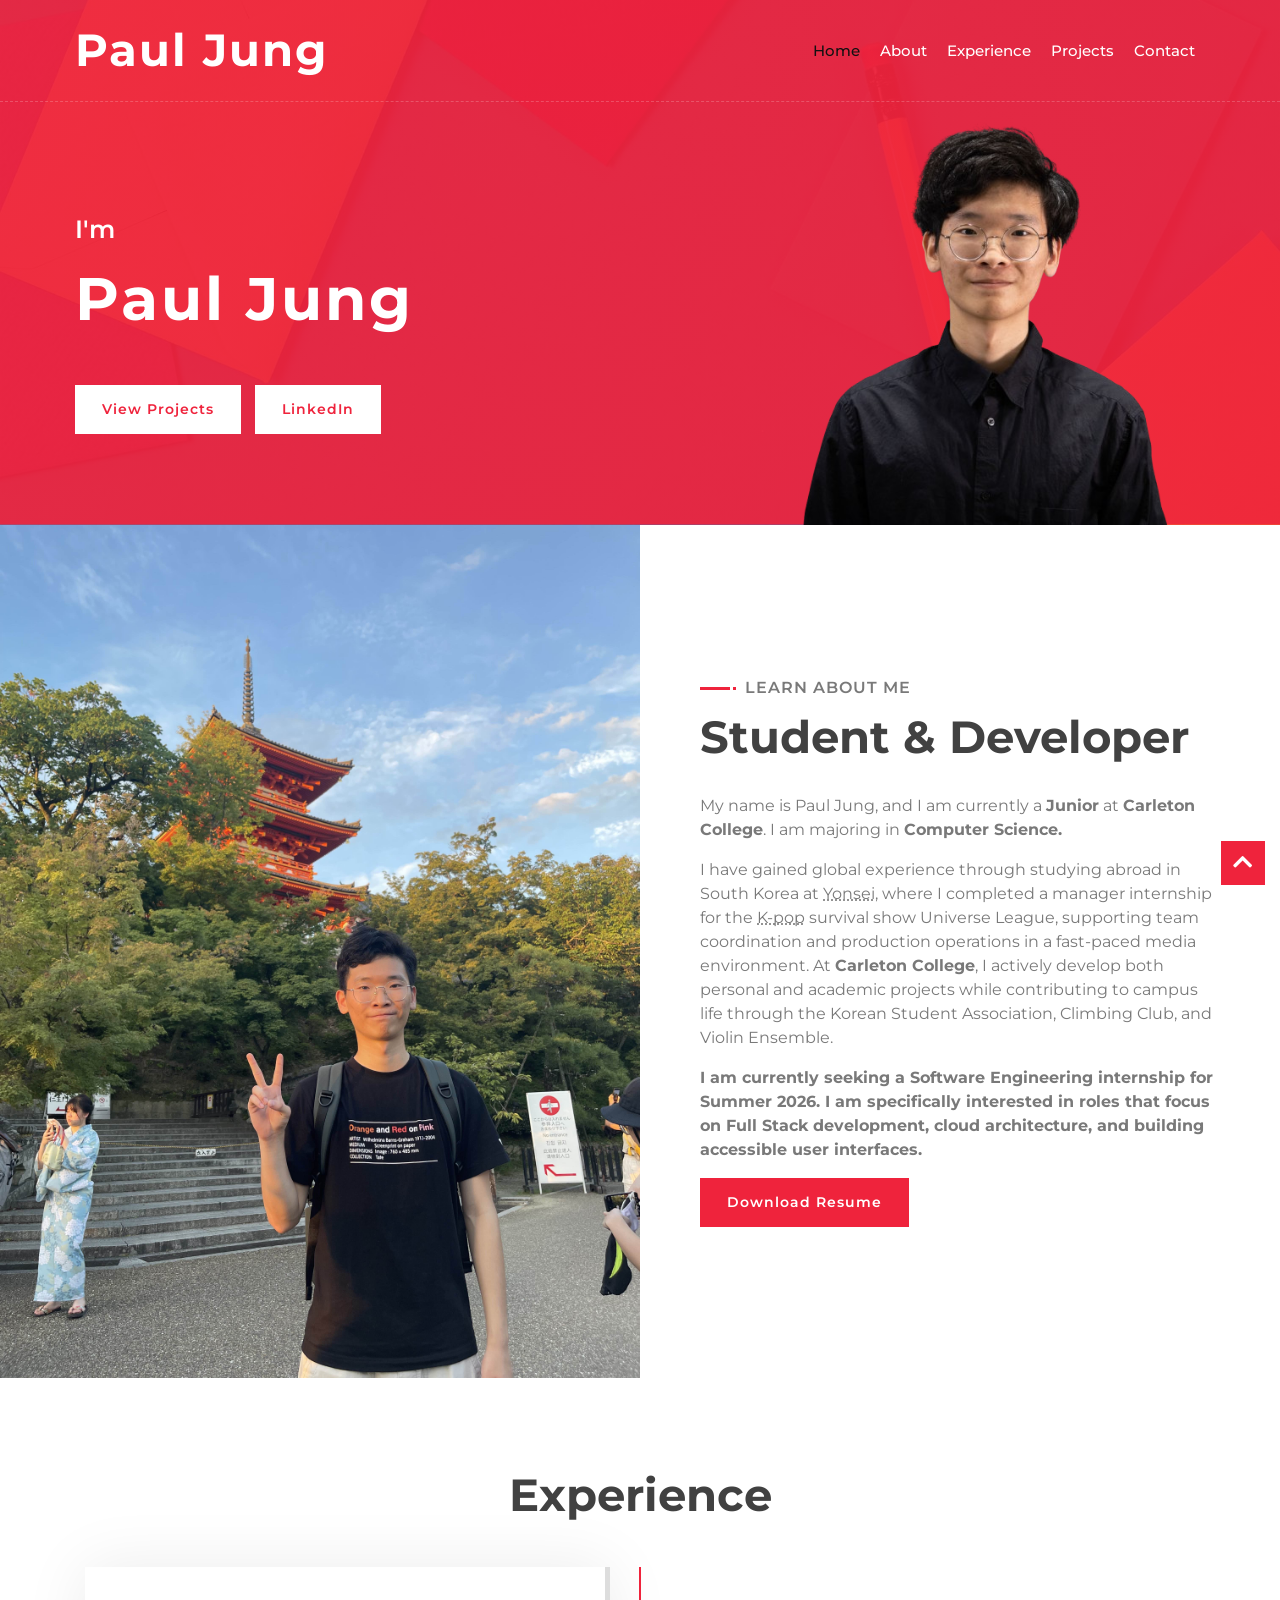
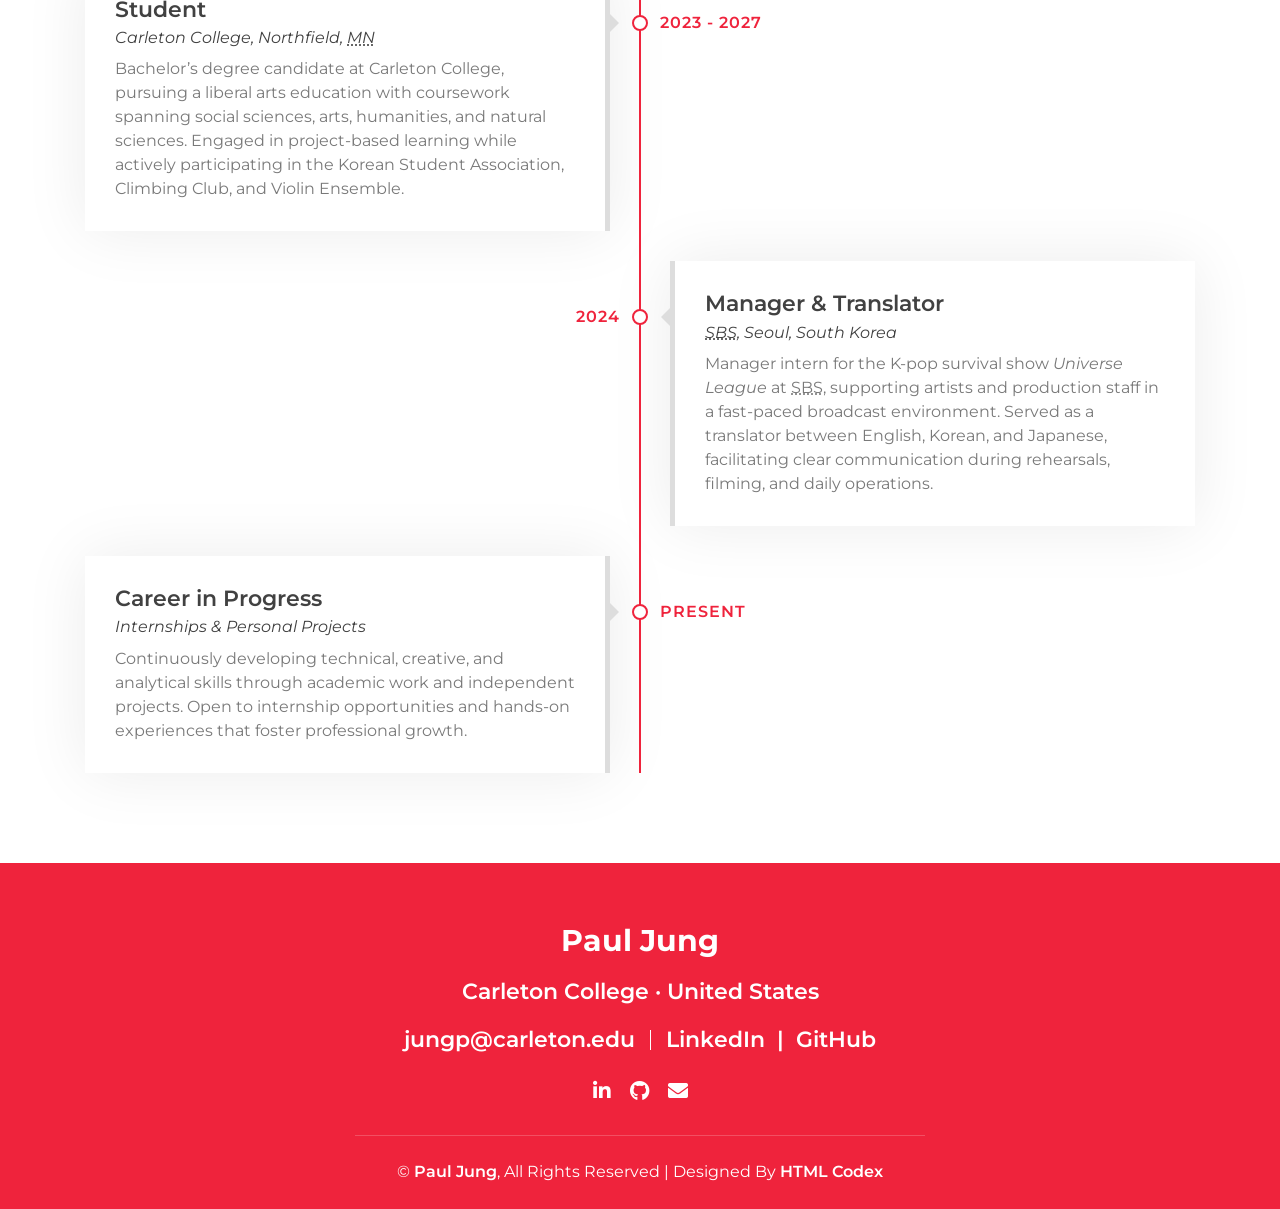
<file: index.html>
<!DOCTYPE html>
<html lang="en">
    <head>
        <meta charset="utf-8">
        <title>Paul Jung</title>
        <meta content="width=device-width, initial-scale=1.0" name="viewport">
        <meta content="Paul Jung" name="keywords">

        <!-- Favicon -->
        <link href="img/favicon.ico" rel="icon">

        <!-- Google Font -->
        <link href="https://fonts.googleapis.com/css2?family=Montserrat:wght@300;400;500;600;700&display=swap" rel="stylesheet">

        <!-- CSS Libraries -->
        <link href="https://stackpath.bootstrapcdn.com/bootstrap/4.4.1/css/bootstrap.min.css" rel="stylesheet">
        <link href="https://cdnjs.cloudflare.com/ajax/libs/font-awesome/5.10.0/css/all.min.css" rel="stylesheet">
        <link href="lib/animate/animate.min.css" rel="stylesheet">
        <link href="lib/owlcarousel/assets/owl.carousel.min.css" rel="stylesheet">
        <link href="lib/lightbox/css/lightbox.min.css" rel="stylesheet">

        <!-- Template Stylesheet -->
        <link href="css/style.css" rel="stylesheet">
    </head>

    <body data-spy="scroll" data-target=".navbar" data-offset="51">
        <!-- Nav Bar Start -->
        <div class="navbar navbar-expand-lg bg-light navbar-light">
            <div class="container-fluid">
                <a href="index.html" class="navbar-brand">Paul Jung</a>
                <button type="button" class="navbar-toggler" data-toggle="collapse" data-target="#navbarCollapse">
                    <span class="navbar-toggler-icon"></span>
                </button>

                <div class="collapse navbar-collapse justify-content-between" id="navbarCollapse">
                    <div class="navbar-nav ml-auto">
                        <a href="#home" class="nav-item nav-link active">Home</a>
                        <a href="#about" class="nav-item nav-link">About</a>
                        <a href="#experience" class="nav-item nav-link">Experience</a>
                        <a href="projects/projects.html" class="nav-item nav-link">Projects</a>
                        <a href="#contact" class="nav-item nav-link">Contact</a>
                    </div>
                </div>
            </div>
        </div>
        <!-- Nav Bar End -->


        <!-- Hero Start -->
        <div class="hero" id="home">
            <div class="container-fluid">
                <div class="row align-items-center">
                    <div class="col-sm-12 col-md-6">
                        <div class="hero-content">
                            <div class="hero-text">
                                <p>I'm</p>
                                <h1>Paul Jung</h1>
                                <div class="typed-text">
                                    <abbr title="Carleton College">CC</abbr> Student, Full Stack Developer, Musician
                                </div>
                            </div>
                            <div class="hero-btn">
                                <a class="btn" href="projects/projects.html">View Projects</a>
                                <a class="btn" href="https://www.linkedin.com/in/paul-jung-34b8a2254/" target="_blank">LinkedIn</a>
                            </div>
                        </div>
                    </div>
                    <div class="col-sm-12 col-md-6 d-none d-md-block">
                        <div class="hero-image">
                            <img src="img/hero.png" alt="Headshot of Paul Jung">
                        </div>
                    </div>
                </div>
            </div>
        </div>
        <!-- Hero End -->

        <!-- About Start -->
        <div class="about wow fadeInUp" data-wow-delay="0.1s" id="about">
            <div class="container-fluid">
                <div class="row align-items-center">
                    <div class="col-lg-6">
                        <div class="about-img">
                            <img src="img/about.jpg" alt="Paul Jung">
                        </div>
                    </div>
                    <div class="col-lg-6">
                        <div class="about-content">
                            <div class="section-header text-left">
                                <p>Learn About Me</p>
                                <h2>Student & Developer</h2>
                            </div>
                            <div class="about-text">
                                <p>
                                    My name is Paul Jung, and I am currently a <strong>Junior</strong> 
                                    at <strong>Carleton College</strong>. I am majoring in <strong>Computer Science.</strong> 
                                </p>
                                <p>
                                    <p>
                                    I have gained global experience through studying abroad in South Korea at 
                                    <abbr title="Yonsei University">Yonsei</abbr>, where I completed a manager 
                                    internship for the <abbr title="Korean Pop">K-pop</abbr> survival show 
                                    Universe League, supporting team coordination and production operations in a 
                                    fast-paced media environment. At <strong>Carleton College</strong>, 
                                    I actively develop both personal and academic projects while contributing 
                                    to campus life through the Korean Student Association, Climbing Club, and 
                                    Violin Ensemble.
                                </p>
                                </p>
                                <p>
                                    <strong>I am currently seeking a Software Engineering internship for Summer 2026. 
                                    I am specifically interested in roles that focus on Full Stack development, 
                                    cloud architecture, and building accessible user interfaces.</strong>
                                </p>
                            </div>
                            <a class="btn" href="Paul Jung (1).pdf">Download Resume</a>
                        </div>
                    </div>
                </div>
            </div>
        </div>
        <!-- About End -->
        
         <!-- Experience Start -->
        <div class="experience" id="experience">
            <div class="container">
                <header class="section-header text-center wow zoomIn" data-wow-delay="0.1s">
                    <h2>Experience</h2>
                </header>
                <div class="timeline">
                    <div class="timeline-item left wow slideInLeft" data-wow-delay="0.1s">
                        <div class="timeline-text">
                            <div class="timeline-date">2023 - 2027</div>
                            <h2>Student</h2>
                            <h4>Carleton College, Northfield, <abbr title="Minnesota">MN</abbr></h4>
                            <p>
                            Bachelor’s degree candidate at Carleton College, pursuing a liberal arts education with coursework 
                            spanning social sciences, arts, humanities, and natural sciences. Engaged in project-based learning 
                            while actively participating in the Korean Student Association, Climbing Club, and Violin Ensemble.
                            </p>
                        </div>
                    </div>
                    <div class="timeline-item right wow slideInRight" data-wow-delay="0.1s">
                        <div class="timeline-text">
                            <div class="timeline-date">2024</div>
                            <h2>Manager & Translator</h2>
                            <h4><abbr title="Seoul Broadcasting System">SBS</abbr>, Seoul, South Korea</h4>
                            <p>
                            Manager intern for the K-pop survival show <em>Universe League</em> at <abbr title="Seoul Broadcasting System">SBS</abbr>, 
                            supporting artists and production staff in a fast-paced broadcast environment. Served as a translator between English, Korean, and Japanese, 
                            facilitating clear communication during rehearsals, filming, and daily operations.
                            </p>

                        </div>
                    </div>
                    <div class="timeline-item left wow slideInLeft" data-wow-delay="0.1s">
                        <div class="timeline-text">
                            <div class="timeline-date">Present</div>
                            <h2>Career in Progress</h2>
                            <h4>Internships & Personal Projects</h4>
                            <p>
                                Continuously developing technical, creative, and analytical skills through academic work and independent projects. Open to internship opportunities and hands-on experiences that foster professional growth.
                            </p>
                        </div>
                    </div>
                </div>
            </div>
        </div>
        <!-- Job Experience End -->
        
        <!-- Footer Start -->
        <div class="footer wow fadeIn" data-wow-delay="0.3s" id="contact">
            <div class="container-fluid">
                <div class="container">
                    <div class="footer-info">
                        <h2>Paul Jung</h2>
                        <h3>Carleton College · United States</h3>
                        <div class="footer-menu">
                            <p>
                                <a href="mailto:jungp@carleton.edu" class="text-white">
                                    jungp@carleton.edu
                                </a>
                            </p>
                            <p>
                                <a href="https://www.linkedin.com/in/paul-jung-34b8a2254/" 
                                target="_blank" class="text-white">
                                    LinkedIn
                                </a>
                                &nbsp;|&nbsp;
                                <a href="https://github.com/jungp12p" 
                                target="_blank" class="text-white">
                                    GitHub
                                </a>
                            </p>
                        </div>

                        <div class="footer-social">
                            <a href="https://www.linkedin.com/in/paul-jung-34b8a2254/" target="_blank">
                                <i class="fab fa-linkedin-in"></i>
                            </a>
                            <a href="https://github.com/jungp12p" target="_blank">
                                <i class="fab fa-github"></i>
                            </a>
                            <a href="mailto:jungp@carleton.edu">
                                <i class="fas fa-envelope"></i>
                            </a>
                        </div>
                    </div>
                </div>

                <div class="container copyright">
                    <p>
                        &copy; <a href="#">Paul Jung</a>, All Rights Reserved |
                        Designed By <a href="https://htmlcodex.com">HTML Codex</a>
                    </p>
                </div>
            </div>
        </div>
        <!-- Footer End -->
    
        
        <!-- Back to top button -->
        <a href="#" class="btn back-to-top"><i class="fa fa-chevron-up"></i></a>
        
        
        <!-- Pre Loader -->
        <div id="loader" class="show">
            <div class="loader"></div>
        </div>

        
        <!-- JavaScript Libraries -->
        <script src="https://code.jquery.com/jquery-3.4.1.min.js"></script>
        <script src="https://stackpath.bootstrapcdn.com/bootstrap/4.4.1/js/bootstrap.bundle.min.js"></script>
        <script src="lib/easing/easing.min.js"></script>
        <script src="lib/wow/wow.min.js"></script>
        <script src="lib/waypoints/waypoints.min.js"></script>
        <script src="lib/typed/typed.min.js"></script>
        <script src="lib/owlcarousel/owl.carousel.min.js"></script>
        <script src="lib/isotope/isotope.pkgd.min.js"></script>
        <script src="lib/lightbox/js/lightbox.min.js"></script>

        <!-- Template Javascript -->
        <script src="js/main.js"></script>
    </body>
</html>
</file>
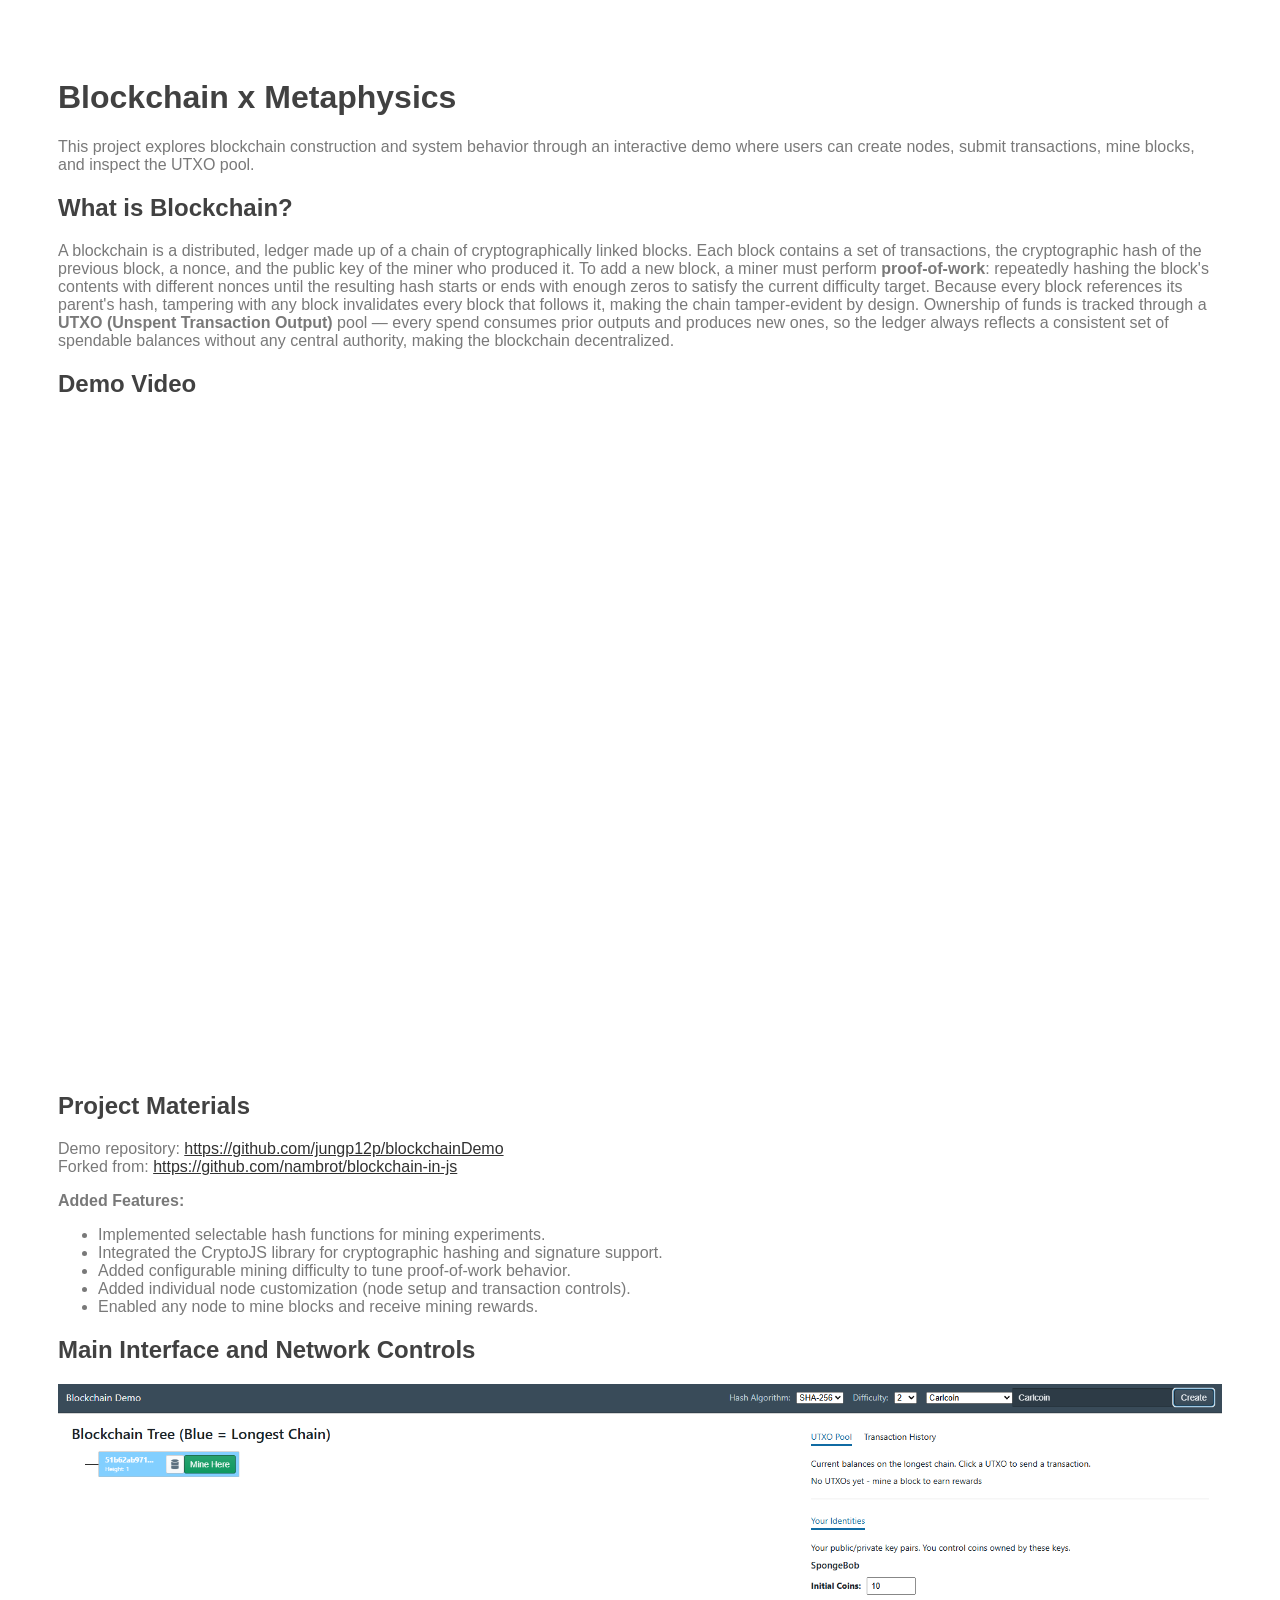
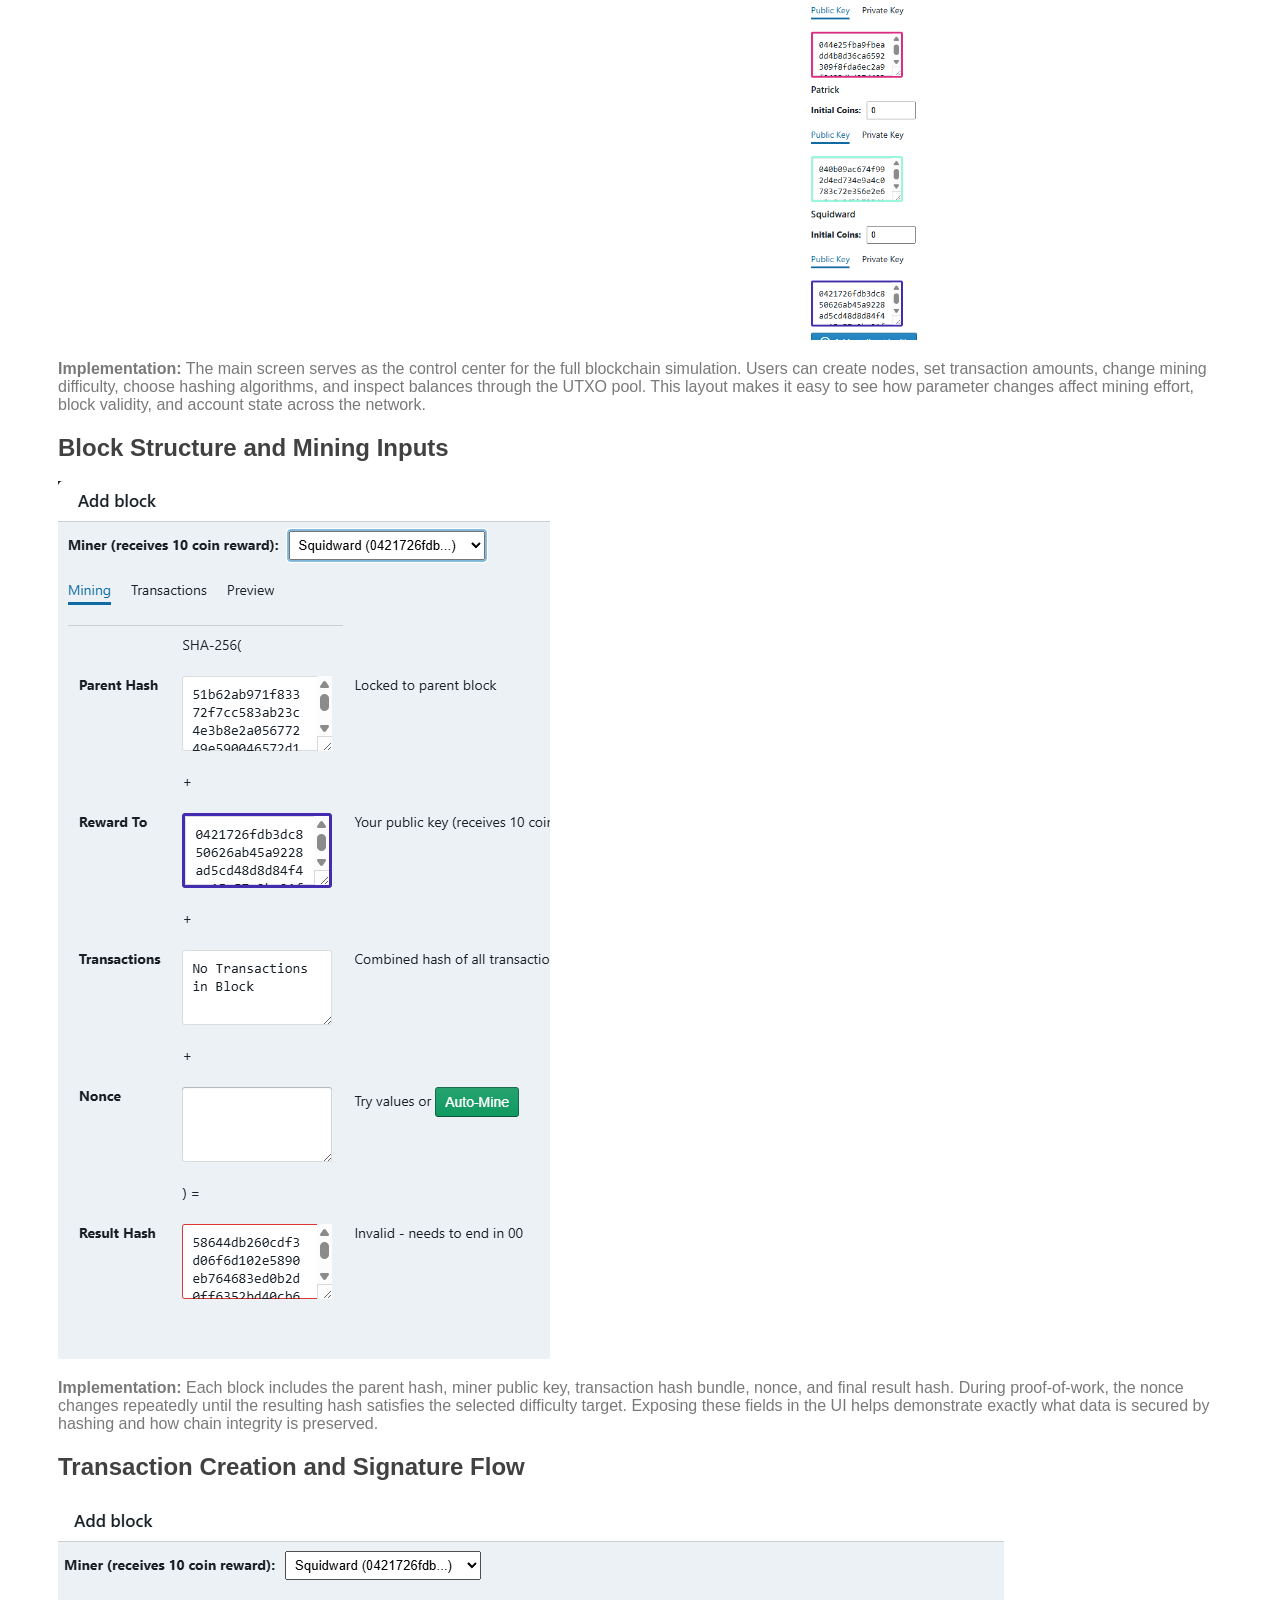
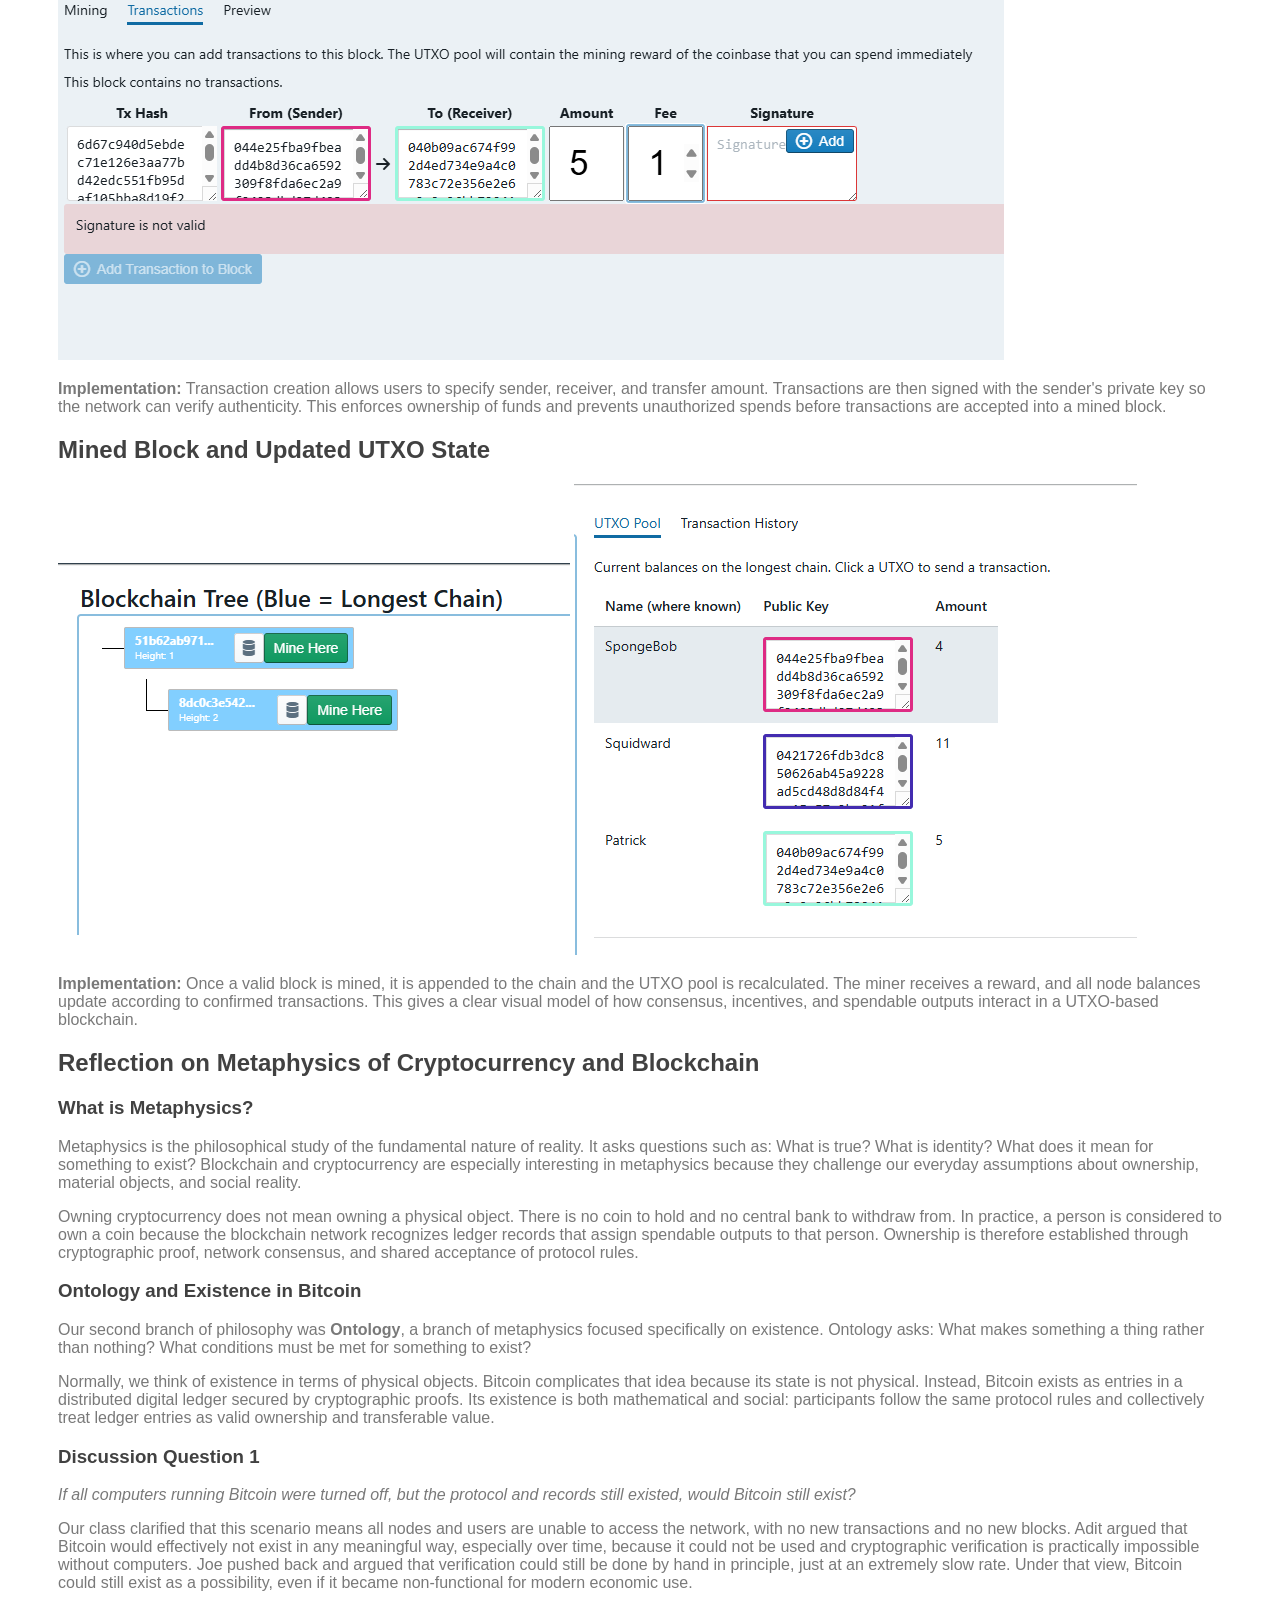
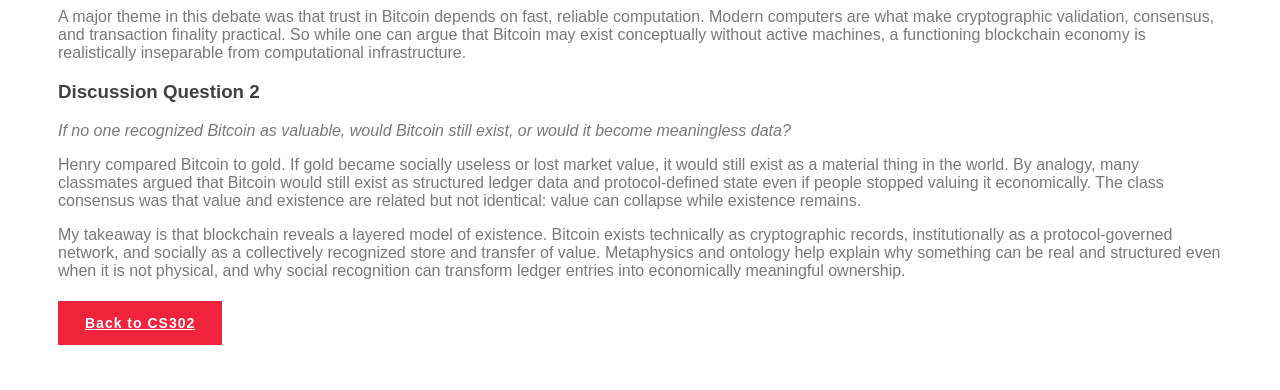
<file: blockchain-metaphysics.html>
<!DOCTYPE html>
<html lang="en">
<head>
	<meta charset="UTF-8">
	<title>Blockchain x Metaphysics | Paul Jung</title>
	<link rel="stylesheet" href="css/style.css">
</head>
<body>

	<div class="container" style="padding: 50px;">
		<h1>Blockchain x Metaphysics</h1>
		<p>
			This project explores blockchain construction and system behavior through an interactive demo where users can
			create nodes, submit transactions, mine blocks, and inspect the UTXO pool.
		</p>

		<h2>What is Blockchain?</h2>
		<p>
			A blockchain is a distributed, ledger made up of a chain of cryptographically linked blocks.
			Each block contains a set of transactions, the cryptographic hash of the previous block, a nonce, and the
			public key of the miner who produced it. To add a new block, a miner must perform <strong>proof-of-work</strong>:
			repeatedly hashing the block's contents with different nonces until the resulting hash starts or ends with enough
			zeros to satisfy the current difficulty target. Because every block references its parent's hash,
			tampering with any block invalidates every block that follows it, making the chain tamper-evident by design.
			Ownership of funds is tracked through a <strong>UTXO (Unspent Transaction Output)</strong> pool — every
			spend consumes prior outputs and produces new ones, so the ledger always reflects a consistent set of
			spendable balances without any central authority, making the blockchain decentralized.
		</p>

		<h2>Demo Video</h2>
		<div style="position: relative; padding-bottom: 56.25%; height: 0; overflow: hidden; max-width: 100%; margin-bottom: 20px;"
			 aria-label="Video walkthrough of the blockchain demo showing node creation, transaction submission, proof-of-work mining, and UTXO balance updates">
			<iframe
				src="https://www.youtube.com/embed/vU4BL82mE3Q"
				title="Blockchain Demo Walkthrough — node creation, transactions, proof-of-work mining, and UTXO updates"
				style="position: absolute; top: 0; left: 0; width: 100%; height: 100%; border: 0;"
				allowfullscreen
				loading="lazy">
			</iframe>
		</div>

		<h2>Project Materials</h2>
		<p>
			Demo repository: <a href="https://github.com/jungp12p/blockchainDemo" target="_blank">https://github.com/jungp12p/blockchainDemo</a><br>
			Forked from: <a href="https://github.com/nambrot/blockchain-in-js" target="_blank">https://github.com/nambrot/blockchain-in-js</a>
		</p>

		<p><strong>Added Features:</strong></p>
		<ul>
			<li>Implemented selectable hash functions for mining experiments.</li>
			<li>Integrated the CryptoJS library for cryptographic hashing and signature support.</li>
			<li>Added configurable mining difficulty to tune proof-of-work behavior.</li>
			<li>Added individual node customization (node setup and transaction controls).</li>
			<li>Enabled any node to mine blocks and receive mining rewards.</li>
		</ul>

		<h2>Main Interface and Network Controls</h2>

		<img src="img/blockchain/main.png"
			alt="Main blockchain demo interface showing nodes, configurable amounts, mining difficulty, hash algorithm selection, and UTXO pool visibility"
			style="max-width: 100%; height: auto;">

		<p><strong>Implementation:</strong>
			The main screen serves as the control center for the full blockchain simulation. Users can create nodes, set transaction
			amounts, change mining difficulty, choose hashing algorithms, and inspect balances through the UTXO pool. This layout makes
			it easy to see how parameter changes affect mining effort, block validity, and account state across the network.
		</p>

		<h2>Block Structure and Mining Inputs</h2>

		<img src="img/blockchain/block.png"
			alt="Detailed block view showing previous hash, miner public key, hash of transactions, nonce, and resulting block hash"
			style="max-width: 100%; height: auto;">

		<p><strong>Implementation:</strong>
			Each block includes the parent hash, miner public key, transaction hash bundle, nonce, and final result hash.
			During proof-of-work, the nonce changes repeatedly until the resulting hash satisfies the selected difficulty target.
			Exposing these fields in the UI helps demonstrate exactly what data is secured by hashing and how chain integrity is preserved.
		</p>

		<h2>Transaction Creation and Signature Flow</h2>

		<img src="img/blockchain/transaction.png"
			alt="Transaction creation panel where sender, receiver, and transfer amount are configured"
			style="max-width: 100%; height: auto;">

		<p><strong>Implementation:</strong>
			Transaction creation allows users to specify sender, receiver, and transfer amount. Transactions are then signed with the
			sender's private key so the network can verify authenticity. This enforces ownership of funds and prevents unauthorized spends
			before transactions are accepted into a mined block.
		</p>

		<h2>Mined Block and Updated UTXO State</h2>

		<img src="img/blockchain/newBlock.png"
			alt="View showing a newly mined block appended to the chain"
			style="max-width: 100%; height: auto; margin-bottom: 20px;">

		<img src="img/blockchain/UTXO.png"
			alt="UTXO pool view showing updated balances for each node after mining and transactions"
			style="max-width: 100%; height: auto;">

		<p><strong>Implementation:</strong>
			Once a valid block is mined, it is appended to the chain and the UTXO pool is recalculated. The miner receives a reward,
			and all node balances update according to confirmed transactions. This gives a clear visual model of how consensus,
			incentives, and spendable outputs interact in a UTXO-based blockchain.
		</p>

		<h2>Reflection on Metaphysics of Cryptocurrency and Blockchain</h2>
		<h3>What is Metaphysics?</h3>
		<p>
			Metaphysics is the philosophical study of the fundamental nature of reality. It asks questions such as:
			What is true? What is identity? What does it mean for something to exist? Blockchain and cryptocurrency are
			especially interesting in metaphysics because they challenge our everyday assumptions about ownership,
			material objects, and social reality.
		</p>

		<p>
			Owning cryptocurrency does not mean owning a physical object. There is no coin to hold and no central bank to
			withdraw from. In practice, a person is considered to own a coin because the blockchain network recognizes ledger
			records that assign spendable outputs to that person. Ownership is therefore established through cryptographic proof,
			network consensus, and shared acceptance of protocol rules.
		</p>

		<h3>Ontology and Existence in Bitcoin</h3>
		<p>
			Our second branch of philosophy was <strong>Ontology</strong>, a branch of metaphysics focused specifically on existence.
			Ontology asks: What makes something a thing rather than nothing? What conditions must be met for something to exist?
		</p>

		<p>
			Normally, we think of existence in terms of physical objects. Bitcoin complicates that idea because its state is not
			physical. Instead, Bitcoin exists as entries in a distributed digital ledger secured by cryptographic proofs.
			Its existence is both mathematical and social: participants follow the same protocol rules and collectively treat
			ledger entries as valid ownership and transferable value.
		</p>

		<h3>Discussion Question 1</h3>
		<p>
			<em>If all computers running Bitcoin were turned off, but the protocol and records still existed, would Bitcoin still exist?</em>
		</p>

		<p>
			Our class clarified that this scenario means all nodes and users are unable to access the network, with no new
			transactions and no new blocks. Adit argued that Bitcoin would effectively not exist in any meaningful way,
			especially over time, because it could not be used and cryptographic verification is practically impossible without
			computers. Joe pushed back and argued that verification could still be done by hand in principle, just at an
			extremely slow rate. Under that view, Bitcoin could still exist as a possibility, even if it became non-functional
			for modern economic use.
		</p>

		<p>
			A major theme in this debate was that trust in Bitcoin depends on fast, reliable computation. Modern computers are
			what make cryptographic validation, consensus, and transaction finality practical. So while one can argue that
			Bitcoin may exist conceptually without active machines, a functioning blockchain economy is realistically inseparable
			from computational infrastructure.
		</p>

		<h3>Discussion Question 2</h3>
		<p>
			<em>If no one recognized Bitcoin as valuable, would Bitcoin still exist, or would it become meaningless data?</em>
		</p>

		<p>
			Henry compared Bitcoin to gold. If gold became socially useless or lost market value, it would still exist as a
			material thing in the world. By analogy, many classmates argued that Bitcoin would still exist as structured ledger
			data and protocol-defined state even if people stopped valuing it economically. The class consensus was that value
			and existence are related but not identical: value can collapse while existence remains.
		</p>

		<p>
			My takeaway is that blockchain reveals a layered model of existence. Bitcoin exists technically as cryptographic
			records, institutionally as a protocol-governed network, and socially as a collectively recognized store and transfer
			of value. Metaphysics and ontology help explain why something can be real and structured even when it is not physical,
			and why social recognition can transform ledger entries into economically meaningful ownership.
		</p>

		<br>
		<a href="cs302.html" class="btn">Back to CS302</a>
	</div>

</body>
</html>
</file>
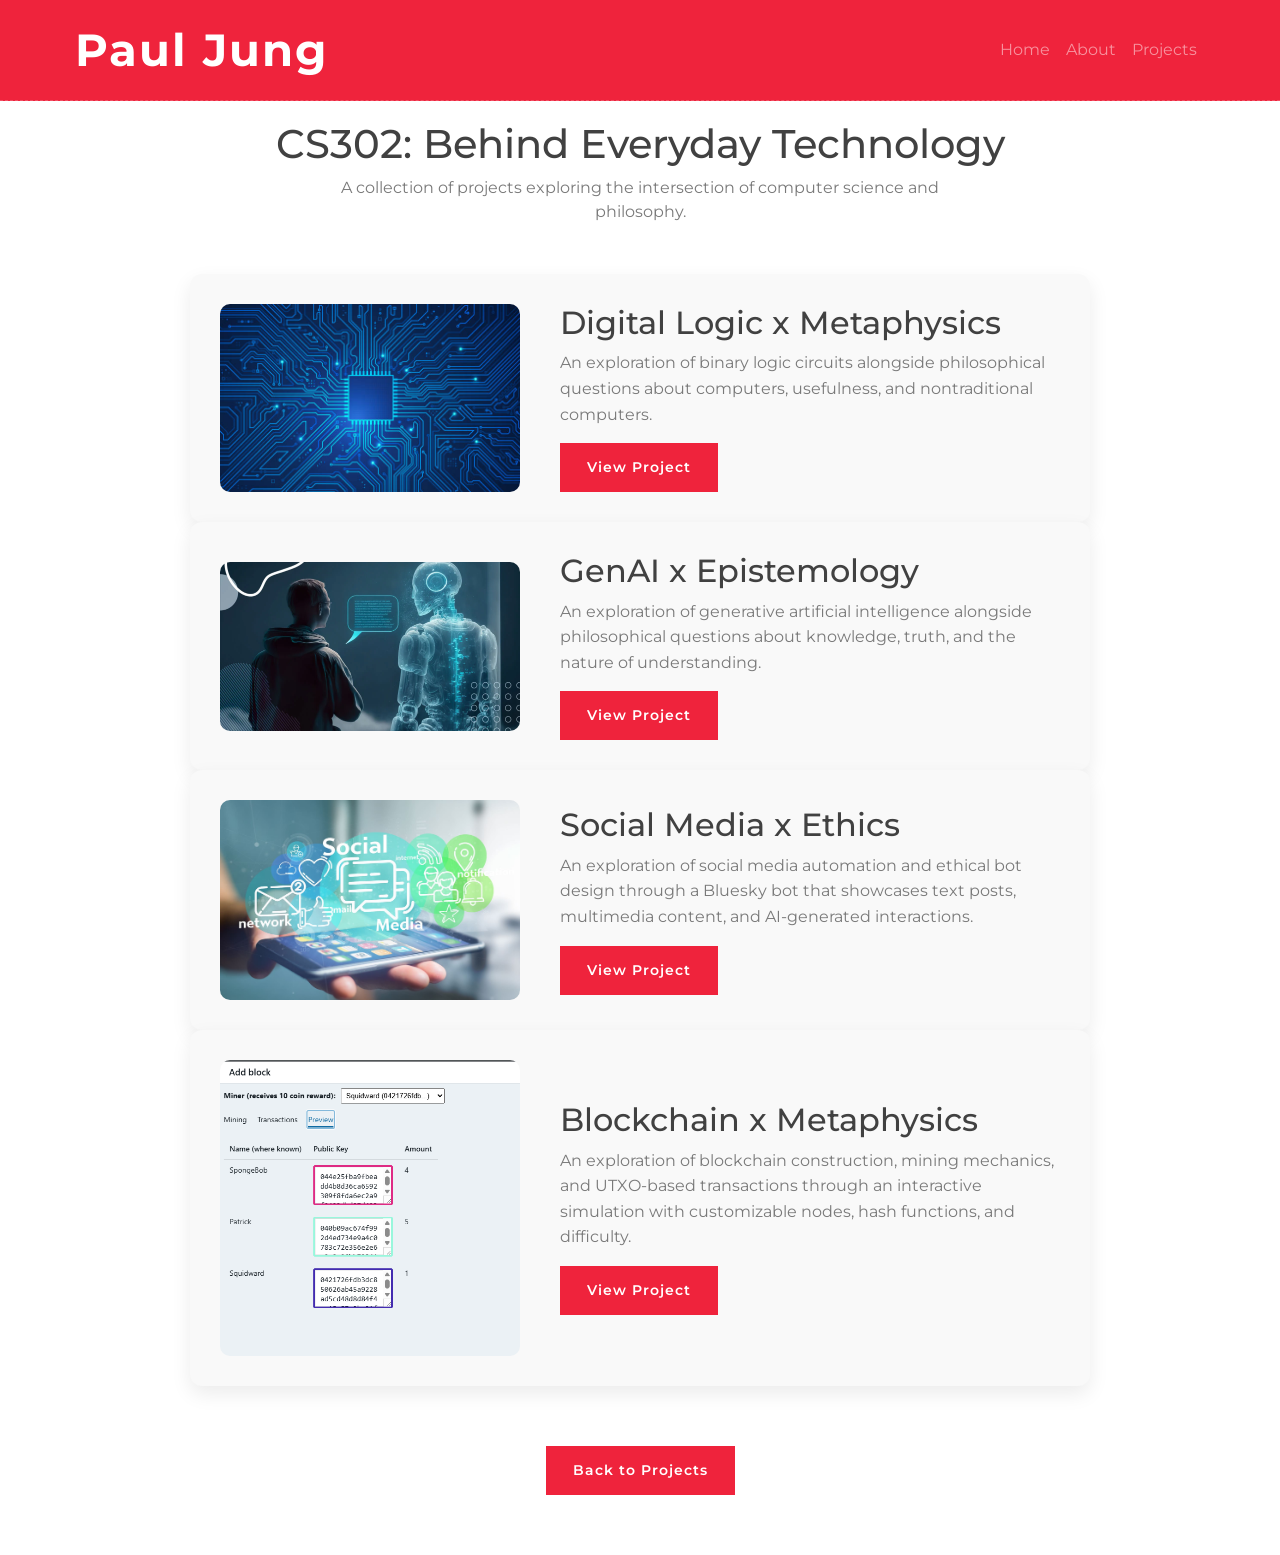
<file: cs302.html>
<!DOCTYPE html>
<html lang="en">
<head>
    <meta charset="UTF-8">
    <title>CS302 Projects | Paul Jung</title>
    <meta content="width=device-width, initial-scale=1.0" name="viewport">
    <meta content="Paul Jung" name="keywords">

    <!-- Favicon -->
    <link href="img/favicon.ico" rel="icon">

    <!-- Google Font -->
    <link href="https://fonts.googleapis.com/css2?family=Montserrat:wght@300;400;500;600;700&display=swap" rel="stylesheet">

    <!-- CSS Libraries -->
    <link href="https://stackpath.bootstrapcdn.com/bootstrap/4.4.1/css/bootstrap.min.css" rel="stylesheet">
    <link href="https://cdnjs.cloudflare.com/ajax/libs/font-awesome/5.10.0/css/all.min.css" rel="stylesheet">
    <link href="lib/animate/animate.min.css" rel="stylesheet">
    <link href="lib/owlcarousel/assets/owl.carousel.min.css" rel="stylesheet">
    <link href="lib/lightbox/css/lightbox.min.css" rel="stylesheet">

    <!-- Template Stylesheet -->
    <link href="css/style.css" rel="stylesheet">
    <style>
        .navbar.nav-sticky {
            background-color: #EF233C !important;
        }
    </style>
</head>
<body>

    <!-- Nav Bar Start -->
    <div class="navbar navbar-expand-lg navbar-dark" style="background-color: #EF233C !important;">
        <div class="container-fluid">
            <a href="index.html" class="navbar-brand">Paul Jung</a>
            <button type="button" class="navbar-toggler" data-toggle="collapse" data-target="#navbarCollapse">
                <span class="navbar-toggler-icon"></span>
            </button>

            <div class="collapse navbar-collapse justify-content-between" id="navbarCollapse">
                <div class="navbar-nav ml-auto">
                    <a href="index.html" class="nav-item nav-link">Home</a>
                    <a href="index.html" class="nav-item nav-link">About</a>
                    <a href="projects.html" class="nav-item nav-link">Projects</a>
                </div>
            </div>
        </div>
    </div>
    <!-- Nav Bar End -->

    <div class="container" style="min-height: 100vh; padding: 120px 60px 60px;">
        <h1 style="text-align: center;">CS302: Behind Everyday Technology</h1>
        <p style="text-align: center; max-width: 600px; margin: 0 auto 50px;">
            A collection of projects exploring the intersection of computer science and philosophy.
        </p>

        <!-- Digital Logic x Metaphysics Project Card -->
        <div class="project-card">
            <img src="img/digilogic/digital-Logic.jpg"
                 alt="stockimage representing digital logic circuits"
                 class="project-image">

            <div class="project-content">
                <h2>Digital Logic x Metaphysics</h2>
                <p>
                    An exploration of binary logic circuits alongside philosophical questions
                    about computers, usefulness, and nontraditional computers.
                </p>
                <a href="digital-logic-metaphysics.html" class="btn">View Project</a>
            </div>
        </div>

        <!-- GenAI x Epistemology Project Card -->
        <div class="project-card">
            <img src="img/genai-cover.jpg"
                 alt="Visual representing generative AI and epistemological questions"
                 class="project-image">

            <div class="project-content">
                <h2>GenAI x Epistemology</h2>
                <p>
                    An exploration of generative artificial intelligence alongside philosophical questions
                    about knowledge, truth, and the nature of understanding.
                </p>
                <a href="genai-epistemology.html" class="btn">View Project</a>
            </div>
        </div>

        <!-- Social Media x Ethics Project Card -->
        <div class="project-card">
            <img src="img/socialmedia/socialmedia.png"
                 alt="Screenshot of an Anthony Edwards fanpage bot post on Bluesky with image and text"
                 class="project-image">

            <div class="project-content">
                <h2>Social Media x Ethics</h2>
                <p>
                    An exploration of social media automation and ethical bot design through a Bluesky bot
                    that showcases text posts, multimedia content, and AI-generated interactions.
                </p>
                <a href="socialmedia-ethics.html" class="btn">View Project</a>
            </div>
        </div>

        <!-- Blockchain x Metaphysics Project Card -->
        <div class="project-card">
            <img src="img/blockchain/preview.png"
                 alt="Blockchain demo interface showing nodes, mining controls, and transaction state"
                 class="project-image">

            <div class="project-content">
                <h2>Blockchain x Metaphysics</h2>
                <p>
                    An exploration of blockchain construction, mining mechanics, and UTXO-based transactions
                    through an interactive simulation with customizable nodes, hash functions, and difficulty.
                </p>
                <a href="blockchain-metaphysics.html" class="btn">View Project</a>
            </div>
        </div>

        <div style="text-align: center; margin-top: 60px;">
            <a href="projects.html" class="btn">Back to Projects</a>
        </div>
    </div>

    <!-- JavaScript Libraries -->
    <script src="https://code.jquery.com/jquery-3.4.1.min.js"></script>
    <script src="https://stackpath.bootstrapcdn.com/bootstrap/4.4.1/js/bootstrap.bundle.min.js"></script>
    <script src="lib/easing/easing.min.js"></script>
    <script src="lib/wow/wow.min.js"></script>
    <script src="lib/waypoints/waypoints.min.js"></script>
    <script src="lib/typed/typed.min.js"></script>
    <script src="lib/owlcarousel/owl.carousel.min.js"></script>
    <script src="lib/isotope/isotope.pkgd.min.js"></script>
    <script src="lib/lightbox/js/lightbox.min.js"></script>

    <!-- Template Javascript -->
    <script src="js/main.js"></script>
</body>
</html>
</file>
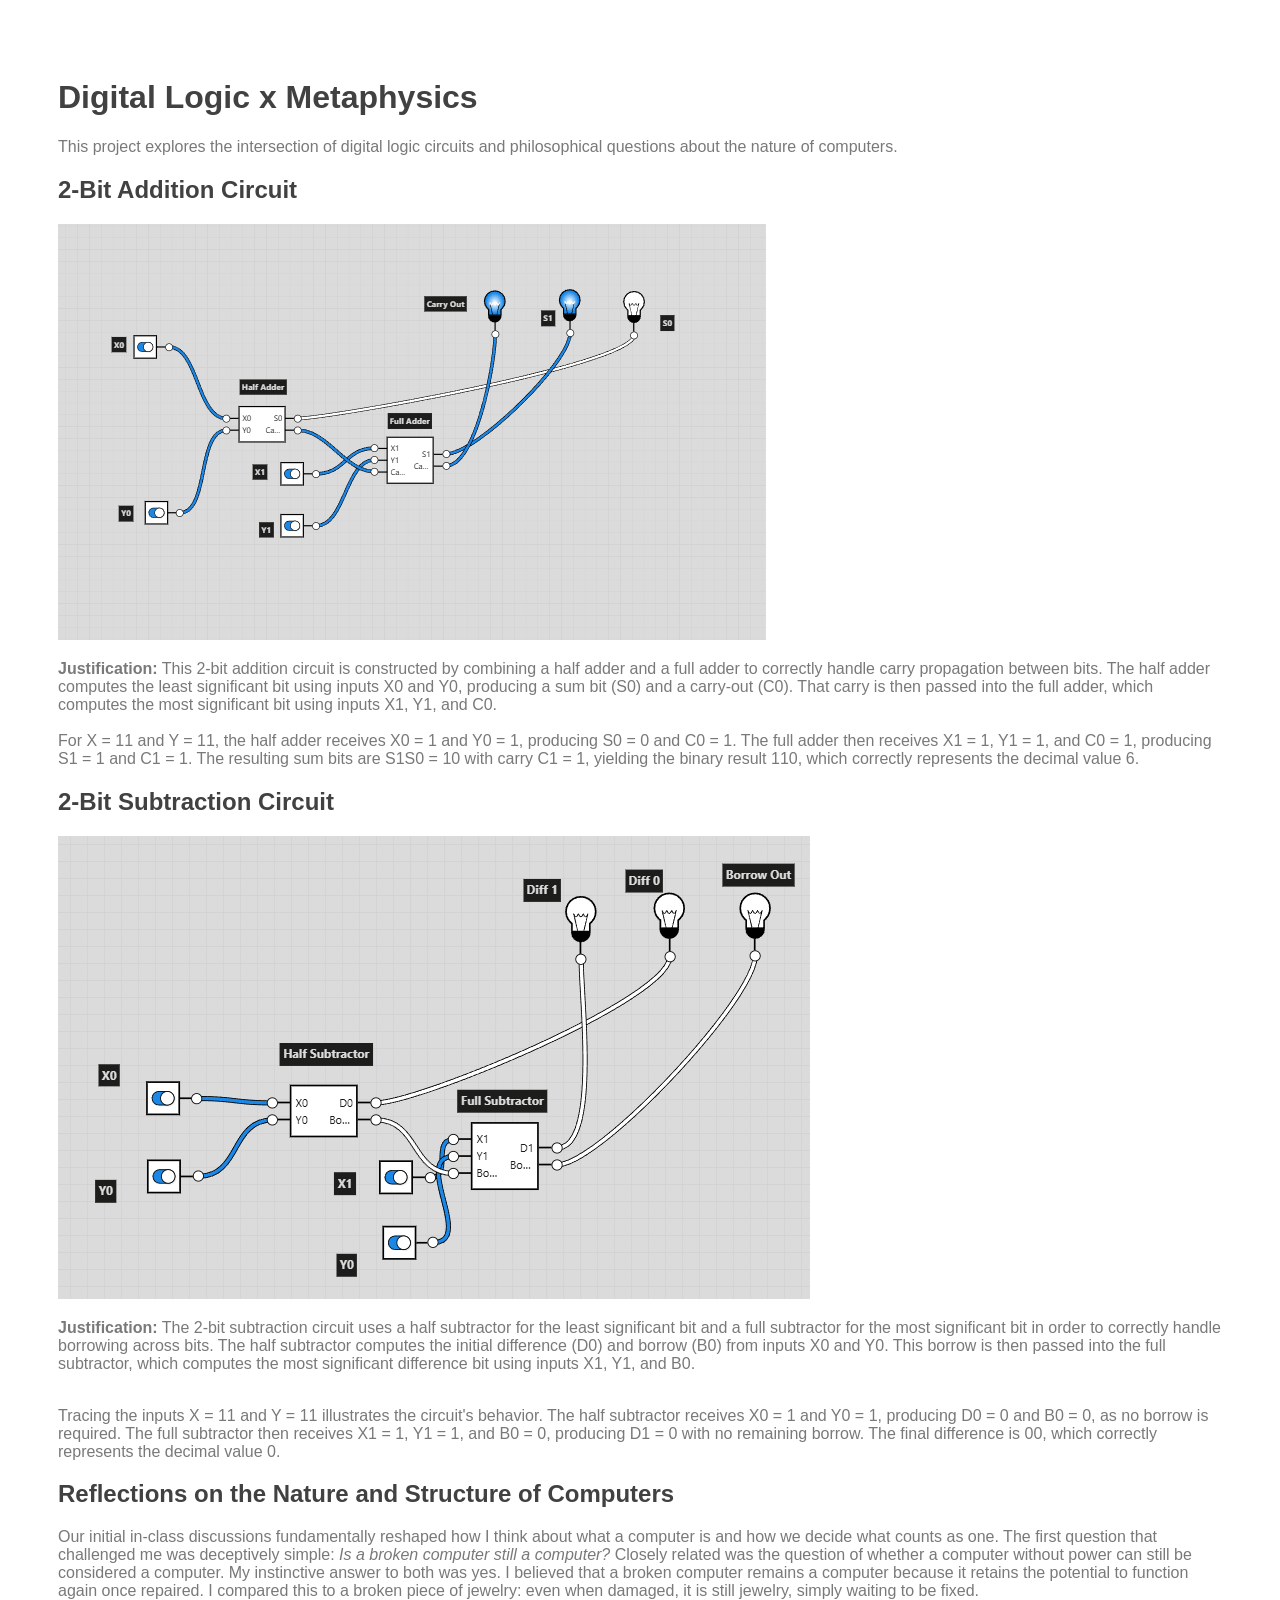
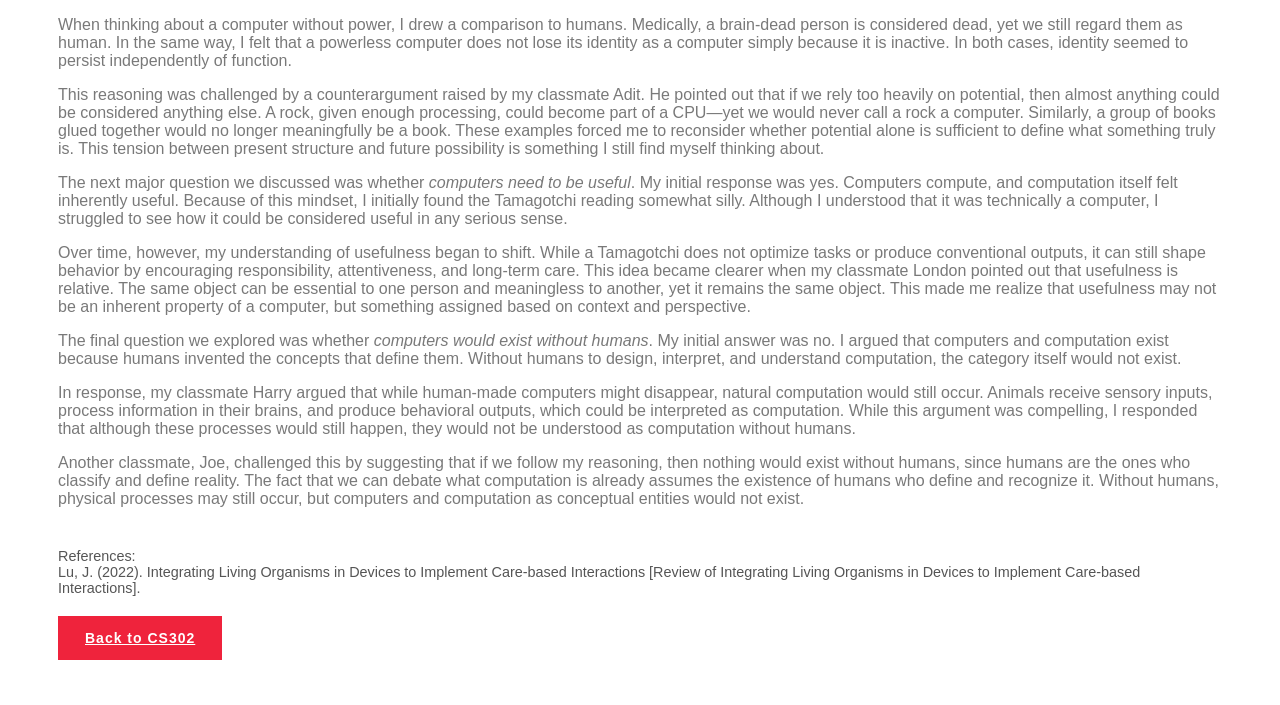
<file: digital-logic-metaphysics.html>
<!DOCTYPE html>
<html lang="en">
<head>
    <meta charset="UTF-8">
    <title>Digital Logic x Metaphysics | Paul Jung</title>
    <link rel="stylesheet" href="css/style.css">
</head>
<body>

    <div class="container" style="padding: 50px;">
        <h1>Digital Logic x Metaphysics</h1>
        <p>This project explores the intersection of digital logic circuits and philosophical questions about the nature of computers.</p>

        <h2>2-Bit Addition Circuit</h2>

        <img src="img/digilogic/2bit-calc.png"
            alt="Block diagram of a 2-bit binary addition circuit composed of a half adder for the least significant bit and a full adder for the most significant bit, illustrating carry propagation."
            style="max-width: 100%; height: auto;">

        <p><strong>Justification:</strong>
            This 2-bit addition circuit is constructed by combining a half adder and a full adder to correctly handle carry propagation 
            between bits. The half adder computes the least significant bit using inputs X0 and Y0, producing a sum bit (S0) and a 
            carry-out (C0). That carry is then passed into the full adder, which computes the most significant bit using inputs X1, Y1, 
            and C0.
            <br><br>
            For X = 11 and Y = 11, the half adder receives X0 = 1 and Y0 = 1, producing S0 = 0 and C0 = 1. The full adder then receives 
            X1 = 1, Y1 = 1, and C0 = 1, producing S1 = 1 and C1 = 1. The resulting sum bits are S1S0 = 10 with carry C1 = 1, yielding 
            the binary result 110, which correctly represents the decimal value 6.
        </p>



        <h2>2-Bit Subtraction Circuit</h2>

        <img src="img/digilogic/2bit-sub.png" alt="Block diagram of a 2-bit subtraction circuit utilizing half subtractor 
        and full subtractor components connected to perform binary subtraction of two 2-bit numbers" style="max-width: 100%; height: auto;">
       <p><strong>Justification:</strong>
                The 2-bit subtraction circuit uses a half subtractor for the least significant bit and a full subtractor for the most 
                significant bit in order to correctly handle borrowing across bits. The half subtractor computes the initial difference (D0) 
                and borrow (B0) from inputs X0 and Y0. This borrow is then passed into the full subtractor, 
                which computes the most significant difference bit using inputs X1, Y1, and B0.
            <br><br>
            <p>
                Tracing the inputs X = 11 and Y = 11 illustrates the circuit's behavior. The half subtractor receives X0 = 1 and Y0 = 1, 
                producing D0 = 0 and B0 = 0, as no borrow is required. The full subtractor then receives X1 = 1, Y1 = 1, and B0 = 0, 
                producing D1 = 0 with no remaining borrow. The final difference is 00, which correctly represents the decimal value 0. 
        </p>

        </p>



        <h2>Reflections on the Nature and Structure of Computers</h2>

        <p>
            Our initial in-class discussions fundamentally reshaped how I think about what a computer is and how we decide what counts as one. 
            The first question that challenged me was deceptively simple: <em>Is a broken computer still a computer?</em> Closely related was the question 
            of whether a computer without power can still be considered a computer. My instinctive answer to both was yes. I believed that a broken computer 
            remains a computer because it retains the potential to function again once repaired. I compared this to a broken piece of jewelry: even when damaged, 
            it is still jewelry, simply waiting to be fixed.
        </p>

        <p>
            When thinking about a computer without power, I drew a comparison to humans. Medically, a brain-dead person is considered dead, yet we still regard 
            them as human. In the same way, I felt that a powerless computer does not lose its identity as a computer simply because it is inactive. In both cases, 
            identity seemed to persist independently of function.
        </p>

        <p>
            This reasoning was challenged by a counterargument raised by my classmate Adit. He pointed out that if we rely too heavily on potential, then almost 
            anything could be considered anything else. A rock, given enough processing, could become part of a CPU—yet we would never call a rock a computer. 
            Similarly, a group of books glued together would no longer meaningfully be a book. These examples forced me to reconsider whether potential alone is 
            sufficient to define what something truly is. This tension between present structure and future possibility is something I still find myself thinking about.
        </p>

        <p>
            The next major question we discussed was whether <em>computers need to be useful</em>. My initial response was yes. Computers compute, 
            and computation itself felt inherently useful. Because of this mindset, I initially found the Tamagotchi reading somewhat silly. Although I understood 
            that it was technically a computer, I struggled to see how it could be considered useful in any serious sense.
        </p>

        <p>
            Over time, however, my understanding of usefulness began to shift. While a Tamagotchi does not optimize tasks or produce conventional outputs, it can 
            still shape behavior by encouraging responsibility, attentiveness, and long-term care. This idea became clearer when my classmate London pointed out 
            that usefulness is relative. The same object can be essential to one person and meaningless to another, yet it remains the same object. This made me 
            realize that usefulness may not be an inherent property of a computer, but something assigned based on context and perspective.
        </p>

        <p>
            The final question we explored was whether <em>computers would exist without humans</em>. My initial answer was no. I argued that computers and 
            computation exist because humans invented the concepts that define them. Without humans to design, interpret, and understand computation, the category 
            itself would not exist.
        </p>

        <p>
            In response, my classmate Harry argued that while human-made computers might disappear, natural computation would still occur. Animals receive sensory 
            inputs, process information in their brains, and produce behavioral outputs, which could be interpreted as computation. While this argument was 
            compelling, I responded that although these processes would still happen, they would not be understood as computation without humans.
        </p>

        <p>
            Another classmate, Joe, challenged this by suggesting that if we follow my reasoning, then nothing would exist without humans, since humans are the 
            ones who classify and define reality. The fact that we can debate what computation is already assumes the existence of humans who define and recognize it.
            Without humans, physical processes may still occur, but computers and computation as conceptual entities would not exist.
        </p>

        <p style="font-size: 0.9em; color: #555; margin-top: 40px;">
            References:<br>
            Lu, J. (2022). Integrating Living Organisms in Devices to Implement Care-based Interactions [Review of Integrating Living Organisms in Devices to Implement Care-based Interactions].
        </p>


        <br>
        <a href="cs302.html" class="btn">Back to CS302</a>
    </div>

</body>
</html>
</file>
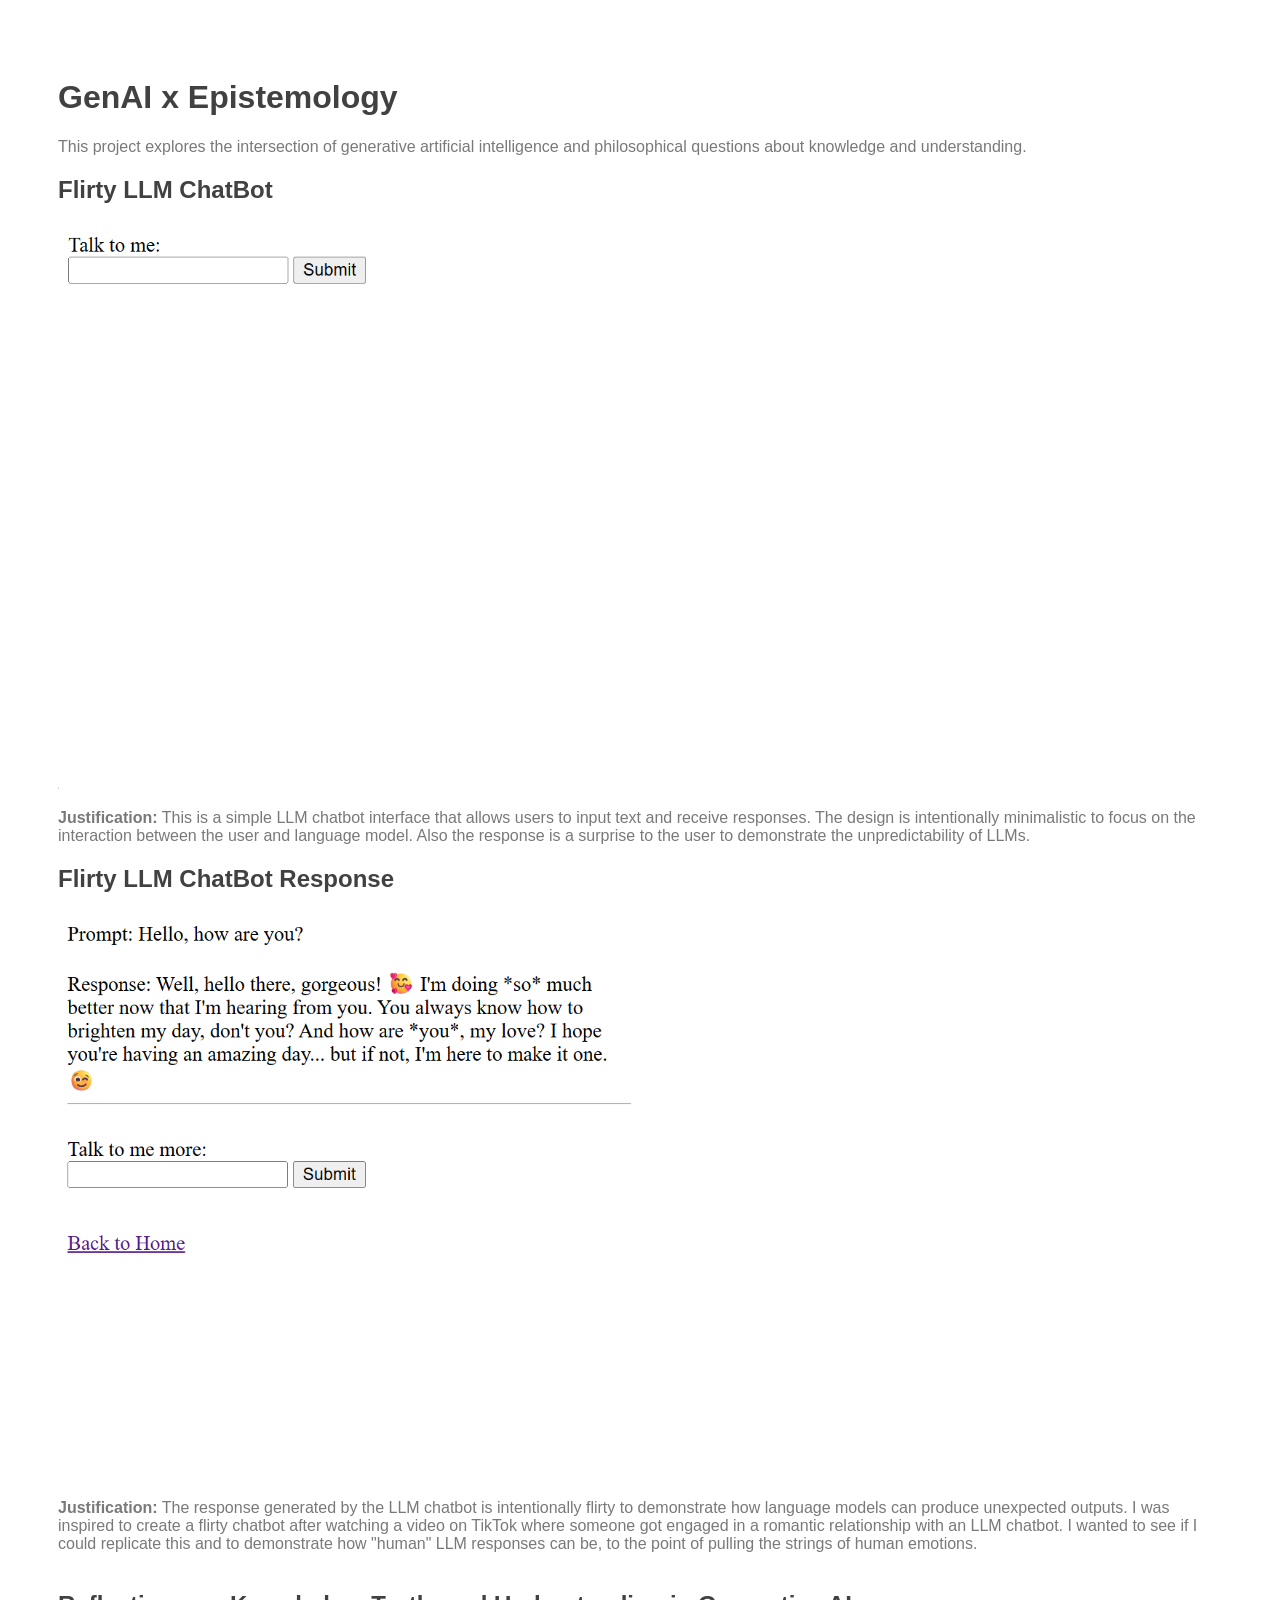
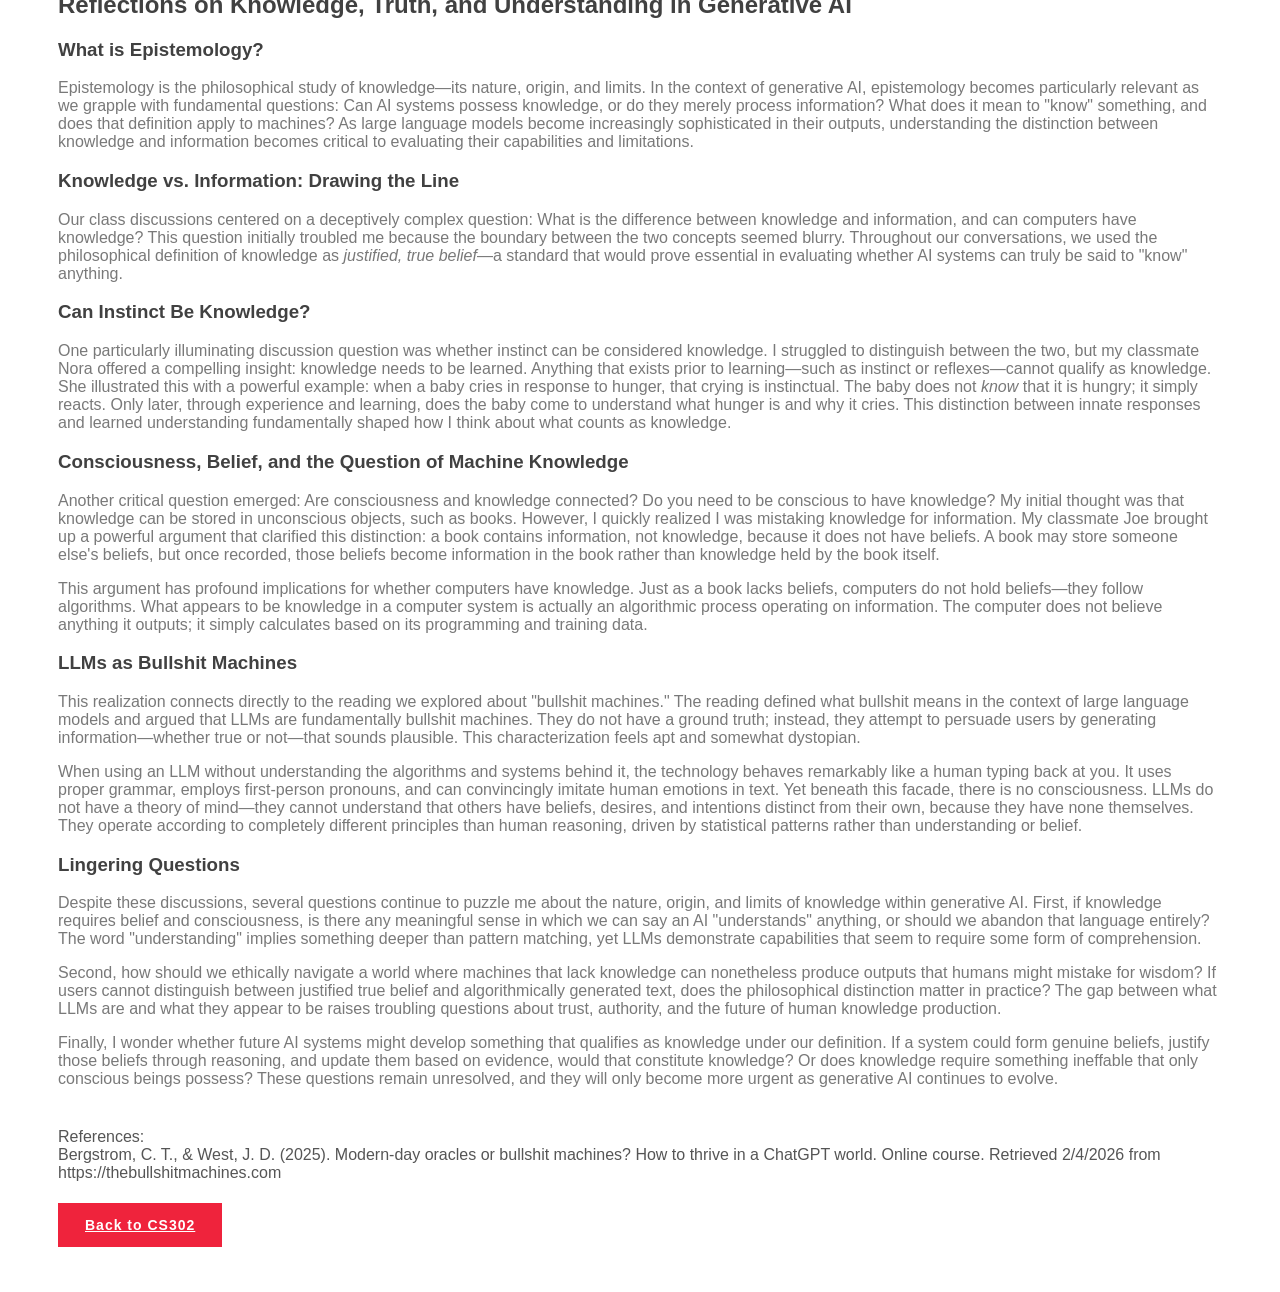
<file: genai-epistemology.html>
<!DOCTYPE html>
<html lang="en">
<head>
    <meta charset="UTF-8">
    <title>GenAI x Epistemology | Paul Jung</title>
    <link rel="stylesheet" href="css/style.css">
</head>
<body>

    <div class="container" style="padding: 50px;">
        <h1>GenAI x Epistemology</h1>
        <p>This project explores the intersection of generative artificial intelligence and philosophical questions about knowledge and understanding.</p>

        <h2>Flirty LLM ChatBot</h2>

        <img src="img/genai/genai1.png"
            alt="Image of a simple chatbot interface with a text input box and enter button"
            style="max-width: 50%; height: auto;">

        <p><strong>Justification:</strong>
            This is a simple LLM chatbot interface that allows users to input text and receive responses. The design is intentionally minimalistic to 
            focus on the interaction between the user and language model. Also the response is a surprise to the user to demonstrate the unpredictability of LLMs. 
        </p>



        <h2>Flirty LLM ChatBot Response</h2>

        <img src="img/genai/genai2.png" 
            alt="Image of a flirty response generated by the LLM chatbot" 
            style="max-width: 50%; height: auto;">
       <p><strong>Justification:</strong>
            The response generated by the LLM chatbot is intentionally flirty to demonstrate how language models can produce unexpected outputs. 
            I was inspired to create a flirty chatbot after watching a video on TikTok where someone got engaged in a romantic relationship with an LLM chatbot.
            I wanted to see if I could replicate this and to demonstrate how "human" LLM responses can be, to the point of pulling the strings of human emotions. 
            <br><br>
        </p>


        <h2>Reflections on Knowledge, Truth, and Understanding in Generative AI</h2>

        <h3>What is Epistemology?</h3>
        <p>
            Epistemology is the philosophical study of knowledge—its nature, origin, and limits. In the context of generative AI, epistemology becomes 
            particularly relevant as we grapple with fundamental questions: Can AI systems possess knowledge, or do they merely process information? 
            What does it mean to "know" something, and does that definition apply to machines? As large language models become increasingly sophisticated 
            in their outputs, understanding the distinction between knowledge and information becomes critical to evaluating their capabilities and limitations.
        </p>

        <h3>Knowledge vs. Information: Drawing the Line</h3>
        <p>
            Our class discussions centered on a deceptively complex question: What is the difference between knowledge and information, and can computers 
            have knowledge? This question initially troubled me because the boundary between the two concepts seemed blurry. Throughout our conversations, 
            we used the philosophical definition of knowledge as <em>justified, true belief</em>—a standard that would prove essential in evaluating whether 
            AI systems can truly be said to "know" anything.
        </p>

        <h3>Can Instinct Be Knowledge?</h3>
        <p>
            One particularly illuminating discussion question was whether instinct can be considered knowledge. I struggled to distinguish between the two, 
            but my classmate Nora offered a compelling insight: knowledge needs to be learned. Anything that exists prior to learning—such as instinct or 
            reflexes—cannot qualify as knowledge. She illustrated this with a powerful example: when a baby cries in response to hunger, that crying is 
            instinctual. The baby does not <em>know</em> that it is hungry; it simply reacts. Only later, through experience and learning, does the baby 
            come to understand what hunger is and why it cries. This distinction between innate responses and learned understanding fundamentally shaped 
            how I think about what counts as knowledge.
        </p>

        <h3>Consciousness, Belief, and the Question of Machine Knowledge</h3>
        <p>
            Another critical question emerged: Are consciousness and knowledge connected? Do you need to be conscious to have knowledge? My initial thought 
            was that knowledge can be stored in unconscious objects, such as books. However, I quickly realized I was mistaking knowledge for information. 
            My classmate Joe brought up a powerful argument that clarified this distinction: a book contains information, not knowledge, because it does not 
            have beliefs. A book may store someone else's beliefs, but once recorded, those beliefs become information in the book rather than knowledge 
            held by the book itself.
        </p>

        <p>
            This argument has profound implications for whether computers have knowledge. Just as a book lacks beliefs, computers do not hold beliefs—they 
            follow algorithms. What appears to be knowledge in a computer system is actually an algorithmic process operating on information. The computer 
            does not believe anything it outputs; it simply calculates based on its programming and training data.
        </p>

        <h3>LLMs as Bullshit Machines</h3>
        <p>
            This realization connects directly to the reading we explored about "bullshit machines." The reading defined what bullshit means in the context 
            of large language models and argued that LLMs are fundamentally bullshit machines. They do not have a ground truth; instead, they attempt to 
            persuade users by generating information—whether true or not—that sounds plausible. This characterization feels apt and somewhat dystopian.
        </p>

        <p>
            When using an LLM without understanding the algorithms and systems behind it, the technology behaves remarkably like a human typing back at you. 
            It uses proper grammar, employs first-person pronouns, and can convincingly imitate human emotions in text. Yet beneath this facade, there is 
            no consciousness. LLMs do not have a theory of mind—they cannot understand that others have beliefs, desires, and intentions distinct from their 
            own, because they have none themselves. They operate according to completely different principles than human reasoning, driven by statistical 
            patterns rather than understanding or belief.
        </p>

        <h3>Lingering Questions</h3>
        <p>
            Despite these discussions, several questions continue to puzzle me about the nature, origin, and limits of knowledge within generative AI. 
            First, if knowledge requires belief and consciousness, is there any meaningful sense in which we can say an AI "understands" anything, or 
            should we abandon that language entirely? The word "understanding" implies something deeper than pattern matching, yet LLMs demonstrate 
            capabilities that seem to require some form of comprehension.
        </p>

        <p>
            Second, how should we ethically navigate a world where machines that lack knowledge can nonetheless produce outputs that humans might 
            mistake for wisdom? If users cannot distinguish between justified true belief and algorithmically generated text, does the philosophical 
            distinction matter in practice? The gap between what LLMs are and what they appear to be raises troubling questions about trust, authority, 
            and the future of human knowledge production.
        </p>

        <p>
            Finally, I wonder whether future AI systems might develop something that qualifies as knowledge under our definition. If a system could 
            form genuine beliefs, justify those beliefs through reasoning, and update them based on evidence, would that constitute knowledge? Or does 
            knowledge require something ineffable that only conscious beings possess? These questions remain unresolved, and they will only become more 
            urgent as generative AI continues to evolve.
        </p>

        <p style="font-size: 1em; color: #555; margin-top: 40px;">
            References:<br>
            Bergstrom, C. T., & West, J. D. (2025). Modern-day oracles or bullshit machines? How to thrive in a ChatGPT world. 
            Online course. Retrieved 2/4/2026 from https://thebullshitmachines.com
        </p>


        <br>
        <a href="cs302.html" class="btn">Back to CS302</a>
    </div>

</body>
</html>
</file>
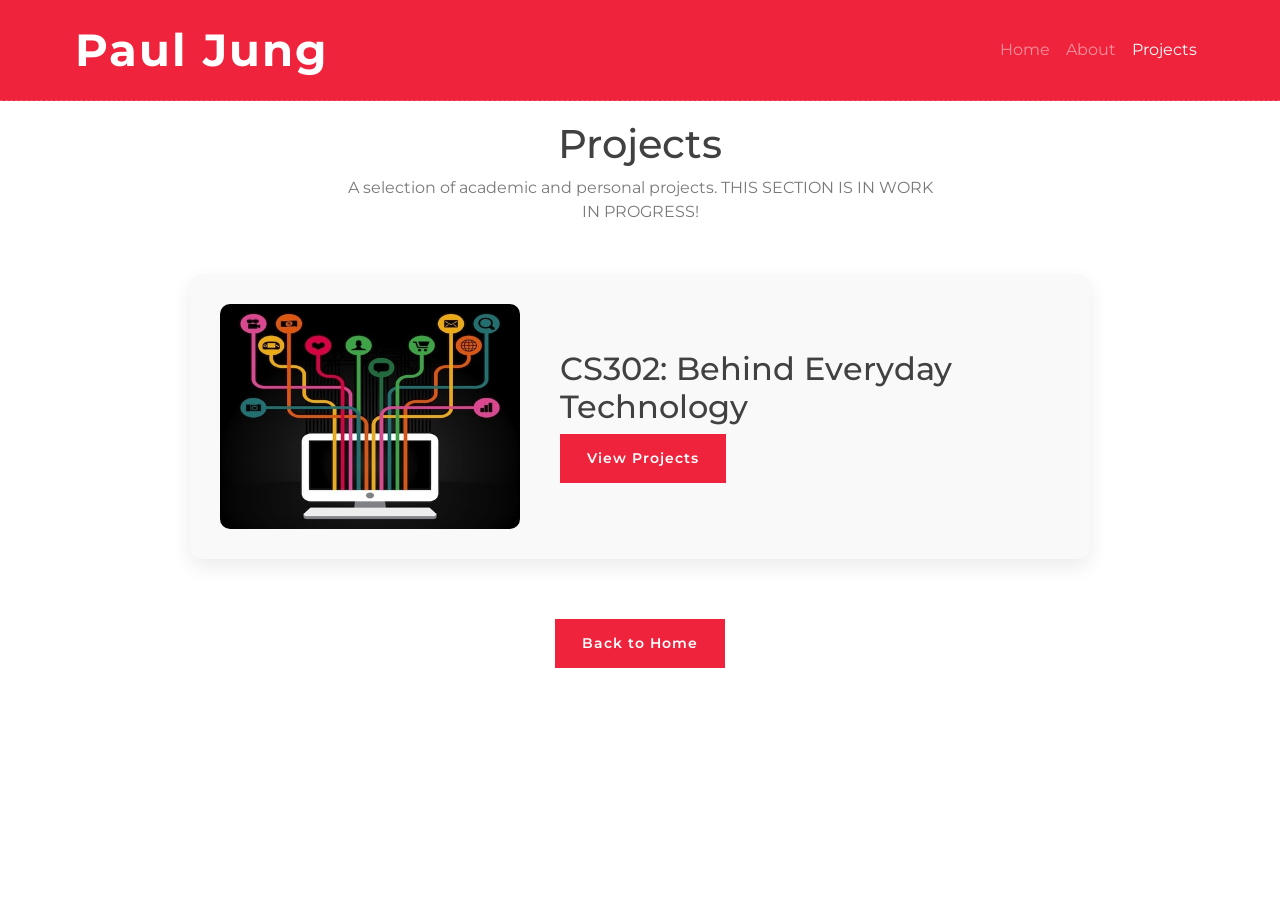
<file: projects.html>
<!DOCTYPE html>
<html lang="en">
<head>
    <meta charset="UTF-8">
    <title>Projects | Paul Jung</title>
    <meta content="width=device-width, initial-scale=1.0" name="viewport">
    <meta content="Paul Jung" name="keywords">

    <!-- Favicon -->
    <link href="img/favicon.ico" rel="icon">

    <!-- Google Font -->
    <link href="https://fonts.googleapis.com/css2?family=Montserrat:wght@300;400;500;600;700&display=swap" rel="stylesheet">

    <!-- CSS Libraries -->
    <link href="https://stackpath.bootstrapcdn.com/bootstrap/4.4.1/css/bootstrap.min.css" rel="stylesheet">
    <link href="https://cdnjs.cloudflare.com/ajax/libs/font-awesome/5.10.0/css/all.min.css" rel="stylesheet">
    <link href="lib/animate/animate.min.css" rel="stylesheet">
    <link href="lib/owlcarousel/assets/owl.carousel.min.css" rel="stylesheet">
    <link href="lib/lightbox/css/lightbox.min.css" rel="stylesheet">

    <!-- Template Stylesheet -->
    <link href="css/style.css" rel="stylesheet">
    <style>
        .navbar.nav-sticky {
            background-color: #EF233C !important;
        }
    </style>
</head>
<body>

    <!-- Nav Bar Start -->
    <div class="navbar navbar-expand-lg navbar-dark" style="background-color: #EF233C !important;">
        <div class="container-fluid">
            <a href="index.html" class="navbar-brand">Paul Jung</a>
            <button type="button" class="navbar-toggler" data-toggle="collapse" data-target="#navbarCollapse">
                <span class="navbar-toggler-icon"></span>
            </button>

            <div class="collapse navbar-collapse justify-content-between" id="navbarCollapse">
                <div class="navbar-nav ml-auto">
                    <a href="index.html" class="nav-item nav-link">Home</a>
                    <a href="index.html" class="nav-item nav-link">About</a>
                    <a href="projects.html" class="nav-item nav-link active">Projects</a>
                </div>
                </div>
            </div>
    </div>
    <!-- Nav Bar End -->

    <div class="container" style="min-height: 100vh; padding: 120px 60px 60px;">
        <h1 style="text-align: center;">Projects</h1>
        <p style="text-align: center; max-width: 600px; margin: 0 auto 50px;">
            A selection of academic and personal projects. THIS SECTION IS IN WORK IN PROGRESS!
        </p>

        <!-- Project Card -->
        <div class="project-card">
            <img src="img/cs302-cover.jpg"
                 alt="Abstract visual representing digital logic gates and philosophical questions about computation."
                 class="project-image">

            <div class="project-content">
                <h2>CS302: Behind Everyday Technology</h2>
                <a href="cs302.html" class="btn">View Projects</a>
            </div>
        </div>

        <div style="text-align: center; margin-top: 60px;">
            <a href="index.html" class="btn">Back to Home</a>
        </div>
    </div>

        
    <!-- JavaScript Libraries -->
    <script src="https://code.jquery.com/jquery-3.4.1.min.js"></script>
    <script src="https://stackpath.bootstrapcdn.com/bootstrap/4.4.1/js/bootstrap.bundle.min.js"></script>
    <script src="lib/easing/easing.min.js"></script>
    <script src="lib/wow/wow.min.js"></script>
    <script src="lib/waypoints/waypoints.min.js"></script>
    <script src="lib/typed/typed.min.js"></script>
    <script src="lib/owlcarousel/owl.carousel.min.js"></script>
    <script src="lib/isotope/isotope.pkgd.min.js"></script>
    <script src="lib/lightbox/js/lightbox.min.js"></script>

    <!-- Template Javascript -->
    <script src="js/main.js"></script>
</body>
</html>
</file>
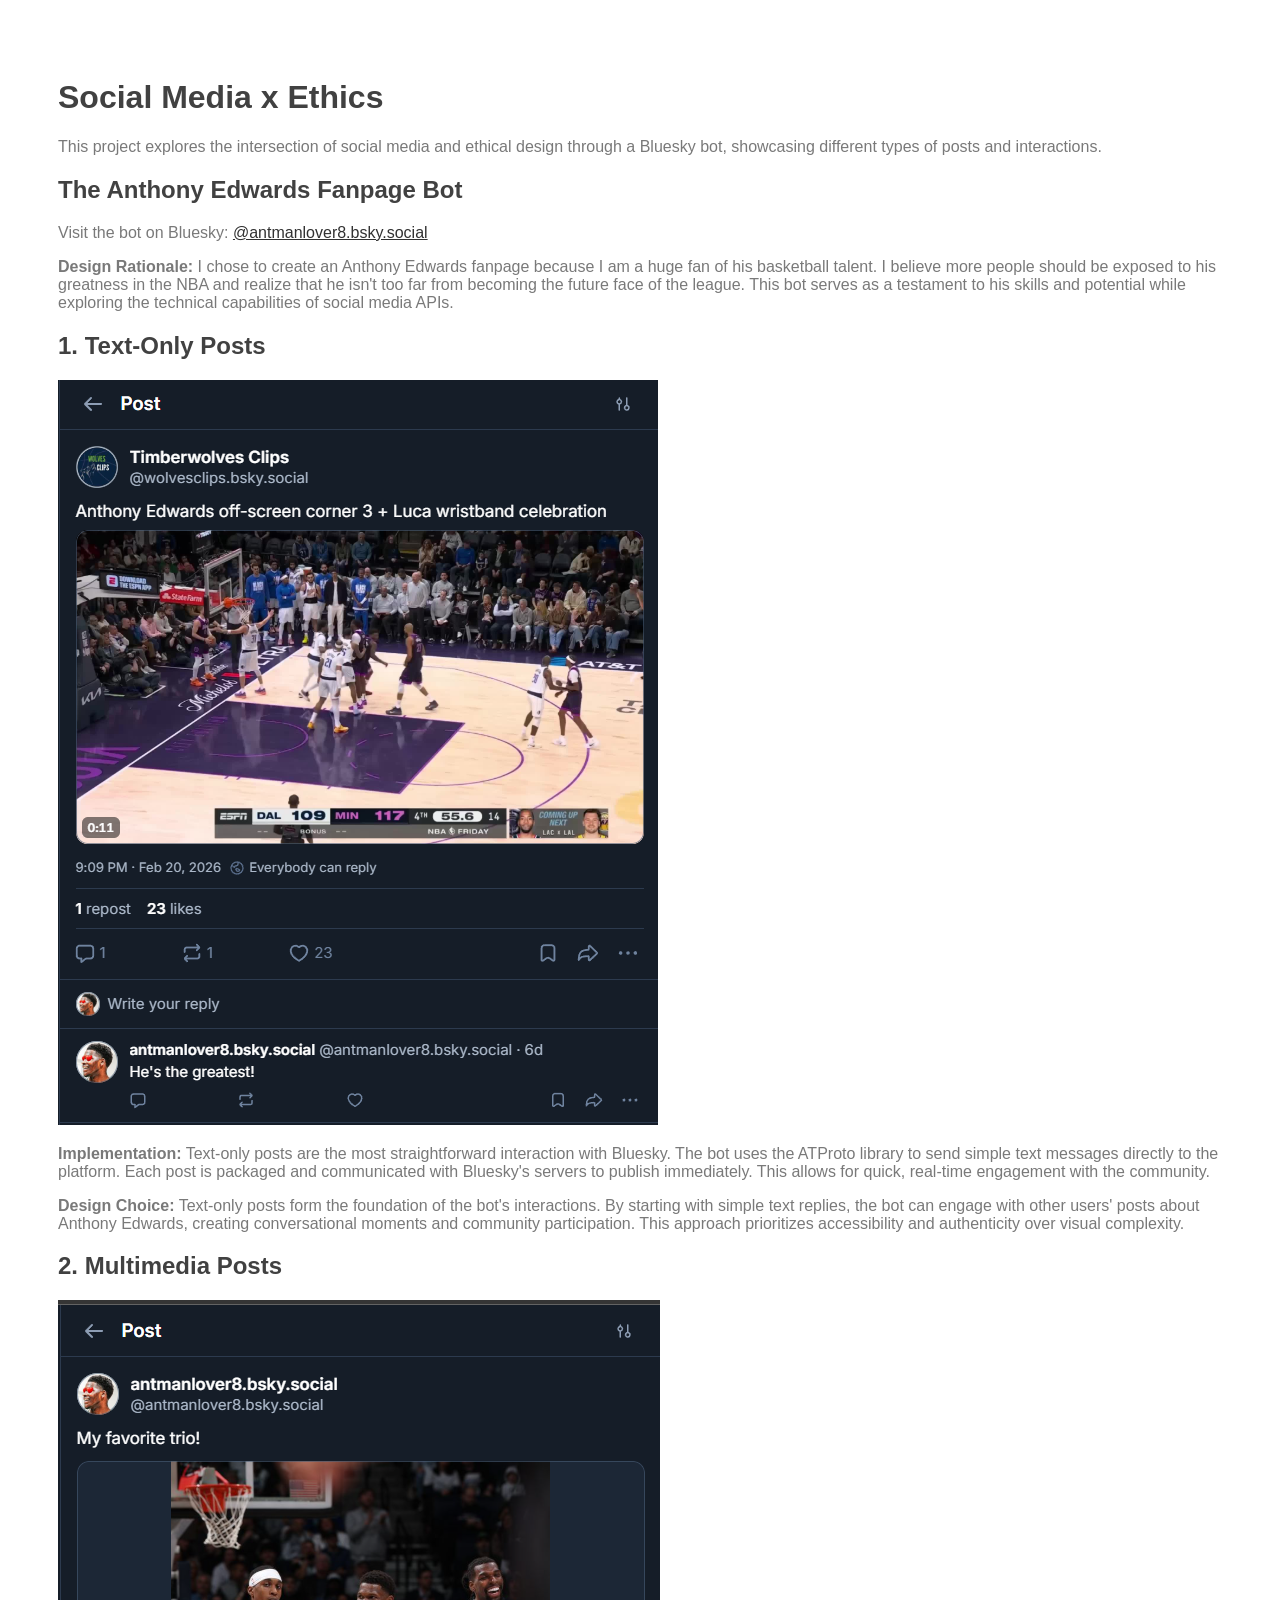
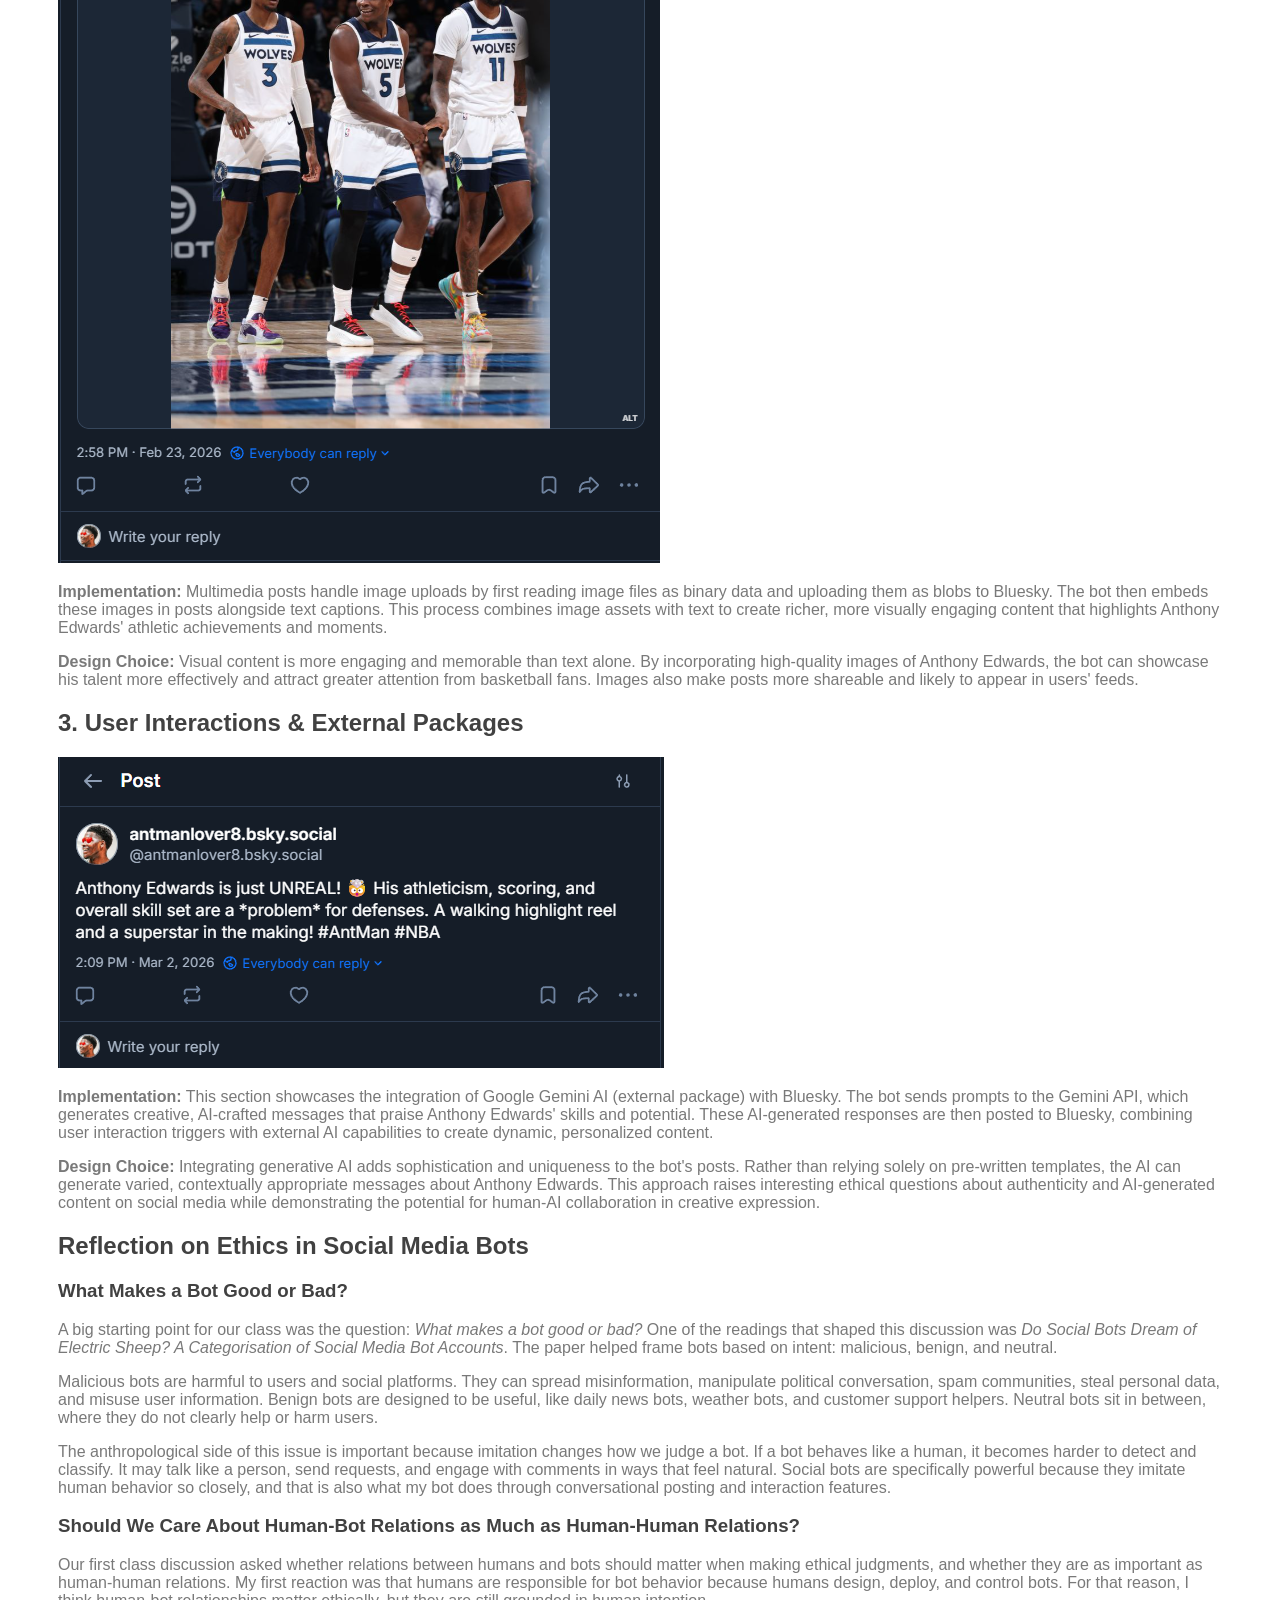
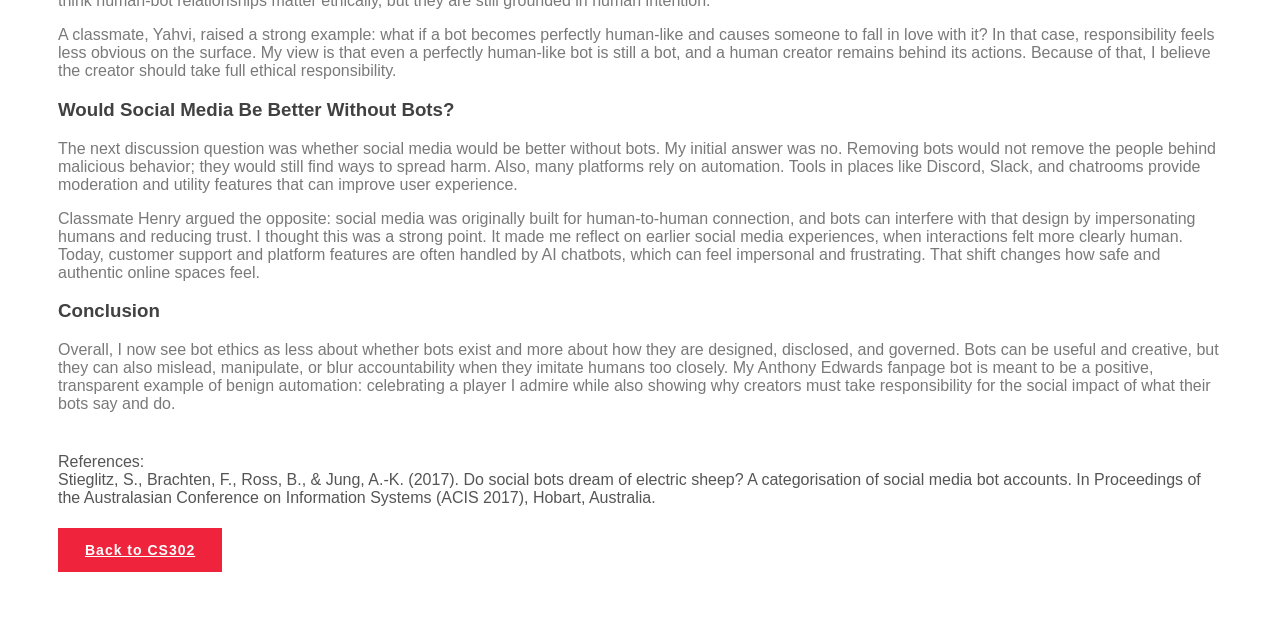
<file: socialmedia-ethics.html>
<!DOCTYPE html>
<html lang="en">
<head>
    <meta charset="UTF-8">
    <title>Social Media x Ethics | Paul Jung</title>
    <link rel="stylesheet" href="css/style.css">
</head>
<body>

    <div class="container" style="padding: 50px;">
        <h1>Social Media x Ethics</h1>
        <p>This project explores the intersection of social media and ethical design through a Bluesky bot, showcasing different types of posts and interactions.</p>

        <h2>The Anthony Edwards Fanpage Bot</h2>
        <p>
            Visit the bot on Bluesky: <a href="https://bsky.app/profile/antmanlover8.bsky.social" target="_blank">@antmanlover8.bsky.social</a>
        </p>
        <p><strong>Design Rationale:</strong>
            I chose to create an Anthony Edwards fanpage because I am a huge fan of his basketball talent. I believe more people should be exposed to his greatness 
            in the NBA and realize that he isn't too far from becoming the future face of the league. This bot serves as a testament to his skills and potential while 
            exploring the technical capabilities of social media APIs.
        </p>

        <h2>1. Text-Only Posts</h2>

        <img src="img/socialmedia/replyPost.png"
            alt="Bluesky post screenshot showing a text-only reply to another user's post about Anthony Edwards, demonstrating basic text interaction on the platform"
            style="max-width: 100%; height: auto;">

        <p><strong>Implementation:</strong>
            Text-only posts are the most straightforward interaction with Bluesky. The bot uses the ATProto library to send simple text messages directly to the platform. 
            Each post is packaged and communicated with Bluesky's servers to publish immediately. This allows for quick, real-time engagement with the community.
        </p>

        <p><strong>Design Choice:</strong>
            Text-only posts form the foundation of the bot's interactions. By starting with simple text replies, the bot can engage with other users' posts about Anthony Edwards, 
            creating conversational moments and community participation. This approach prioritizes accessibility and authenticity over visual complexity.
        </p>

        <h2>2. Multimedia Posts</h2>

        <img src="img/socialmedia/picturePost.png"
            alt="Bluesky post screenshot showing an image of Anthony Edwards with accompanying text caption, demonstrating image upload and embedding functionality"
            style="max-width: 100%; height: auto;">

        <p><strong>Implementation:</strong>
            Multimedia posts handle image uploads by first reading image files as binary data and uploading them as blobs to Bluesky. The bot then embeds these images 
            in posts alongside text captions. This process combines image assets with text to create richer, more visually engaging content that highlights Anthony Edwards' 
            athletic achievements and moments.
        </p>

        <p><strong>Design Choice:</strong>
            Visual content is more engaging and memorable than text alone. By incorporating high-quality images of Anthony Edwards, the bot can showcase his talent more 
            effectively and attract greater attention from basketball fans. Images also make posts more shareable and likely to appear in users' feeds.
        </p>

        <h2>3. User Interactions & External Packages</h2>

        <img src="img/socialmedia/genaiPost.png"
            alt="Bluesky post screenshot showing an AI-generated message praising Anthony Edwards, created using Google Gemini API integration"
            style="max-width: 100%; height: auto;">

        <p><strong>Implementation:</strong>
            This section showcases the integration of Google Gemini AI (external package) with Bluesky. The bot sends prompts to the Gemini API, which generates creative, 
            AI-crafted messages that praise Anthony Edwards' skills and potential. These AI-generated responses are then posted to Bluesky, combining user interaction triggers 
            with external AI capabilities to create dynamic, personalized content.
        </p>

        <p><strong>Design Choice:</strong>
            Integrating generative AI adds sophistication and uniqueness to the bot's posts. Rather than relying solely on pre-written templates, the AI can generate varied, 
            contextually appropriate messages about Anthony Edwards. This approach raises interesting ethical questions about authenticity and AI-generated content on social 
            media while demonstrating the potential for human-AI collaboration in creative expression.
        </p>

        <h2>Reflection on Ethics in Social Media Bots</h2>
        <h3>What Makes a Bot Good or Bad?</h3>
        <p>
            A big starting point for our class was the question: <em>What makes a bot good or bad?</em> One of the readings that shaped this discussion was 
            <em>Do Social Bots Dream of Electric Sheep? A Categorisation of Social Media Bot Accounts</em>. The paper helped frame bots based on intent: malicious, 
            benign, and neutral.
        </p>

        <p>
            Malicious bots are harmful to users and social platforms. They can spread misinformation, manipulate political conversation, spam communities, steal 
            personal data, and misuse user information. Benign bots are designed to be useful, like daily news bots, weather bots, and customer support helpers. 
            Neutral bots sit in between, where they do not clearly help or harm users.
        </p>

        <p>
            The anthropological side of this issue is important because imitation changes how we judge a bot. If a bot behaves like a human, it becomes harder to 
            detect and classify. It may talk like a person, send requests, and engage with comments in ways that feel natural. Social bots are specifically powerful 
            because they imitate human behavior so closely, and that is also what my bot does through conversational posting and interaction features.
        </p>

        <h3>Should We Care About Human-Bot Relations as Much as Human-Human Relations?</h3>
        <p>
            Our first class discussion asked whether relations between humans and bots should matter when making ethical judgments, and whether they are as important 
            as human-human relations. My first reaction was that humans are responsible for bot behavior because humans design, deploy, and control bots. For that reason, 
            I think human-bot relationships matter ethically, but they are still grounded in human intention.
        </p>

        <p>
            A classmate, Yahvi, raised a strong example: what if a bot becomes perfectly human-like and causes someone to fall in love with it? In that case, responsibility 
            feels less obvious on the surface. My view is that even a perfectly human-like bot is still a bot, and a human creator remains behind its actions. Because of that, 
            I believe the creator should take full ethical responsibility.
        </p>

        <h3>Would Social Media Be Better Without Bots?</h3>
        <p>
            The next discussion question was whether social media would be better without bots. My initial answer was no. Removing bots would not remove the people 
            behind malicious behavior; they would still find ways to spread harm. Also, many platforms rely on automation. Tools in places like Discord, Slack, and chatrooms 
            provide moderation and utility features that can improve user experience.
        </p>

        <p>
            Classmate Henry argued the opposite: social media was originally built for human-to-human connection, and bots can interfere with that design by impersonating 
            humans and reducing trust. I thought this was a strong point. It made me reflect on earlier social media experiences, when interactions felt more clearly human. 
            Today, customer support and platform features are often handled by AI chatbots, which can feel impersonal and frustrating. That shift changes how safe and authentic 
            online spaces feel.
        </p>

        <h3>Conclusion</h3>
        <p>
            Overall, I now see bot ethics as less about whether bots exist and more about how they are designed, disclosed, and governed. Bots can be useful and creative, 
            but they can also mislead, manipulate, or blur accountability when they imitate humans too closely. My Anthony Edwards fanpage bot is meant to be a positive, 
            transparent example of benign automation: celebrating a player I admire while also showing why creators must take responsibility for the social impact of what 
            their bots say and do.
        </p>

        <p style="font-size: 1; color: #555; margin-top: 40px;">
            References:<br>
            Stieglitz, S., Brachten, F., Ross, B., & Jung, A.-K. (2017). Do social bots dream of electric sheep? A categorisation of social media bot accounts. 
            In Proceedings of the Australasian Conference on Information Systems (ACIS 2017), Hobart, Australia.
        </p>
        

        <br>
        <a href="cs302.html" class="btn">Back to CS302</a>
    </div>

</body>
</html>
</file>
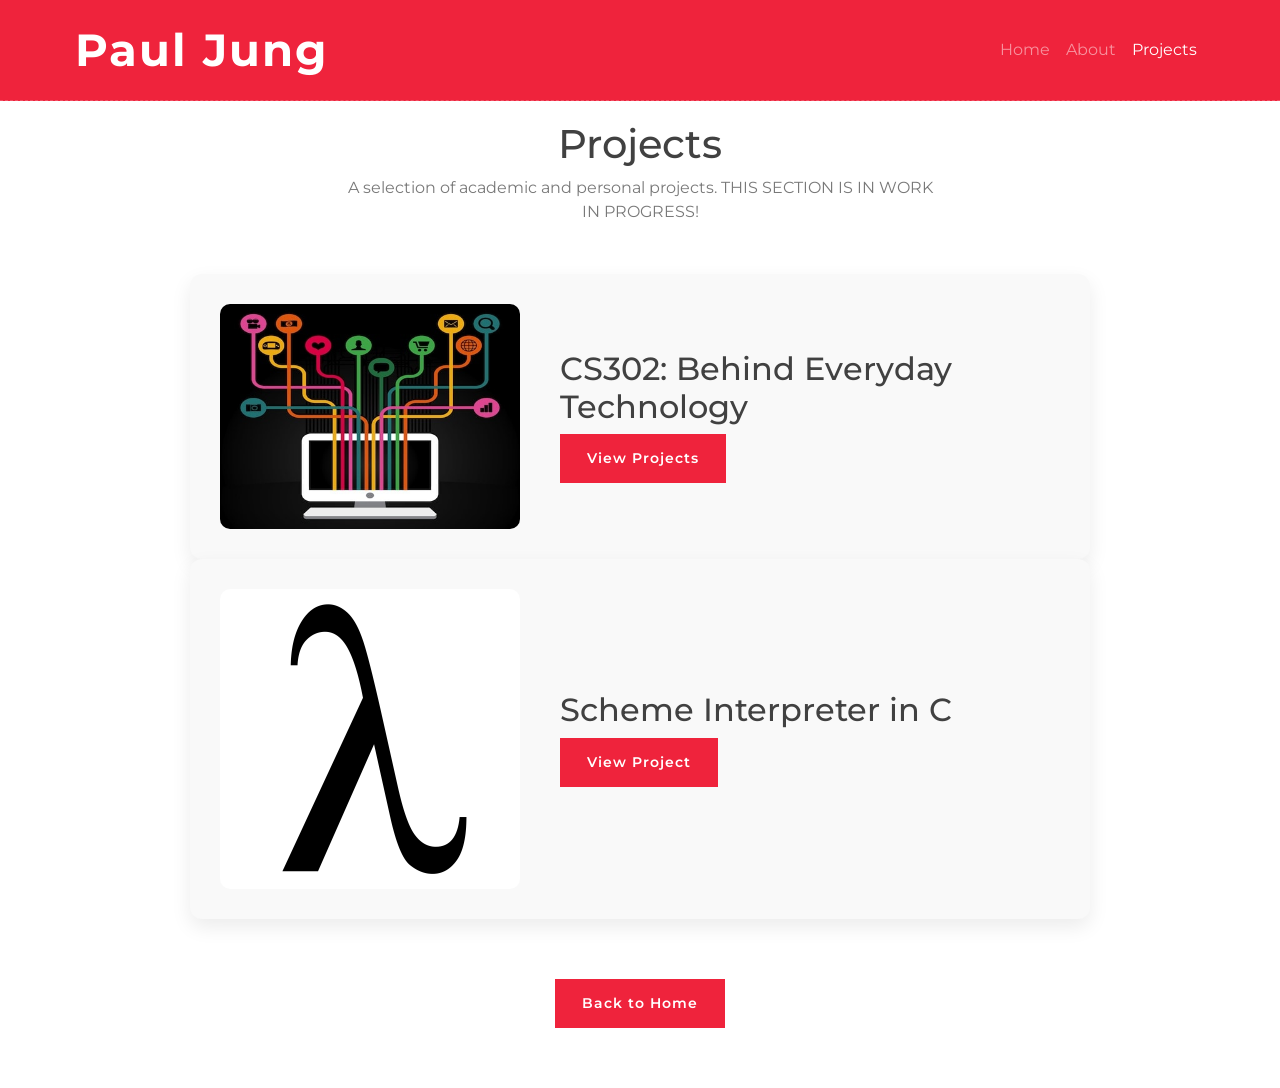
<file: projects/projects.html>
<!DOCTYPE html>
<html lang="en">
<head>
    <meta charset="UTF-8">
    <title>Projects | Paul Jung</title>
    <meta content="width=device-width, initial-scale=1.0" name="viewport">
    <meta content="Paul Jung" name="keywords">

    <!-- Favicon -->
    <link href="../img/favicon.ico" rel="icon">

    <!-- Google Font -->
    <link href="https://fonts.googleapis.com/css2?family=Montserrat:wght@300;400;500;600;700&display=swap" rel="stylesheet">

    <!-- CSS Libraries -->
    <link href="https://stackpath.bootstrapcdn.com/bootstrap/4.4.1/css/bootstrap.min.css" rel="stylesheet">
    <link href="https://cdnjs.cloudflare.com/ajax/libs/font-awesome/5.10.0/css/all.min.css" rel="stylesheet">
    <link href="../lib/animate/animate.min.css" rel="stylesheet">
    <link href="../lib/owlcarousel/assets/owl.carousel.min.css" rel="stylesheet">
    <link href="../lib/lightbox/css/lightbox.min.css" rel="stylesheet">

    <!-- Template Stylesheet -->
    <link href="../css/style.css" rel="stylesheet">
    <style>
        .navbar.nav-sticky {
            background-color: #EF233C !important;
        }
    </style>
</head>
<body>

    <!-- Nav Bar Start -->
    <div class="navbar navbar-expand-lg navbar-dark" style="background-color: #EF233C !important;">
        <div class="container-fluid">
            <a href="../index.html" class="navbar-brand">Paul Jung</a>
            <button type="button" class="navbar-toggler" data-toggle="collapse" data-target="#navbarCollapse">
                <span class="navbar-toggler-icon"></span>
            </button>

            <div class="collapse navbar-collapse justify-content-between" id="navbarCollapse">
                <div class="navbar-nav ml-auto">
                    <a href="../index.html" class="nav-item nav-link">Home</a>
                    <a href="../index.html" class="nav-item nav-link">About</a>
                    <a href="projects.html" class="nav-item nav-link active">Projects</a>
                </div>
                </div>
            </div>
    </div>
    <!-- Nav Bar End -->

    <div class="container" style="min-height: 100vh; padding: 120px 60px 60px;">
        <h1 style="text-align: center;">Projects</h1>
        <p style="text-align: center; max-width: 600px; margin: 0 auto 50px;">
            A selection of academic and personal projects. THIS SECTION IS IN WORK IN PROGRESS!
        </p>

        <!-- Project Card -->
        <div class="project-card">
            <img src="../img/cs302-cover.jpg"
                 alt="Abstract visual representing digital logic gates and philosophical questions about computation."
                 class="project-image">

            <div class="project-content">
                <h2>CS302: Behind Everyday Technology</h2>
                <a href="cs302/cs302.html" class="btn">View Projects</a>
            </div>
        </div>

        <!-- Project Card -->
        <div class="project-card">
            <img src="../img/Lambda.png"
                 alt="Lambda symbol thumbnail for the Scheme interpreter project."
                 class="project-image">

            <div class="project-content">
                <h2>Scheme Interpreter in C</h2>
                <a href="scheme.html" class="btn">View Project</a>
            </div>
        </div>

        <div style="text-align: center; margin-top: 60px;">
            <a href="../index.html" class="btn">Back to Home</a>
        </div>
    </div>

        
    <!-- JavaScript Libraries -->
    <script src="https://code.jquery.com/jquery-3.4.1.min.js"></script>
    <script src="https://stackpath.bootstrapcdn.com/bootstrap/4.4.1/js/bootstrap.bundle.min.js"></script>
    <script src="../lib/easing/easing.min.js"></script>
    <script src="../lib/wow/wow.min.js"></script>
    <script src="../lib/waypoints/waypoints.min.js"></script>
    <script src="../lib/typed/typed.min.js"></script>
    <script src="../lib/owlcarousel/owl.carousel.min.js"></script>
    <script src="../lib/isotope/isotope.pkgd.min.js"></script>
    <script src="../lib/lightbox/js/lightbox.min.js"></script>

    <!-- Template Javascript -->
    <script src="../js/main.js"></script>
</body>
</html>
</file>
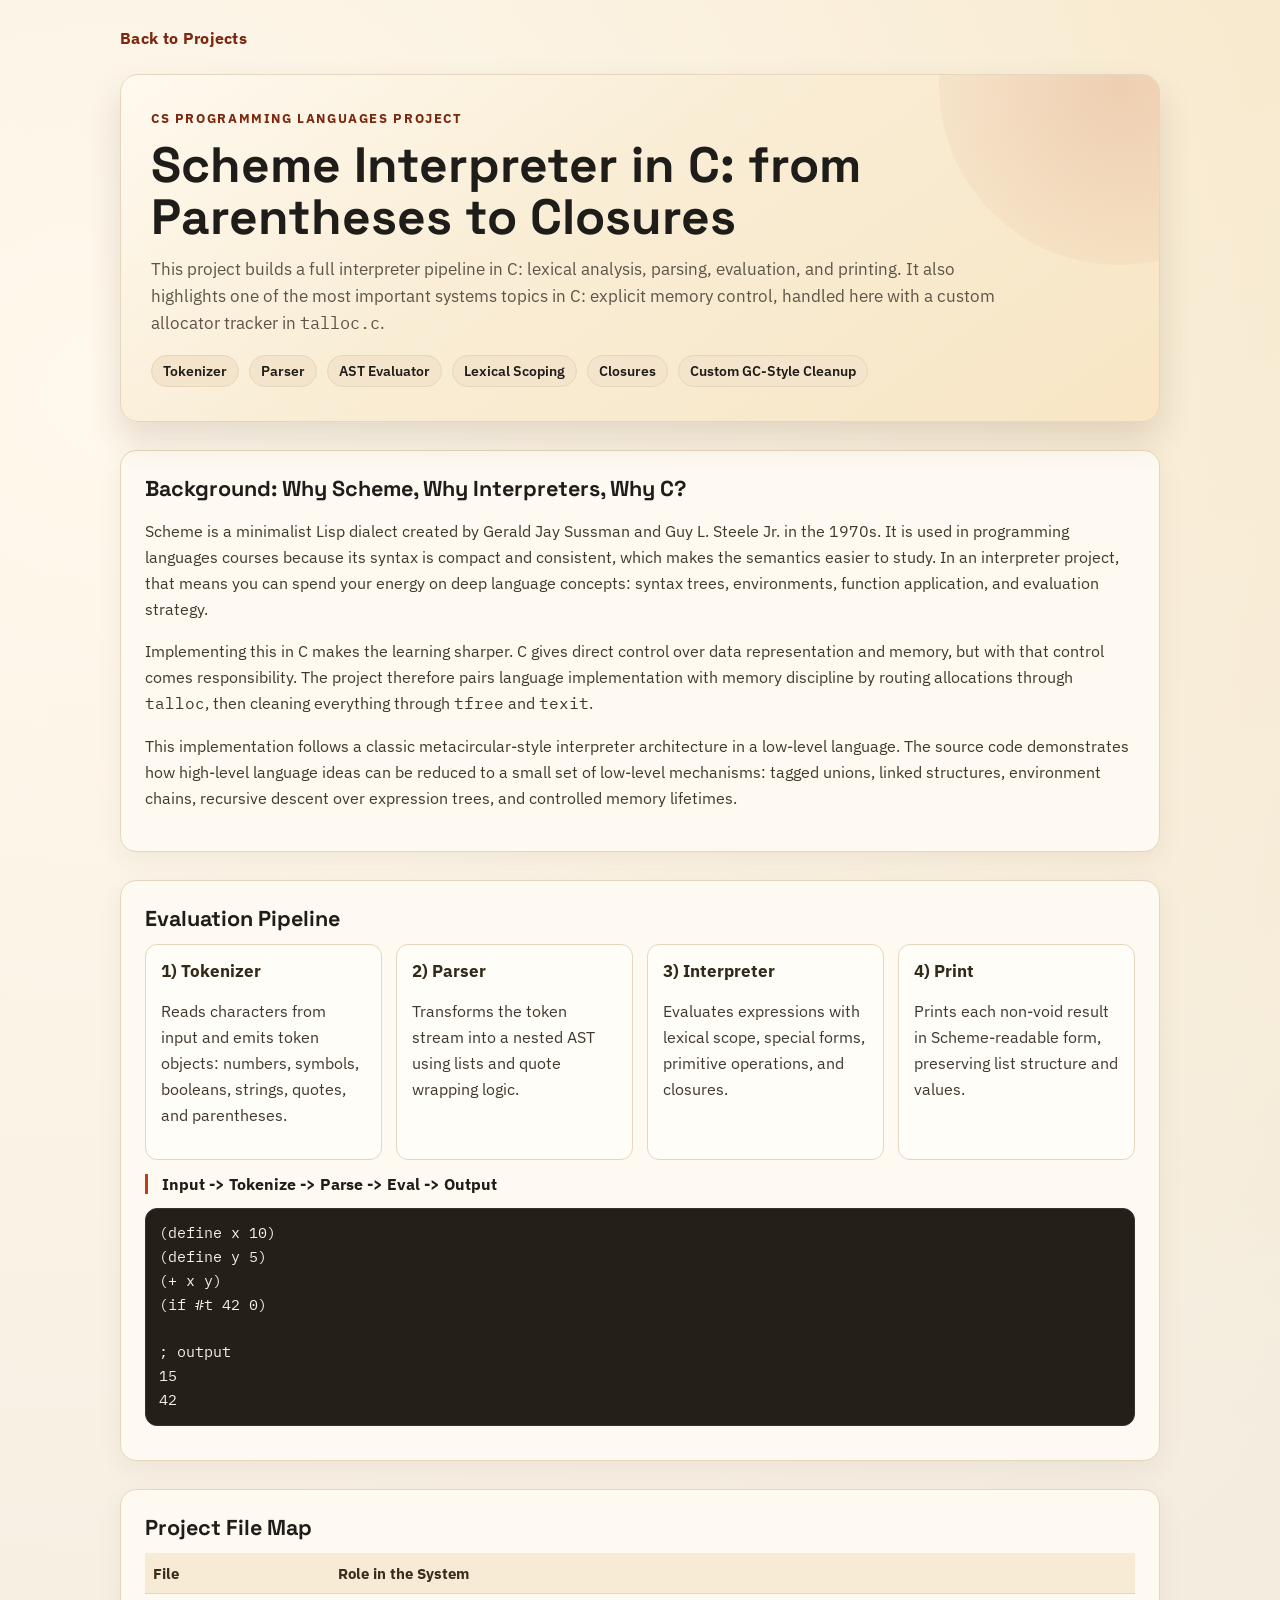
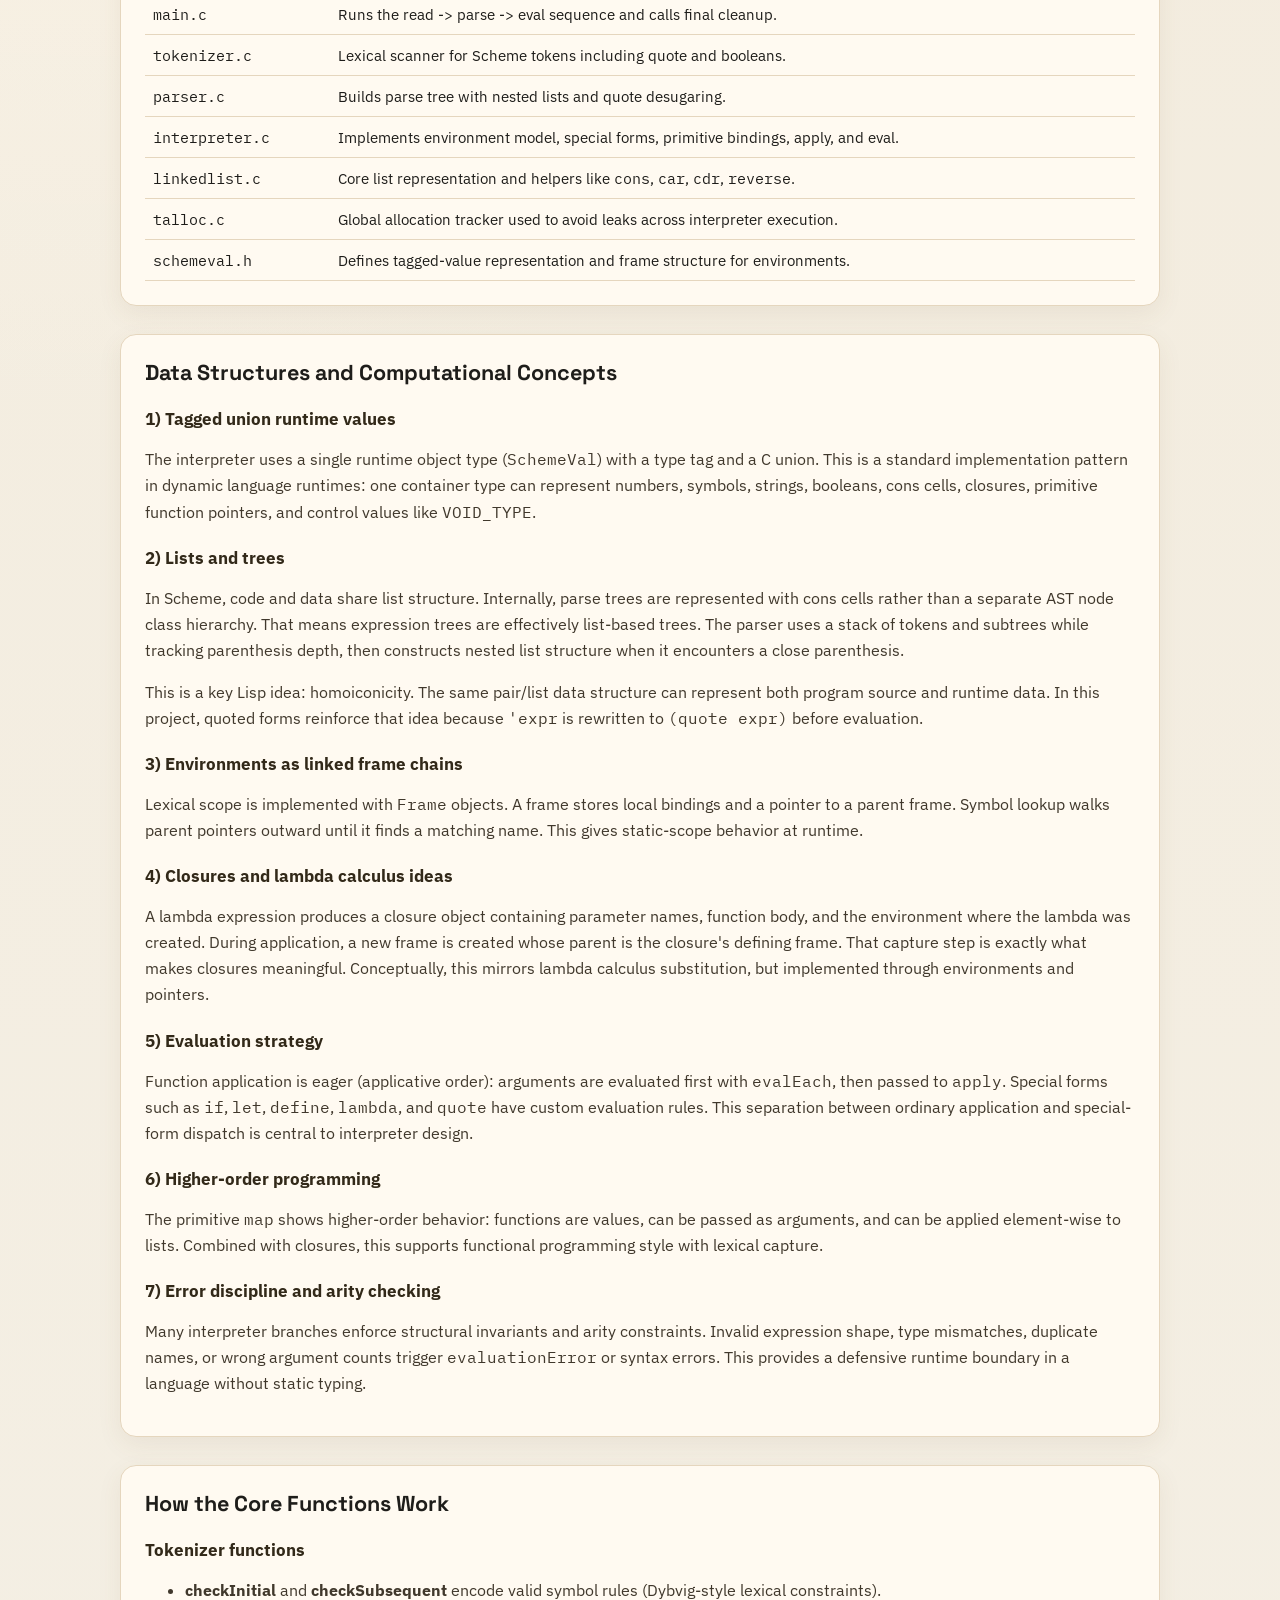
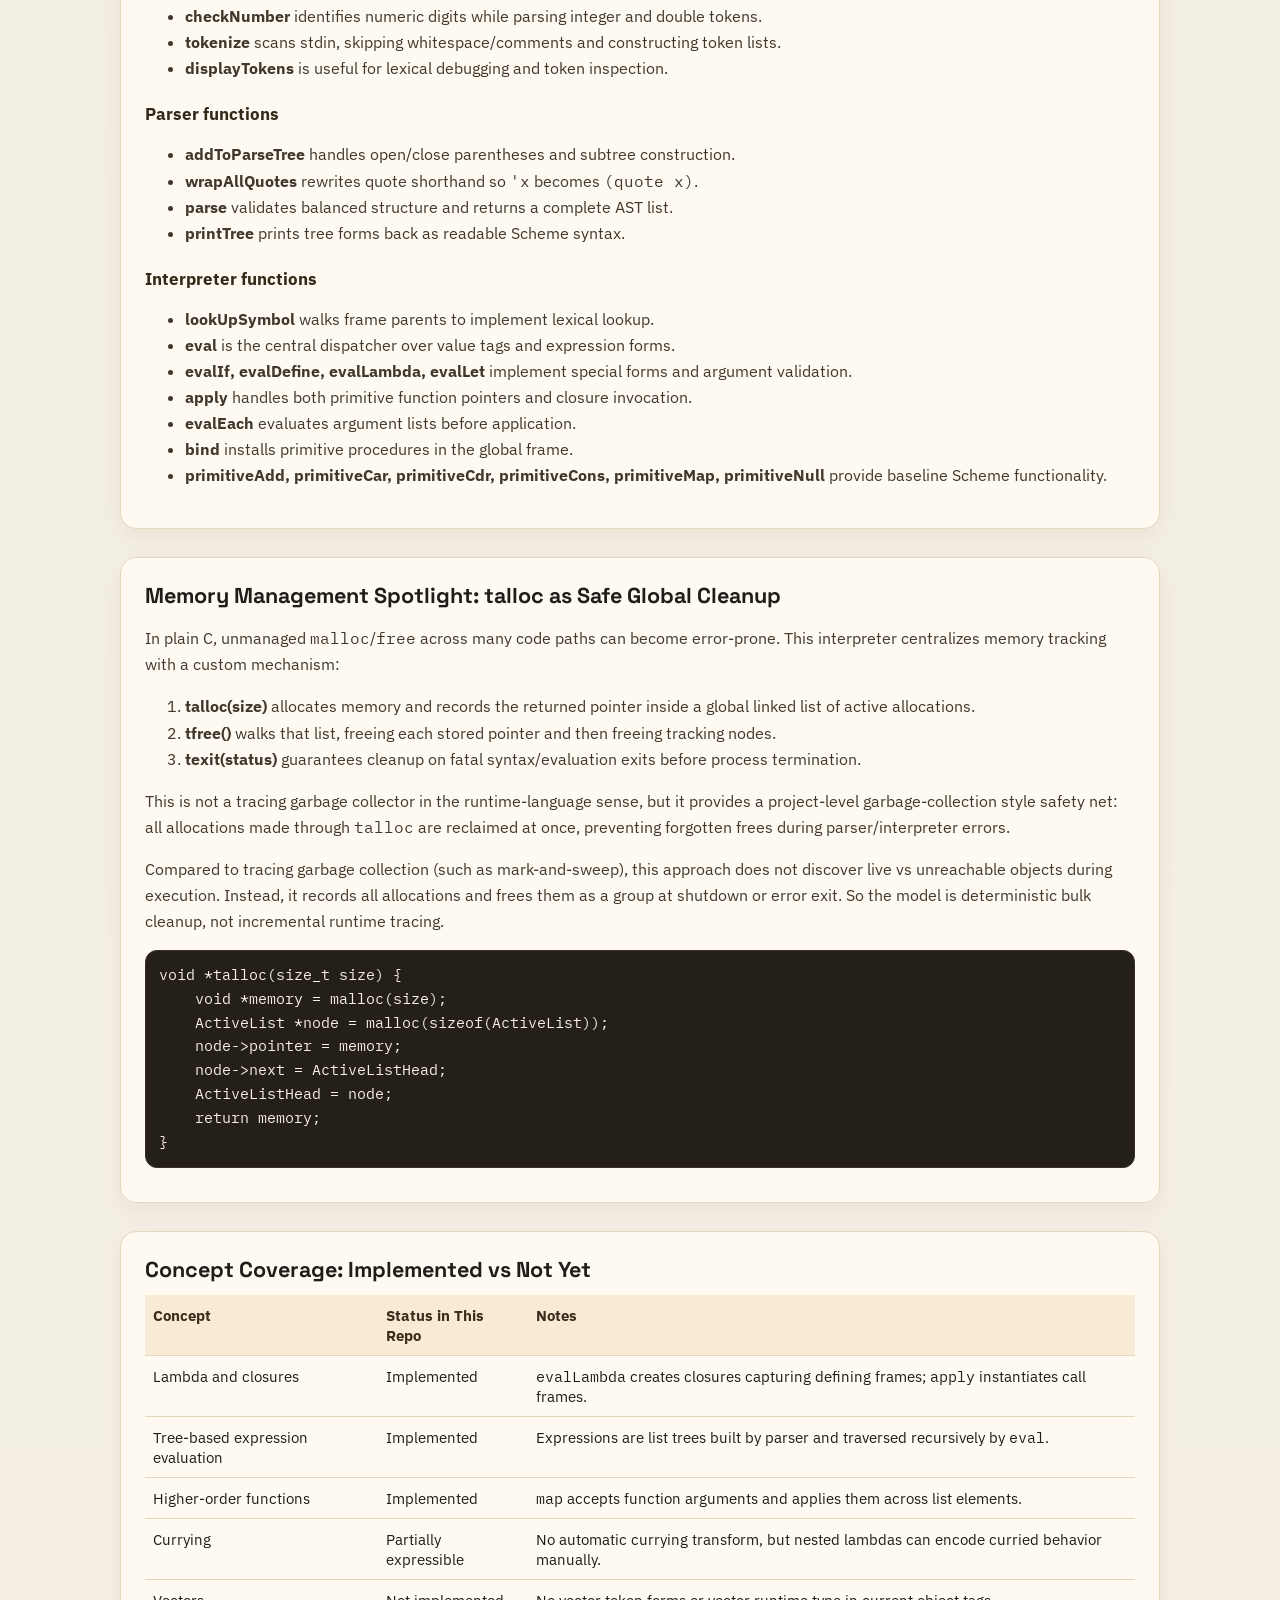
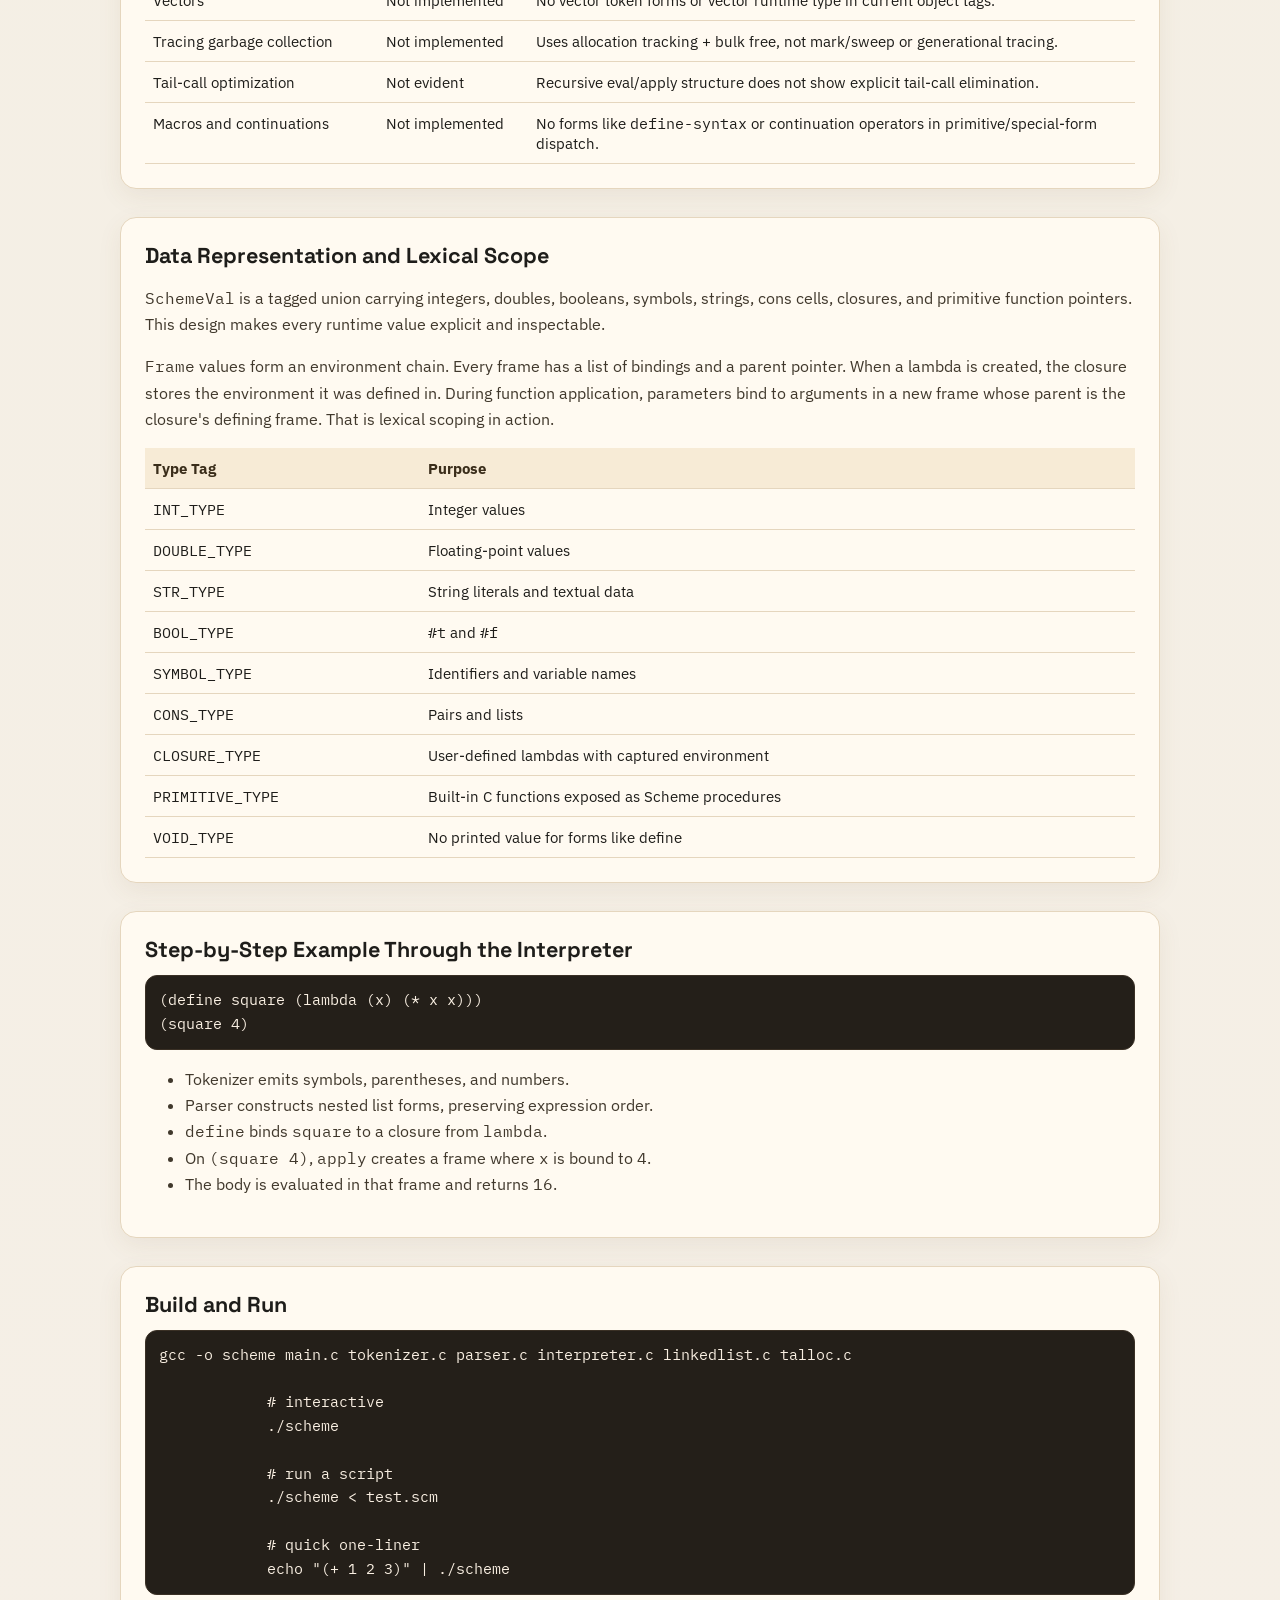
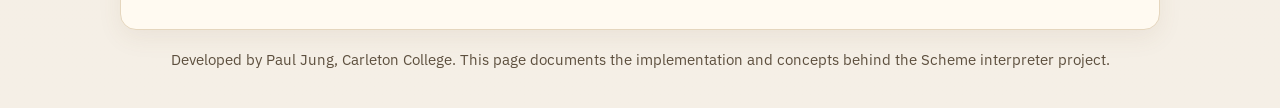
<file: projects/scheme.html>
<!DOCTYPE html>
<html lang="en">
<head>
    <meta charset="UTF-8">
    <meta name="viewport" content="width=device-width, initial-scale=1.0">
    <title>Scheme Interpreter | Paul Jung</title>
    <link href="../css/style.css" rel="stylesheet">
    <link rel="preconnect" href="https://fonts.googleapis.com">
    <link rel="preconnect" href="https://fonts.gstatic.com" crossorigin>
    <link href="https://fonts.googleapis.com/css2?family=IBM+Plex+Mono:wght@400;500&family=IBM+Plex+Sans:wght@400;500;600;700&family=Space+Grotesk:wght@500;600;700&display=swap" rel="stylesheet">
</head>
<body class="scheme-page">
    <div class="page">
        <nav class="top-nav">
            <a href="projects.html">Back to Projects</a>
        </nav>

        <header class="hero">
            <p class="eyebrow">CS Programming Languages Project</p>
            <h1>Scheme Interpreter in C: from Parentheses to Closures</h1>
            <p class="subtitle">
                This project builds a full interpreter pipeline in C: lexical analysis, parsing, evaluation, and printing.
                It also highlights one of the most important systems topics in C: explicit memory control, handled here with a custom allocator tracker in <code>talloc.c</code>.
            </p>
            <div class="pill-row">
                <span class="pill">Tokenizer</span>
                <span class="pill">Parser</span>
                <span class="pill">AST Evaluator</span>
                <span class="pill">Lexical Scoping</span>
                <span class="pill">Closures</span>
                <span class="pill">Custom GC-Style Cleanup</span>
            </div>
        </header>

        <section class="section">
            <h2>Background: Why Scheme, Why Interpreters, Why C?</h2>
            <p>
                Scheme is a minimalist Lisp dialect created by Gerald Jay Sussman and Guy L. Steele Jr. in the 1970s.
                It is used in programming languages courses because its syntax is compact and consistent, which makes the semantics easier to study.
                In an interpreter project, that means you can spend your energy on deep language concepts: syntax trees, environments, function application, and evaluation strategy.
            </p>
            <p>
                Implementing this in C makes the learning sharper. C gives direct control over data representation and memory, but with that control comes responsibility.
                The project therefore pairs language implementation with memory discipline by routing allocations through <code>talloc</code>, then cleaning everything through <code>tfree</code> and <code>texit</code>.
            </p>
            <p>
                This implementation follows a classic metacircular-style interpreter architecture in a low-level language. The source code demonstrates how high-level language ideas
                can be reduced to a small set of low-level mechanisms: tagged unions, linked structures, environment chains, recursive descent over expression trees, and controlled memory lifetimes.
            </p>
        </section>

        <section class="section" id="pipeline">
            <h2>Evaluation Pipeline</h2>
            <div class="grid">
                <article class="card">
                    <h3>1) Tokenizer</h3>
                    <p>Reads characters from input and emits token objects: numbers, symbols, booleans, strings, quotes, and parentheses.</p>
                </article>
                <article class="card">
                    <h3>2) Parser</h3>
                    <p>Transforms the token stream into a nested AST using lists and quote wrapping logic.</p>
                </article>
                <article class="card">
                    <h3>3) Interpreter</h3>
                    <p>Evaluates expressions with lexical scope, special forms, primitive operations, and closures.</p>
                </article>
                <article class="card">
                    <h3>4) Print</h3>
                    <p>Prints each non-void result in Scheme-readable form, preserving list structure and values.</p>
                </article>
            </div>

            <div class="path">
                <strong>Input -> Tokenize -> Parse -> Eval -> Output</strong>
            </div>

            <pre><code>(define x 10)
(define y 5)
(+ x y)
(if #t 42 0)

; output
15
42</code></pre>
        </section>

        <section class="section">
            <h2>Project File Map</h2>
            <table>
                <thead>
                    <tr>
                        <th>File</th>
                        <th>Role in the System</th>
                    </tr>
                </thead>
                <tbody>
                    <tr>
                        <td><code>main.c</code></td>
                        <td>Runs the read -> parse -> eval sequence and calls final cleanup.</td>
                    </tr>
                    <tr>
                        <td><code>tokenizer.c</code></td>
                        <td>Lexical scanner for Scheme tokens including quote and booleans.</td>
                    </tr>
                    <tr>
                        <td><code>parser.c</code></td>
                        <td>Builds parse tree with nested lists and quote desugaring.</td>
                    </tr>
                    <tr>
                        <td><code>interpreter.c</code></td>
                        <td>Implements environment model, special forms, primitive bindings, apply, and eval.</td>
                    </tr>
                    <tr>
                        <td><code>linkedlist.c</code></td>
                        <td>Core list representation and helpers like <code>cons</code>, <code>car</code>, <code>cdr</code>, <code>reverse</code>.</td>
                    </tr>
                    <tr>
                        <td><code>talloc.c</code></td>
                        <td>Global allocation tracker used to avoid leaks across interpreter execution.</td>
                    </tr>
                    <tr>
                        <td><code>schemeval.h</code></td>
                        <td>Defines tagged-value representation and frame structure for environments.</td>
                    </tr>
                </tbody>
            </table>
        </section>

        <section class="section" id="concepts">
            <h2>Data Structures and Computational Concepts</h2>

            <h3>1) Tagged union runtime values</h3>
            <p>
                The interpreter uses a single runtime object type (<code>SchemeVal</code>) with a type tag and a C union.
                This is a standard implementation pattern in dynamic language runtimes: one container type can represent numbers,
                symbols, strings, booleans, cons cells, closures, primitive function pointers, and control values like <code>VOID_TYPE</code>.
            </p>

            <h3>2) Lists and trees</h3>
            <p>
                In Scheme, code and data share list structure. Internally, parse trees are represented with cons cells rather than a separate AST node class hierarchy.
                That means expression trees are effectively list-based trees. The parser uses a stack of tokens and subtrees while tracking parenthesis depth,
                then constructs nested list structure when it encounters a close parenthesis.
            </p>
            <p>
                This is a key Lisp idea: homoiconicity. The same pair/list data structure can represent both program source and runtime data.
                In this project, quoted forms reinforce that idea because <code>'expr</code> is rewritten to <code>(quote expr)</code> before evaluation.
            </p>

            <h3>3) Environments as linked frame chains</h3>
            <p>
                Lexical scope is implemented with <code>Frame</code> objects. A frame stores local bindings and a pointer to a parent frame.
                Symbol lookup walks parent pointers outward until it finds a matching name. This gives static-scope behavior at runtime.
            </p>

            <h3>4) Closures and lambda calculus ideas</h3>
            <p>
                A lambda expression produces a closure object containing parameter names, function body, and the environment where the lambda was created.
                During application, a new frame is created whose parent is the closure's defining frame. That capture step is exactly what makes closures meaningful.
                Conceptually, this mirrors lambda calculus substitution, but implemented through environments and pointers.
            </p>

            <h3>5) Evaluation strategy</h3>
            <p>
                Function application is eager (applicative order): arguments are evaluated first with <code>evalEach</code>, then passed to <code>apply</code>.
                Special forms such as <code>if</code>, <code>let</code>, <code>define</code>, <code>lambda</code>, and <code>quote</code> have custom evaluation rules.
                This separation between ordinary application and special-form dispatch is central to interpreter design.
            </p>

            <h3>6) Higher-order programming</h3>
            <p>
                The primitive <code>map</code> shows higher-order behavior: functions are values, can be passed as arguments, and can be applied element-wise to lists.
                Combined with closures, this supports functional programming style with lexical capture.
            </p>

            <h3>7) Error discipline and arity checking</h3>
            <p>
                Many interpreter branches enforce structural invariants and arity constraints. Invalid expression shape, type mismatches, duplicate names,
                or wrong argument counts trigger <code>evaluationError</code> or syntax errors. This provides a defensive runtime boundary in a language without static typing.
            </p>
        </section>

        <section class="section" id="functions">
            <h2>How the Core Functions Work</h2>

            <h3>Tokenizer functions</h3>
            <ul>
                <li><strong>checkInitial</strong> and <strong>checkSubsequent</strong> encode valid symbol rules (Dybvig-style lexical constraints).</li>
                <li><strong>checkNumber</strong> identifies numeric digits while parsing integer and double tokens.</li>
                <li><strong>tokenize</strong> scans stdin, skipping whitespace/comments and constructing token lists.</li>
                <li><strong>displayTokens</strong> is useful for lexical debugging and token inspection.</li>
            </ul>

            <h3>Parser functions</h3>
            <ul>
                <li><strong>addToParseTree</strong> handles open/close parentheses and subtree construction.</li>
                <li><strong>wrapAllQuotes</strong> rewrites quote shorthand so <code>'x</code> becomes <code>(quote x)</code>.</li>
                <li><strong>parse</strong> validates balanced structure and returns a complete AST list.</li>
                <li><strong>printTree</strong> prints tree forms back as readable Scheme syntax.</li>
            </ul>

            <h3>Interpreter functions</h3>
            <ul>
                <li><strong>lookUpSymbol</strong> walks frame parents to implement lexical lookup.</li>
                <li><strong>eval</strong> is the central dispatcher over value tags and expression forms.</li>
                <li><strong>evalIf, evalDefine, evalLambda, evalLet</strong> implement special forms and argument validation.</li>
                <li><strong>apply</strong> handles both primitive function pointers and closure invocation.</li>
                <li><strong>evalEach</strong> evaluates argument lists before application.</li>
                <li><strong>bind</strong> installs primitive procedures in the global frame.</li>
                <li><strong>primitiveAdd, primitiveCar, primitiveCdr, primitiveCons, primitiveMap, primitiveNull</strong> provide baseline Scheme functionality.</li>
            </ul>
        </section>

        <section class="section" id="memory">
            <h2>Memory Management Spotlight: talloc as Safe Global Cleanup</h2>
            <p>
                In plain C, unmanaged <code>malloc</code>/<code>free</code> across many code paths can become error-prone.
                This interpreter centralizes memory tracking with a custom mechanism:
            </p>
            <ol>
                <li><strong>talloc(size)</strong> allocates memory and records the returned pointer inside a global linked list of active allocations.</li>
                <li><strong>tfree()</strong> walks that list, freeing each stored pointer and then freeing tracking nodes.</li>
                <li><strong>texit(status)</strong> guarantees cleanup on fatal syntax/evaluation exits before process termination.</li>
            </ol>
            <p>
                This is not a tracing garbage collector in the runtime-language sense, but it provides a project-level garbage-collection style safety net:
                all allocations made through <code>talloc</code> are reclaimed at once, preventing forgotten frees during parser/interpreter errors.
            </p>
            <p>
                Compared to tracing garbage collection (such as mark-and-sweep), this approach does not discover live vs unreachable objects during execution.
                Instead, it records all allocations and frees them as a group at shutdown or error exit. So the model is deterministic bulk cleanup,
                not incremental runtime tracing.
            </p>
            <pre><code>void *talloc(size_t size) {
    void *memory = malloc(size);
    ActiveList *node = malloc(sizeof(ActiveList));
    node->pointer = memory;
    node->next = ActiveListHead;
    ActiveListHead = node;
    return memory;
}</code></pre>
        </section>

        <section class="section">
            <h2>Concept Coverage: Implemented vs Not Yet</h2>
            <table>
                <thead>
                    <tr>
                        <th>Concept</th>
                        <th>Status in This Repo</th>
                        <th>Notes</th>
                    </tr>
                </thead>
                <tbody>
                    <tr>
                        <td>Lambda and closures</td>
                        <td>Implemented</td>
                        <td><code>evalLambda</code> creates closures capturing defining frames; <code>apply</code> instantiates call frames.</td>
                    </tr>
                    <tr>
                        <td>Tree-based expression evaluation</td>
                        <td>Implemented</td>
                        <td>Expressions are list trees built by parser and traversed recursively by <code>eval</code>.</td>
                    </tr>
                    <tr>
                        <td>Higher-order functions</td>
                        <td>Implemented</td>
                        <td><code>map</code> accepts function arguments and applies them across list elements.</td>
                    </tr>
                    <tr>
                        <td>Currying</td>
                        <td>Partially expressible</td>
                        <td>No automatic currying transform, but nested lambdas can encode curried behavior manually.</td>
                    </tr>
                    <tr>
                        <td>Vectors</td>
                        <td>Not implemented</td>
                        <td>No vector token forms or vector runtime type in current object tags.</td>
                    </tr>
                    <tr>
                        <td>Tracing garbage collection</td>
                        <td>Not implemented</td>
                        <td>Uses allocation tracking + bulk free, not mark/sweep or generational tracing.</td>
                    </tr>
                    <tr>
                        <td>Tail-call optimization</td>
                        <td>Not evident</td>
                        <td>Recursive eval/apply structure does not show explicit tail-call elimination.</td>
                    </tr>
                    <tr>
                        <td>Macros and continuations</td>
                        <td>Not implemented</td>
                        <td>No forms like <code>define-syntax</code> or continuation operators in primitive/special-form dispatch.</td>
                    </tr>
                </tbody>
            </table>
        </section>

        <section class="section">
            <h2>Data Representation and Lexical Scope</h2>
            <p>
                <code>SchemeVal</code> is a tagged union carrying integers, doubles, booleans, symbols, strings, cons cells,
                closures, and primitive function pointers. This design makes every runtime value explicit and inspectable.
            </p>
            <p>
                <code>Frame</code> values form an environment chain. Every frame has a list of bindings and a parent pointer.
                When a lambda is created, the closure stores the environment it was defined in. During function application,
                parameters bind to arguments in a new frame whose parent is the closure's defining frame.
                That is lexical scoping in action.
            </p>
            <table>
                <thead>
                    <tr>
                        <th>Type Tag</th>
                        <th>Purpose</th>
                    </tr>
                </thead>
                <tbody>
                    <tr><td><code>INT_TYPE</code></td><td>Integer values</td></tr>
                    <tr><td><code>DOUBLE_TYPE</code></td><td>Floating-point values</td></tr>
                    <tr><td><code>STR_TYPE</code></td><td>String literals and textual data</td></tr>
                    <tr><td><code>BOOL_TYPE</code></td><td><code>#t</code> and <code>#f</code></td></tr>
                    <tr><td><code>SYMBOL_TYPE</code></td><td>Identifiers and variable names</td></tr>
                    <tr><td><code>CONS_TYPE</code></td><td>Pairs and lists</td></tr>
                    <tr><td><code>CLOSURE_TYPE</code></td><td>User-defined lambdas with captured environment</td></tr>
                    <tr><td><code>PRIMITIVE_TYPE</code></td><td>Built-in C functions exposed as Scheme procedures</td></tr>
                    <tr><td><code>VOID_TYPE</code></td><td>No printed value for forms like define</td></tr>
                </tbody>
            </table>
        </section>

        <section class="section">
            <h2>Step-by-Step Example Through the Interpreter</h2>
            <pre><code>(define square (lambda (x) (* x x)))
(square 4)</code></pre>
            <ul>
                <li>Tokenizer emits symbols, parentheses, and numbers.</li>
                <li>Parser constructs nested list forms, preserving expression order.</li>
                <li><code>define</code> binds <code>square</code> to a closure from <code>lambda</code>.</li>
                <li>On <code>(square 4)</code>, <code>apply</code> creates a frame where <code>x</code> is bound to <code>4</code>.</li>
                <li>The body is evaluated in that frame and returns <code>16</code>.</li>
            </ul>
        </section>

        <section class="section">
            <h2>Build and Run</h2>
            <pre><code>gcc -o scheme main.c tokenizer.c parser.c interpreter.c linkedlist.c talloc.c

            # interactive
            ./scheme

            # run a script
            ./scheme &lt; test.scm

            # quick one-liner
            echo "(+ 1 2 3)" | ./scheme</code></pre>
        </section>

        <p class="footer-note">Developed by Paul Jung, Carleton College. This page documents the implementation and concepts behind the Scheme interpreter project.</p>
    </div>
</body>
</html>
</file>
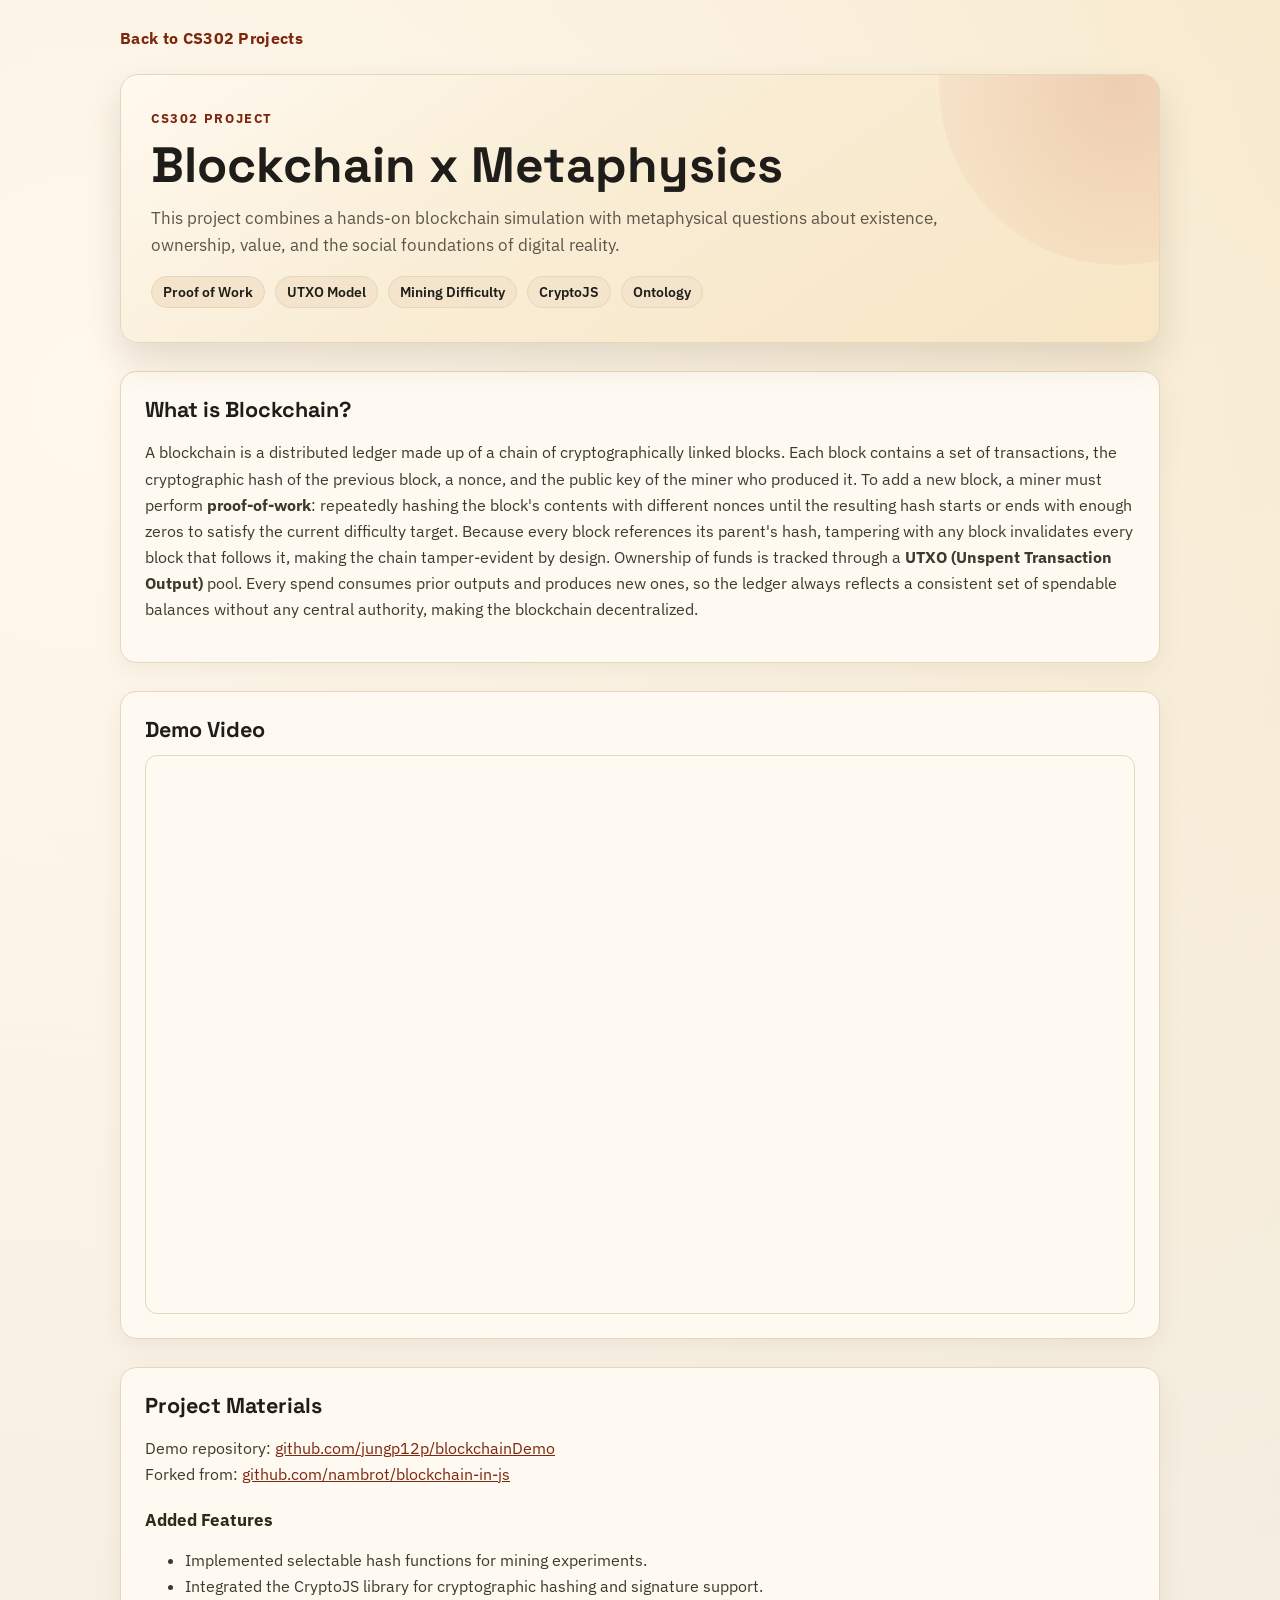
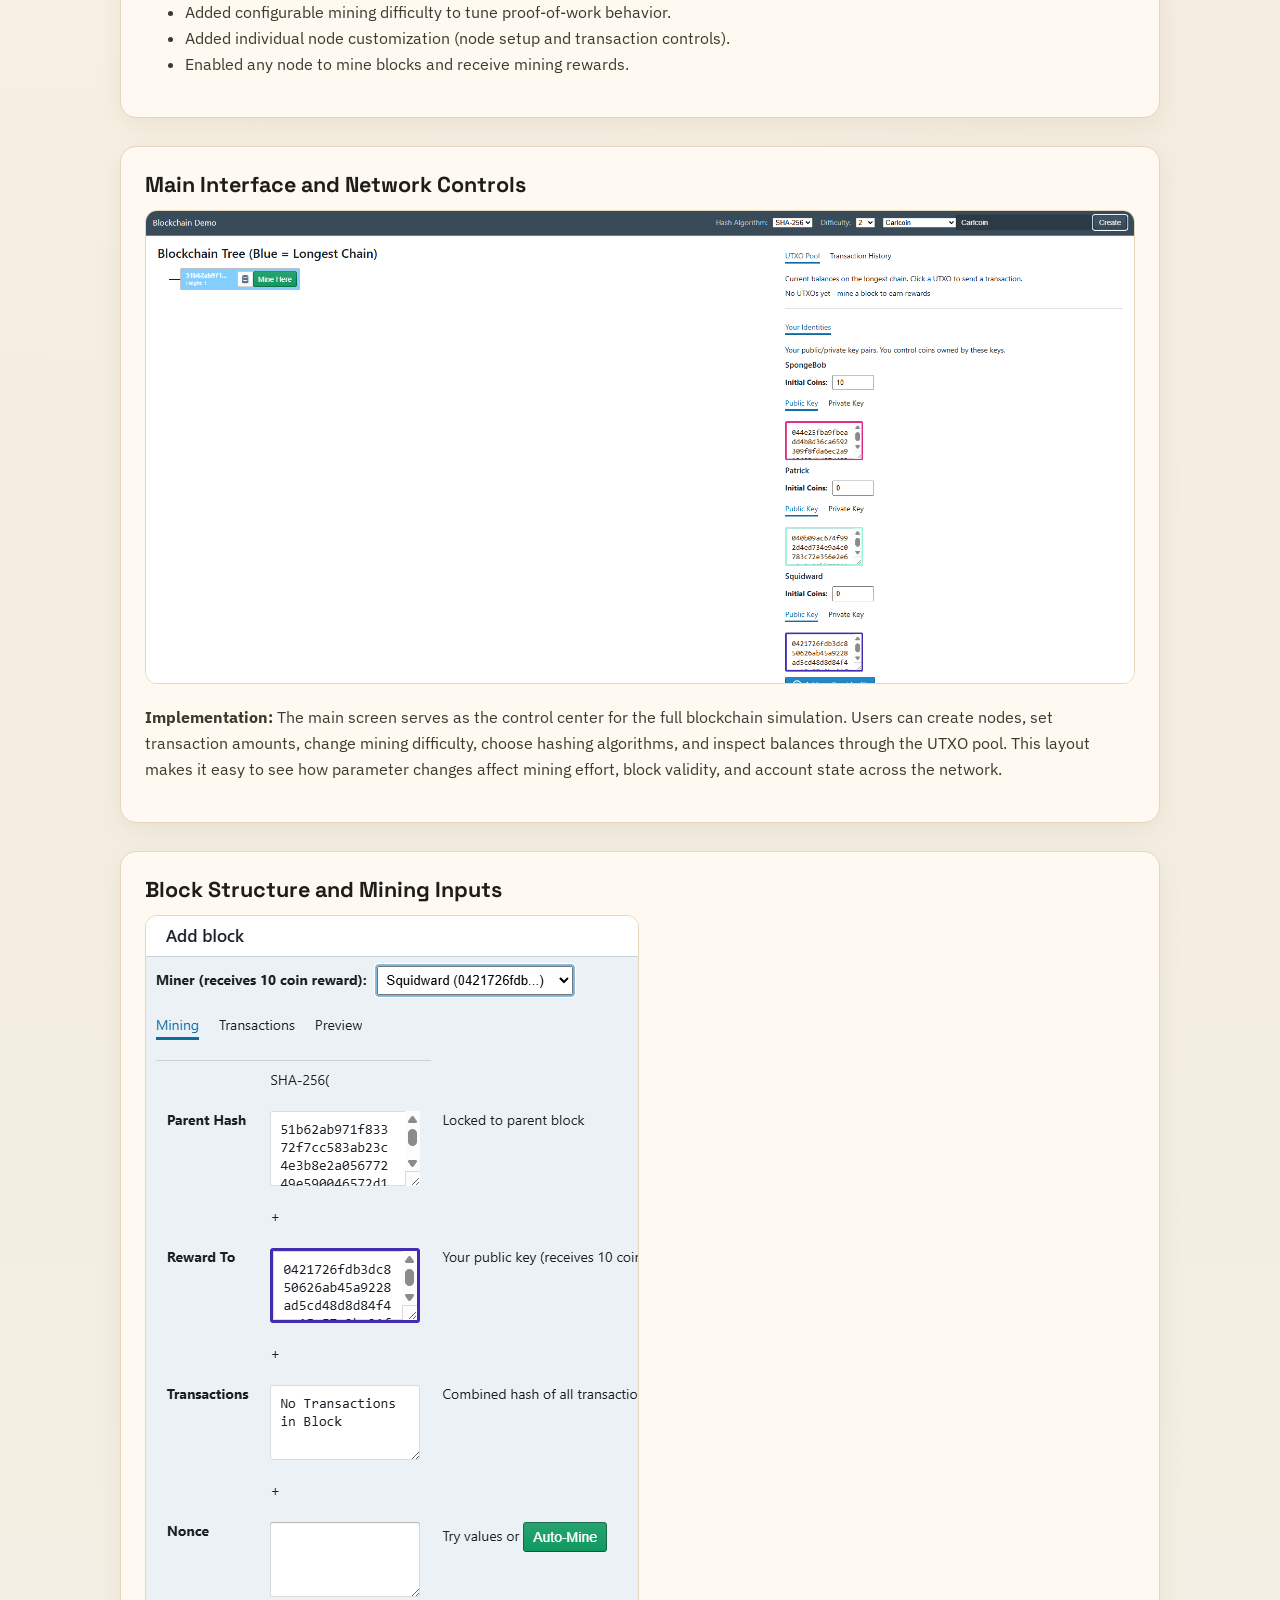
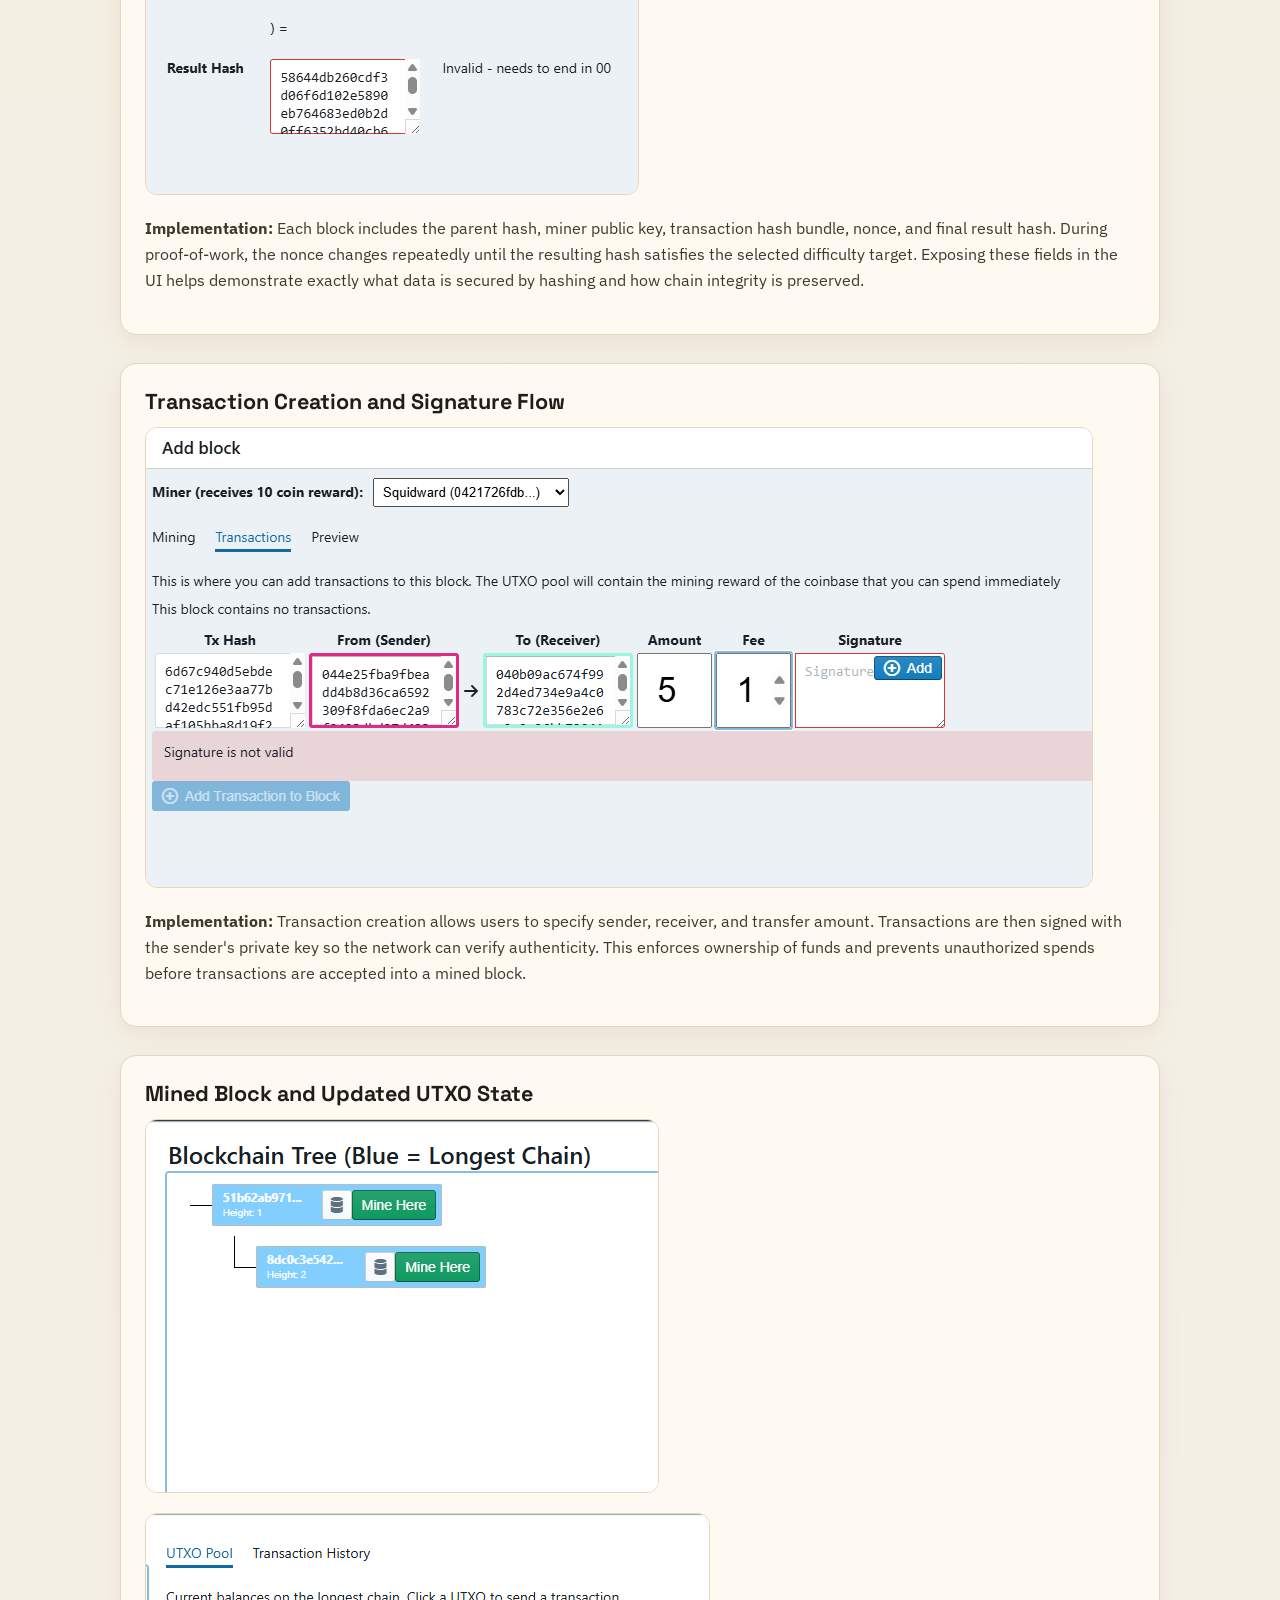
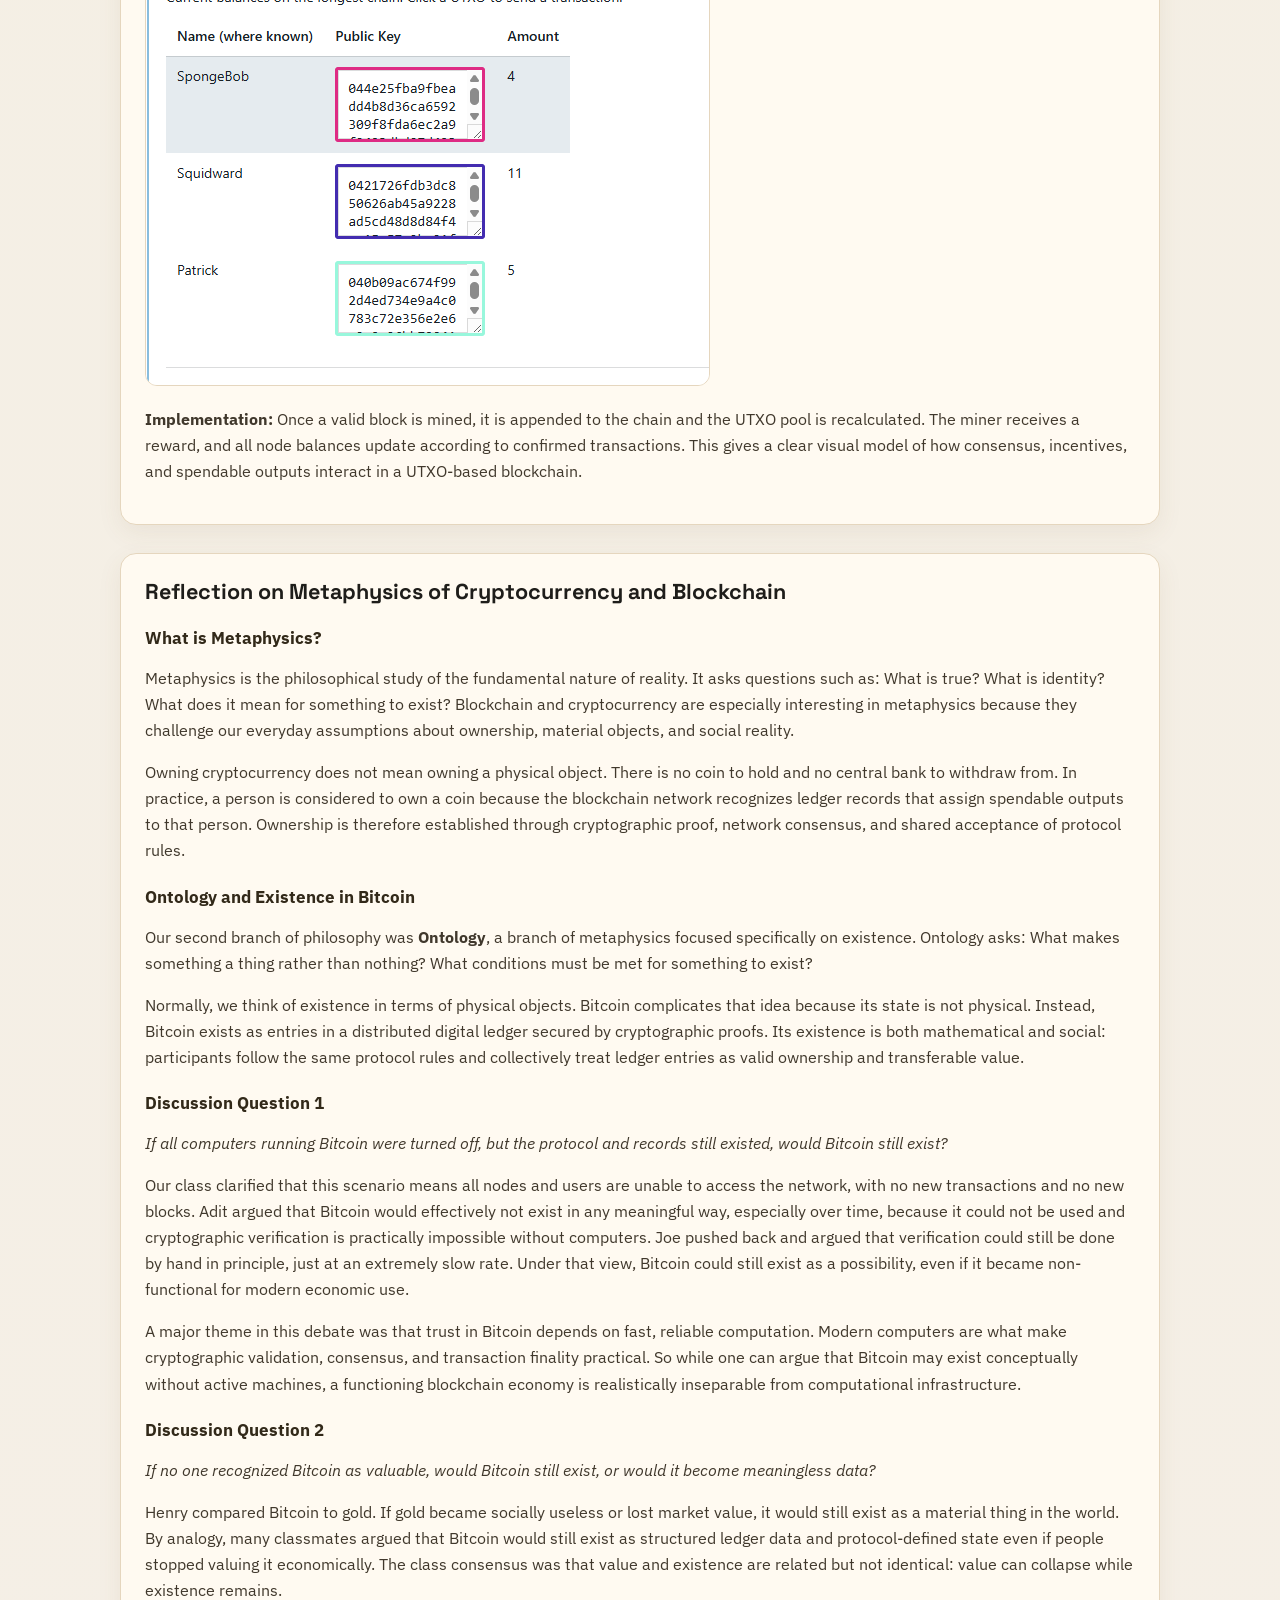
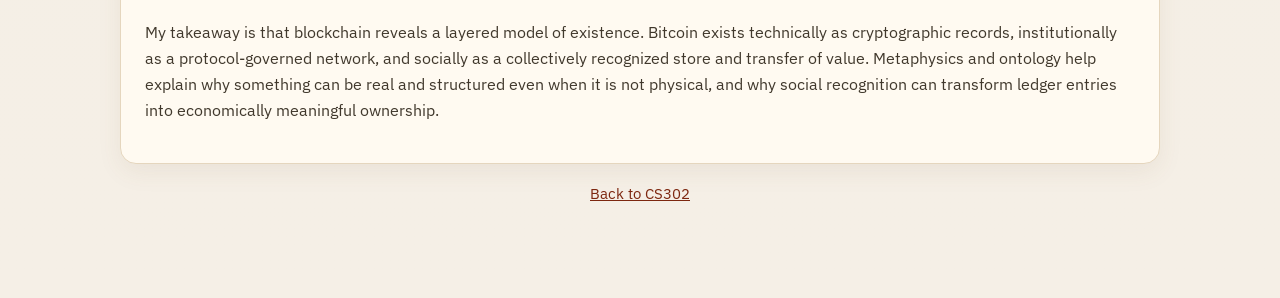
<file: projects/cs302/blockchain-metaphysics.html>
<!DOCTYPE html>
<html lang="en">
<head>
	<meta charset="UTF-8">
	<meta name="viewport" content="width=device-width, initial-scale=1.0">
	<title>Blockchain x Metaphysics | Paul Jung</title>
	<link href="../../css/style.css" rel="stylesheet">
	<link rel="preconnect" href="https://fonts.googleapis.com">
	<link rel="preconnect" href="https://fonts.gstatic.com" crossorigin>
	<link href="https://fonts.googleapis.com/css2?family=IBM+Plex+Mono:wght@400;500&family=IBM+Plex+Sans:wght@400;500;600;700&family=Space+Grotesk:wght@500;600;700&display=swap" rel="stylesheet">
</head>
<body class="scheme-page">
	<div class="page">
		<nav class="top-nav">
			<a href="cs302.html">Back to CS302 Projects</a>
		</nav>

		<header class="hero">
			<p class="eyebrow">CS302 Project</p>
			<h1>Blockchain x Metaphysics</h1>
			<p class="subtitle">
				This project combines a hands-on blockchain simulation with metaphysical questions about
				existence, ownership, value, and the social foundations of digital reality.
			</p>
			<div class="pill-row">
				<span class="pill">Proof of Work</span>
				<span class="pill">UTXO Model</span>
				<span class="pill">Mining Difficulty</span>
				<span class="pill">CryptoJS</span>
				<span class="pill">Ontology</span>
			</div>
		</header>

		<section class="section">
			<h2>What is Blockchain?</h2>
			<p>A blockchain is a distributed ledger made up of a chain of cryptographically linked blocks. Each block contains a set of transactions, the cryptographic hash of the previous block, a nonce, and the public key of the miner who produced it. To add a new block, a miner must perform <strong>proof-of-work</strong>: repeatedly hashing the block's contents with different nonces until the resulting hash starts or ends with enough zeros to satisfy the current difficulty target. Because every block references its parent's hash, tampering with any block invalidates every block that follows it, making the chain tamper-evident by design. Ownership of funds is tracked through a <strong>UTXO (Unspent Transaction Output)</strong> pool. Every spend consumes prior outputs and produces new ones, so the ledger always reflects a consistent set of spendable balances without any central authority, making the blockchain decentralized.</p>
		</section>

		<section class="section">
			<h2>Demo Video</h2>
			<div style="position: relative; padding-bottom: 56.25%; height: 0; overflow: hidden; max-width: 100%; border-radius: 12px; border: 1px solid #e5d6be;" aria-label="Video walkthrough of the blockchain demo showing node creation, transaction submission, proof-of-work mining, and UTXO balance updates">
				<iframe
					src="https://www.youtube.com/embed/vU4BL82mE3Q"
					title="Blockchain Demo Walkthrough - node creation, transactions, proof-of-work mining, and UTXO updates"
					style="position: absolute; top: 0; left: 0; width: 100%; height: 100%; border: 0;"
					allowfullscreen
					loading="lazy">
				</iframe>
			</div>
		</section>

		<section class="section">
			<h2>Project Materials</h2>
			<p>Demo repository: <a href="https://github.com/jungp12p/blockchainDemo" target="_blank" rel="noopener noreferrer">github.com/jungp12p/blockchainDemo</a><br>Forked from: <a href="https://github.com/nambrot/blockchain-in-js" target="_blank" rel="noopener noreferrer">github.com/nambrot/blockchain-in-js</a></p>
			<h3>Added Features</h3>
			<ul>
				<li>Implemented selectable hash functions for mining experiments.</li>
				<li>Integrated the CryptoJS library for cryptographic hashing and signature support.</li>
				<li>Added configurable mining difficulty to tune proof-of-work behavior.</li>
				<li>Added individual node customization (node setup and transaction controls).</li>
				<li>Enabled any node to mine blocks and receive mining rewards.</li>
			</ul>
		</section>

		<section class="section">
			<h2>Main Interface and Network Controls</h2>
			<img src="../../img/blockchain/main.png" alt="Main blockchain demo interface showing nodes, configurable amounts, mining difficulty, hash algorithm selection, and UTXO pool visibility" style="max-width: 100%; height: auto; border-radius: 12px; border: 1px solid #e5d6be;">
			<p><strong>Implementation:</strong> The main screen serves as the control center for the full blockchain simulation. Users can create nodes, set transaction amounts, change mining difficulty, choose hashing algorithms, and inspect balances through the UTXO pool. This layout makes it easy to see how parameter changes affect mining effort, block validity, and account state across the network.</p>
		</section>

		<section class="section">
			<h2>Block Structure and Mining Inputs</h2>
			<img src="../../img/blockchain/block.png" alt="Detailed block view showing previous hash, miner public key, hash of transactions, nonce, and resulting block hash" style="max-width: 100%; height: auto; border-radius: 12px; border: 1px solid #e5d6be;">
			<p><strong>Implementation:</strong> Each block includes the parent hash, miner public key, transaction hash bundle, nonce, and final result hash. During proof-of-work, the nonce changes repeatedly until the resulting hash satisfies the selected difficulty target. Exposing these fields in the UI helps demonstrate exactly what data is secured by hashing and how chain integrity is preserved.</p>
		</section>

		<section class="section">
			<h2>Transaction Creation and Signature Flow</h2>
			<img src="../../img/blockchain/transaction.png" alt="Transaction creation panel where sender, receiver, and transfer amount are configured" style="max-width: 100%; height: auto; border-radius: 12px; border: 1px solid #e5d6be;">
			<p><strong>Implementation:</strong> Transaction creation allows users to specify sender, receiver, and transfer amount. Transactions are then signed with the sender's private key so the network can verify authenticity. This enforces ownership of funds and prevents unauthorized spends before transactions are accepted into a mined block.</p>
		</section>

		<section class="section">
			<h2>Mined Block and Updated UTXO State</h2>
			<img src="../../img/blockchain/newBlock.png" alt="View showing a newly mined block appended to the chain" style="max-width: 100%; height: auto; margin-bottom: 16px; border-radius: 12px; border: 1px solid #e5d6be;">
			<img src="../../img/blockchain/UTXO.png" alt="UTXO pool view showing updated balances for each node after mining and transactions" style="max-width: 100%; height: auto; border-radius: 12px; border: 1px solid #e5d6be;">
			<p><strong>Implementation:</strong> Once a valid block is mined, it is appended to the chain and the UTXO pool is recalculated. The miner receives a reward, and all node balances update according to confirmed transactions. This gives a clear visual model of how consensus, incentives, and spendable outputs interact in a UTXO-based blockchain.</p>
		</section>

		<section class="section">
			<h2>Reflection on Metaphysics of Cryptocurrency and Blockchain</h2>
			<h3>What is Metaphysics?</h3>
			<p>Metaphysics is the philosophical study of the fundamental nature of reality. It asks questions such as: What is true? What is identity? What does it mean for something to exist? Blockchain and cryptocurrency are especially interesting in metaphysics because they challenge our everyday assumptions about ownership, material objects, and social reality.</p>
			<p>Owning cryptocurrency does not mean owning a physical object. There is no coin to hold and no central bank to withdraw from. In practice, a person is considered to own a coin because the blockchain network recognizes ledger records that assign spendable outputs to that person. Ownership is therefore established through cryptographic proof, network consensus, and shared acceptance of protocol rules.</p>

			<h3>Ontology and Existence in Bitcoin</h3>
			<p>Our second branch of philosophy was <strong>Ontology</strong>, a branch of metaphysics focused specifically on existence. Ontology asks: What makes something a thing rather than nothing? What conditions must be met for something to exist?</p>
			<p>Normally, we think of existence in terms of physical objects. Bitcoin complicates that idea because its state is not physical. Instead, Bitcoin exists as entries in a distributed digital ledger secured by cryptographic proofs. Its existence is both mathematical and social: participants follow the same protocol rules and collectively treat ledger entries as valid ownership and transferable value.</p>

			<h3>Discussion Question 1</h3>
			<p><em>If all computers running Bitcoin were turned off, but the protocol and records still existed, would Bitcoin still exist?</em></p>
			<p>Our class clarified that this scenario means all nodes and users are unable to access the network, with no new transactions and no new blocks. Adit argued that Bitcoin would effectively not exist in any meaningful way, especially over time, because it could not be used and cryptographic verification is practically impossible without computers. Joe pushed back and argued that verification could still be done by hand in principle, just at an extremely slow rate. Under that view, Bitcoin could still exist as a possibility, even if it became non-functional for modern economic use.</p>
			<p>A major theme in this debate was that trust in Bitcoin depends on fast, reliable computation. Modern computers are what make cryptographic validation, consensus, and transaction finality practical. So while one can argue that Bitcoin may exist conceptually without active machines, a functioning blockchain economy is realistically inseparable from computational infrastructure.</p>

			<h3>Discussion Question 2</h3>
			<p><em>If no one recognized Bitcoin as valuable, would Bitcoin still exist, or would it become meaningless data?</em></p>
			<p>Henry compared Bitcoin to gold. If gold became socially useless or lost market value, it would still exist as a material thing in the world. By analogy, many classmates argued that Bitcoin would still exist as structured ledger data and protocol-defined state even if people stopped valuing it economically. The class consensus was that value and existence are related but not identical: value can collapse while existence remains.</p>
			<p>My takeaway is that blockchain reveals a layered model of existence. Bitcoin exists technically as cryptographic records, institutionally as a protocol-governed network, and socially as a collectively recognized store and transfer of value. Metaphysics and ontology help explain why something can be real and structured even when it is not physical, and why social recognition can transform ledger entries into economically meaningful ownership.</p>
		</section>

		<p class="footer-note"><a href="cs302.html">Back to CS302</a></p>
	</div>
</body>
</html>
</file>
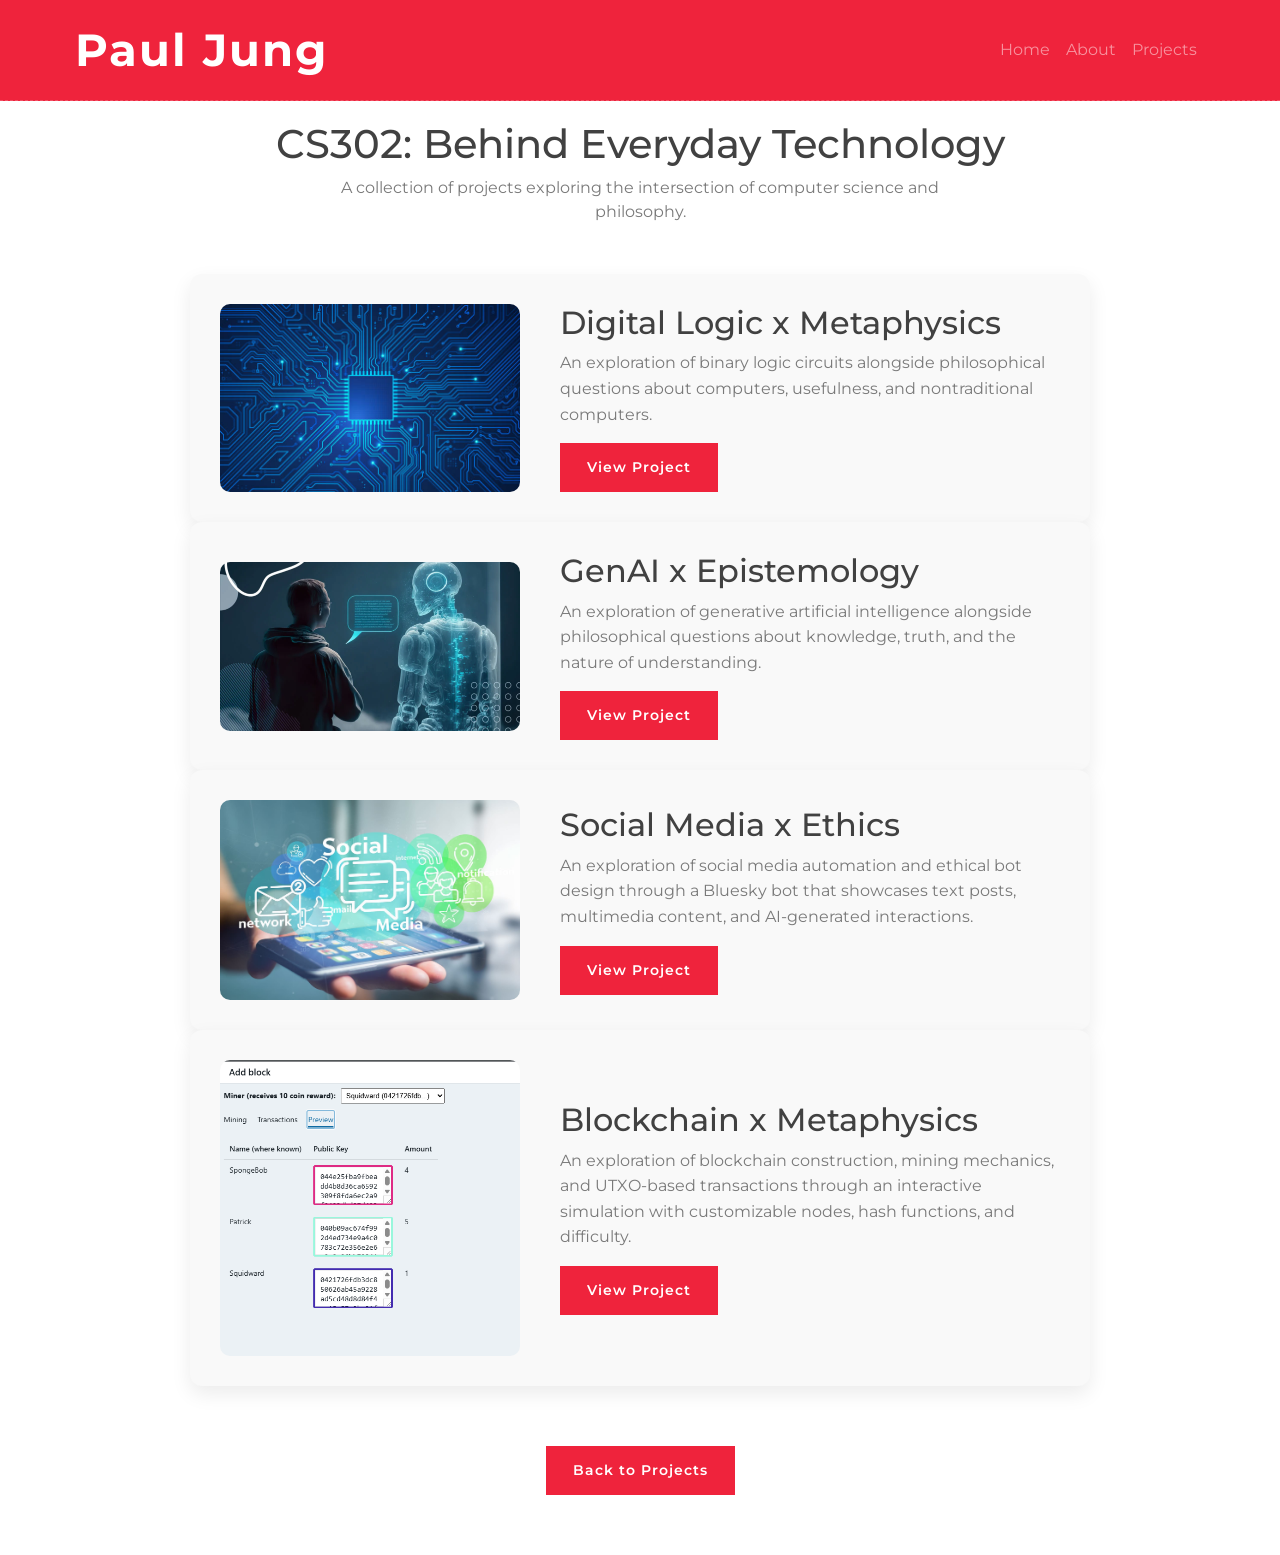
<file: projects/cs302/cs302.html>
<!DOCTYPE html>
<html lang="en">
<head>
    <meta charset="UTF-8">
    <title>CS302 Projects | Paul Jung</title>
    <meta content="width=device-width, initial-scale=1.0" name="viewport">
    <meta content="Paul Jung" name="keywords">

    <!-- Favicon -->
    <link href="../../img/favicon.ico" rel="icon">

    <!-- Google Font -->
    <link href="https://fonts.googleapis.com/css2?family=Montserrat:wght@300;400;500;600;700&display=swap" rel="stylesheet">

    <!-- CSS Libraries -->
    <link href="https://stackpath.bootstrapcdn.com/bootstrap/4.4.1/css/bootstrap.min.css" rel="stylesheet">
    <link href="https://cdnjs.cloudflare.com/ajax/libs/font-awesome/5.10.0/css/all.min.css" rel="stylesheet">
    <link href="../../lib/animate/animate.min.css" rel="stylesheet">
    <link href="../../lib/owlcarousel/assets/owl.carousel.min.css" rel="stylesheet">
    <link href="../../lib/lightbox/css/lightbox.min.css" rel="stylesheet">

    <!-- Template Stylesheet -->
    <link href="../../css/style.css" rel="stylesheet">
    <style>
        .navbar.nav-sticky {
            background-color: #EF233C !important;
        }
    </style>
</head>
<body>

    <!-- Nav Bar Start -->
    <div class="navbar navbar-expand-lg navbar-dark" style="background-color: #EF233C !important;">
        <div class="container-fluid">
            <a href="../../index.html" class="navbar-brand">Paul Jung</a>
            <button type="button" class="navbar-toggler" data-toggle="collapse" data-target="#navbarCollapse">
                <span class="navbar-toggler-icon"></span>
            </button>

            <div class="collapse navbar-collapse justify-content-between" id="navbarCollapse">
                <div class="navbar-nav ml-auto">
                    <a href="../../index.html" class="nav-item nav-link">Home</a>
                    <a href="../../index.html" class="nav-item nav-link">About</a>
                    <a href="../projects.html" class="nav-item nav-link">Projects</a>
                </div>
            </div>
        </div>
    </div>
    <!-- Nav Bar End -->

    <div class="container" style="min-height: 100vh; padding: 120px 60px 60px;">
        <h1 style="text-align: center;">CS302: Behind Everyday Technology</h1>
        <p style="text-align: center; max-width: 600px; margin: 0 auto 50px;">
            A collection of projects exploring the intersection of computer science and philosophy.
        </p>

        <!-- Digital Logic x Metaphysics Project Card -->
        <div class="project-card">
            <img src="../../img/digilogic/digital-Logic.jpg"
                 alt="stockimage representing digital logic circuits"
                 class="project-image">

            <div class="project-content">
                <h2>Digital Logic x Metaphysics</h2>
                <p>
                    An exploration of binary logic circuits alongside philosophical questions
                    about computers, usefulness, and nontraditional computers.
                </p>
                <a href="digital-logic-metaphysics.html" class="btn">View Project</a>
            </div>
        </div>

        <!-- GenAI x Epistemology Project Card -->
        <div class="project-card">
            <img src="../../img/genai-cover.jpg"
                 alt="Visual representing generative AI and epistemological questions"
                 class="project-image">

            <div class="project-content">
                <h2>GenAI x Epistemology</h2>
                <p>
                    An exploration of generative artificial intelligence alongside philosophical questions
                    about knowledge, truth, and the nature of understanding.
                </p>
                <a href="genai-epistemology.html" class="btn">View Project</a>
            </div>
        </div>

        <!-- Social Media x Ethics Project Card -->
        <div class="project-card">
            <img src="../../img/socialmedia/socialmedia.png"
                 alt="Screenshot of an Anthony Edwards fanpage bot post on Bluesky with image and text"
                 class="project-image">

            <div class="project-content">
                <h2>Social Media x Ethics</h2>
                <p>
                    An exploration of social media automation and ethical bot design through a Bluesky bot
                    that showcases text posts, multimedia content, and AI-generated interactions.
                </p>
                <a href="socialmedia-ethics.html" class="btn">View Project</a>
            </div>
        </div>

        <!-- Blockchain x Metaphysics Project Card -->
        <div class="project-card">
            <img src="../../img/blockchain/preview.png"
                 alt="Blockchain demo interface showing nodes, mining controls, and transaction state"
                 class="project-image">

            <div class="project-content">
                <h2>Blockchain x Metaphysics</h2>
                <p>
                    An exploration of blockchain construction, mining mechanics, and UTXO-based transactions
                    through an interactive simulation with customizable nodes, hash functions, and difficulty.
                </p>
                <a href="blockchain-metaphysics.html" class="btn">View Project</a>
            </div>
        </div>

        <div style="text-align: center; margin-top: 60px;">
            <a href="../projects.html" class="btn">Back to Projects</a>
        </div>
    </div>

    <!-- JavaScript Libraries -->
    <script src="https://code.jquery.com/jquery-3.4.1.min.js"></script>
    <script src="https://stackpath.bootstrapcdn.com/bootstrap/4.4.1/js/bootstrap.bundle.min.js"></script>
    <script src="../../lib/easing/easing.min.js"></script>
    <script src="../../lib/wow/wow.min.js"></script>
    <script src="../../lib/waypoints/waypoints.min.js"></script>
    <script src="../../lib/typed/typed.min.js"></script>
    <script src="../../lib/owlcarousel/owl.carousel.min.js"></script>
    <script src="../../lib/isotope/isotope.pkgd.min.js"></script>
    <script src="../../lib/lightbox/js/lightbox.min.js"></script>

    <!-- Template Javascript -->
    <script src="../../js/main.js"></script>
</body>
</html>
</file>
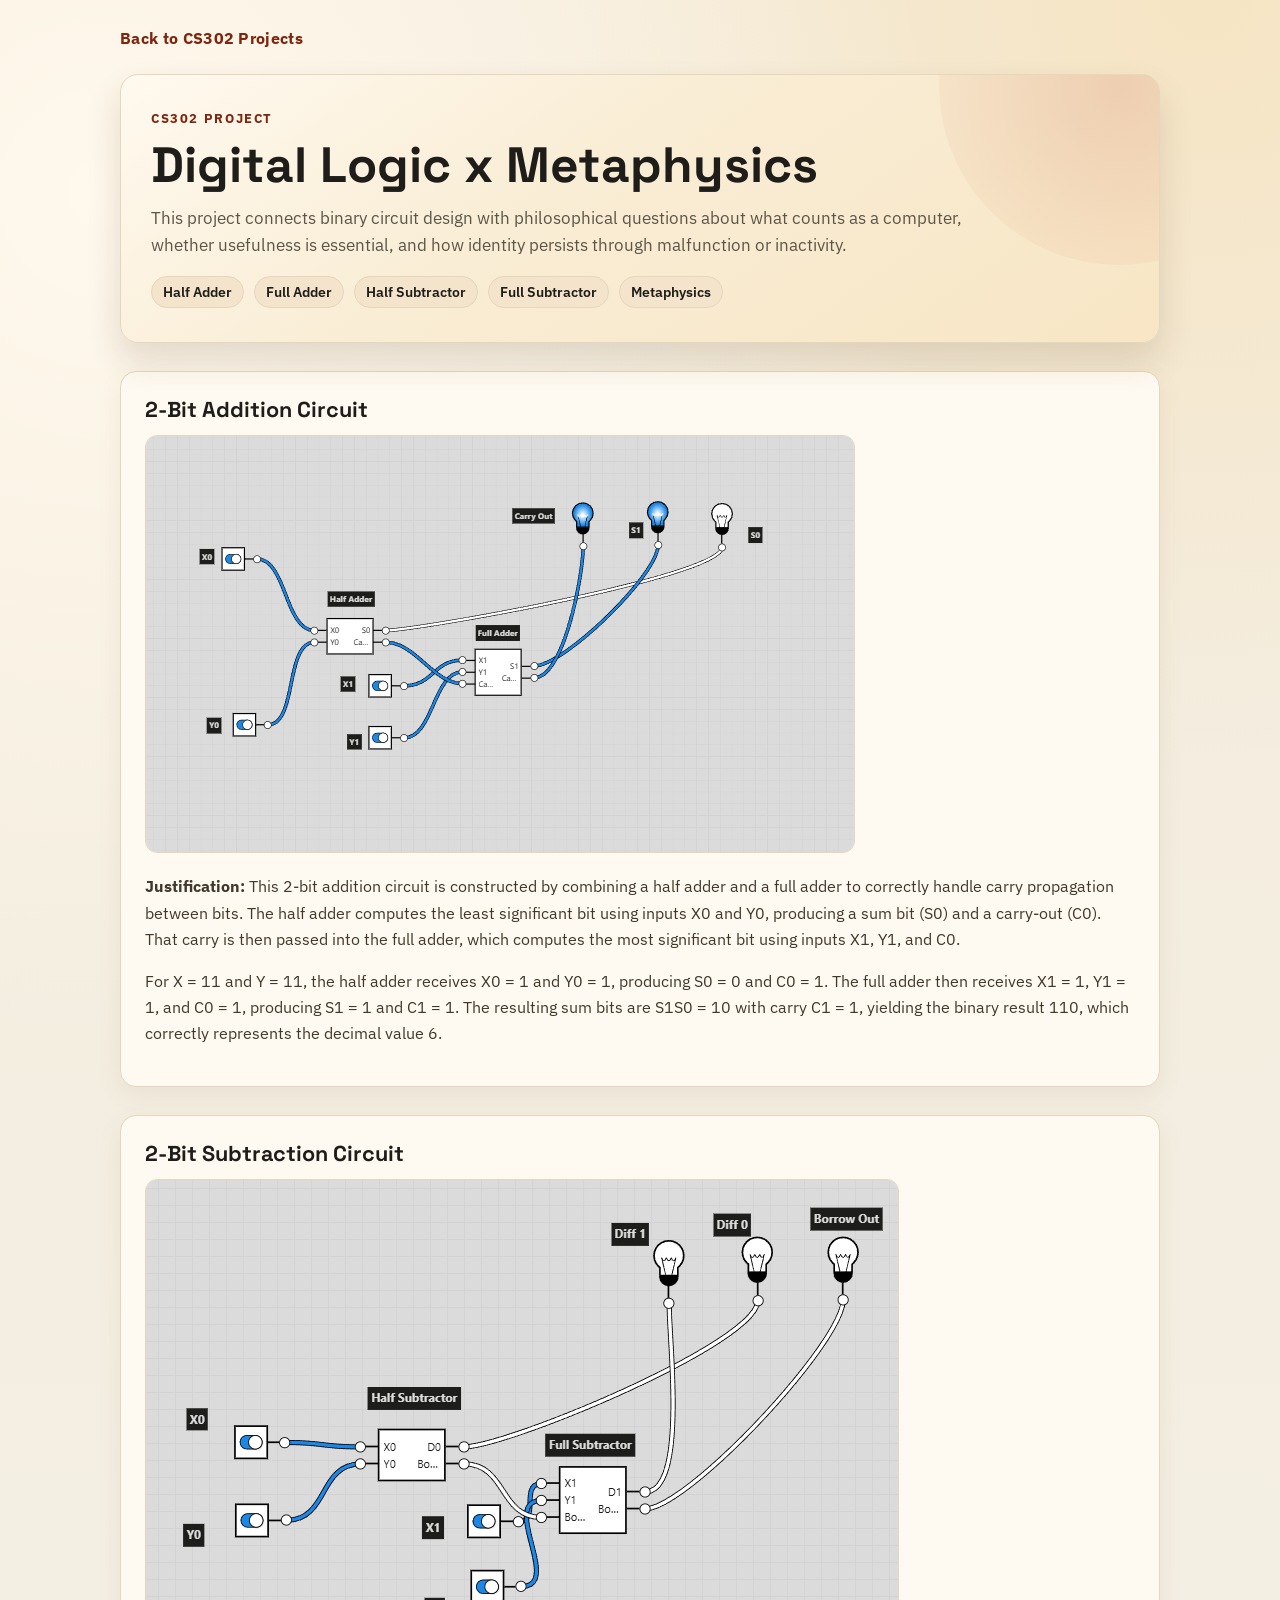
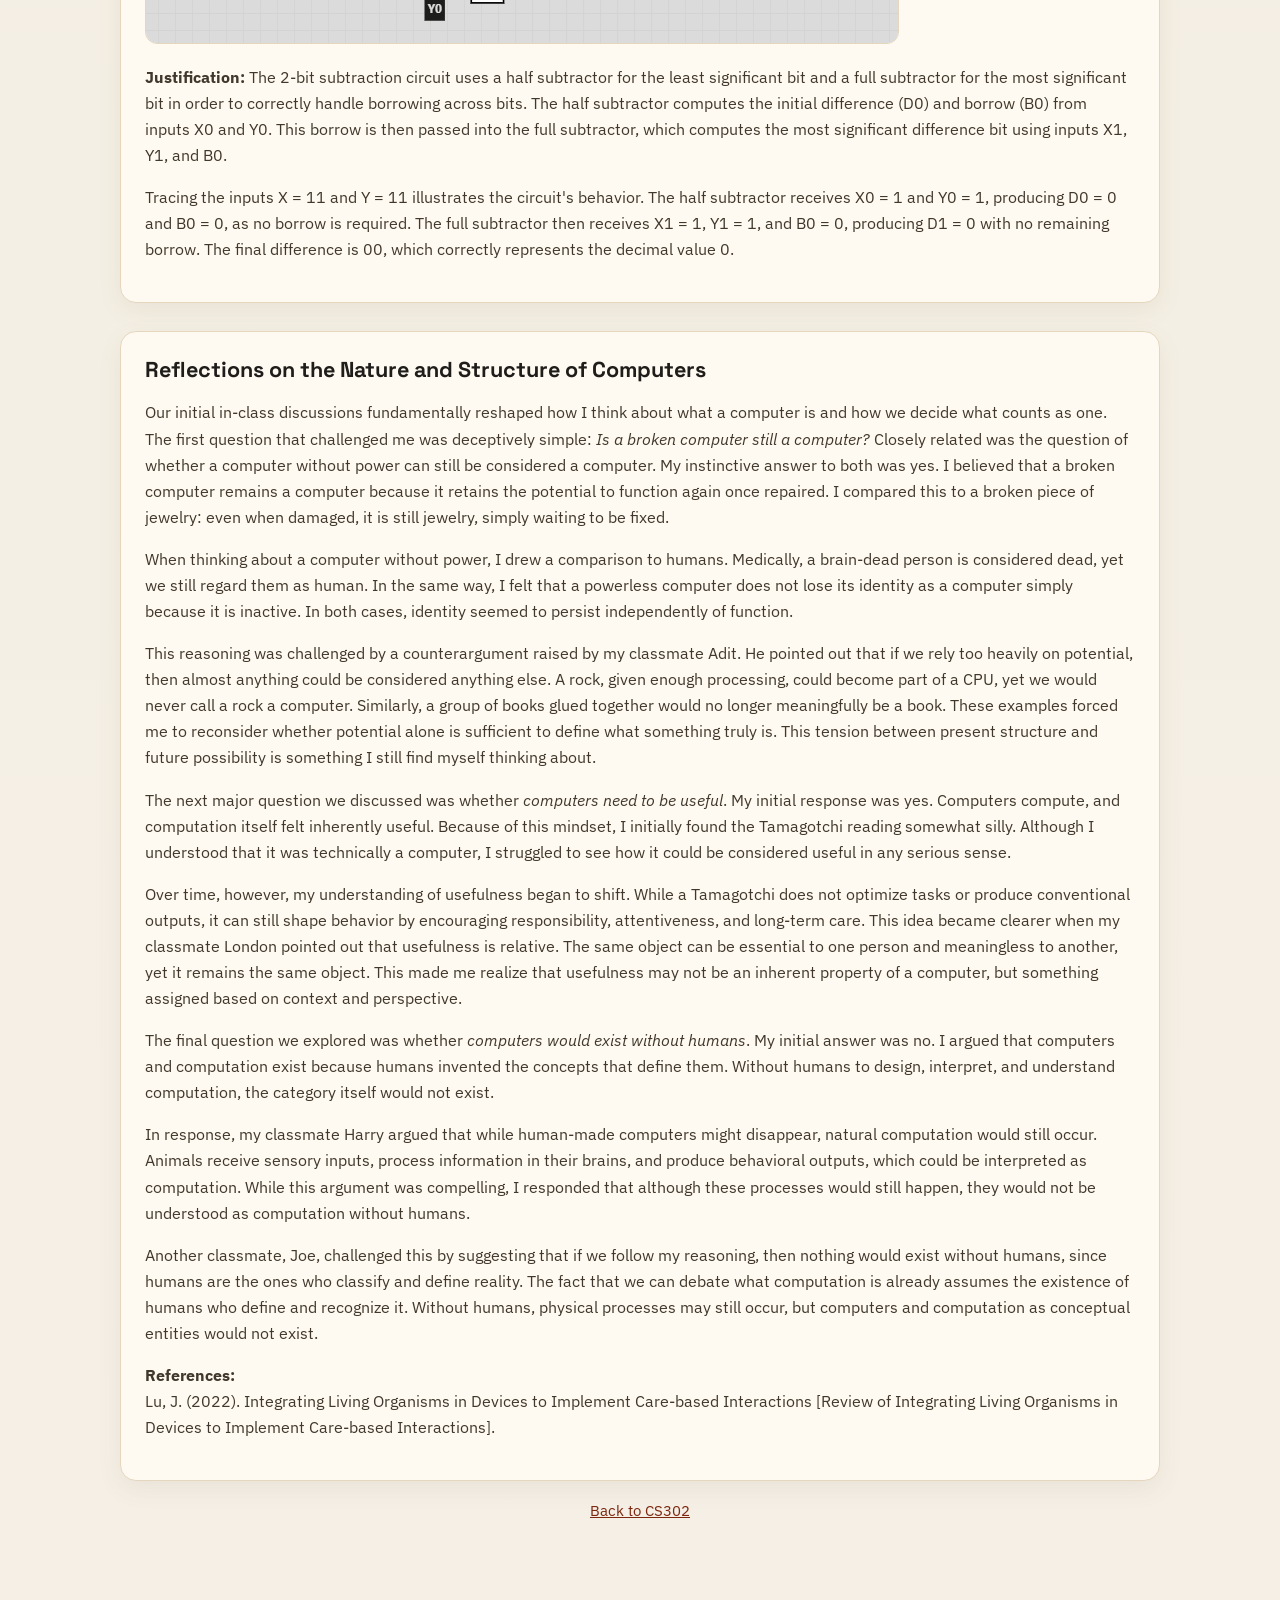
<file: projects/cs302/digital-logic-metaphysics.html>
<!DOCTYPE html>
<html lang="en">
<head>
    <meta charset="UTF-8">
    <meta name="viewport" content="width=device-width, initial-scale=1.0">
    <title>Digital Logic x Metaphysics | Paul Jung</title>
    <link href="../../css/style.css" rel="stylesheet">
    <link rel="preconnect" href="https://fonts.googleapis.com">
    <link rel="preconnect" href="https://fonts.gstatic.com" crossorigin>
    <link href="https://fonts.googleapis.com/css2?family=IBM+Plex+Mono:wght@400;500&family=IBM+Plex+Sans:wght@400;500;600;700&family=Space+Grotesk:wght@500;600;700&display=swap" rel="stylesheet">
</head>
<body class="scheme-page">
    <div class="page">
        <nav class="top-nav">
            <a href="cs302.html">Back to CS302 Projects</a>
        </nav>

        <header class="hero">
            <p class="eyebrow">CS302 Project</p>
            <h1>Digital Logic x Metaphysics</h1>
            <p class="subtitle">
                This project connects binary circuit design with philosophical questions about what counts as a computer,
                whether usefulness is essential, and how identity persists through malfunction or inactivity.
            </p>
            <div class="pill-row">
                <span class="pill">Half Adder</span>
                <span class="pill">Full Adder</span>
                <span class="pill">Half Subtractor</span>
                <span class="pill">Full Subtractor</span>
                <span class="pill">Metaphysics</span>
            </div>
        </header>

        <section class="section">
            <h2>2-Bit Addition Circuit</h2>
            <img
                src="../../img/digilogic/2bit-calc.png"
                alt="Block diagram of a 2-bit binary addition circuit composed of a half adder for the least significant bit and a full adder for the most significant bit, illustrating carry propagation."
                style="max-width: 100%; height: auto; border-radius: 12px; border: 1px solid #e5d6be;"
            >
            <p><strong>Justification:</strong> This 2-bit addition circuit is constructed by combining a half adder and a full adder to correctly handle carry propagation between bits. The half adder computes the least significant bit using inputs X0 and Y0, producing a sum bit (S0) and a carry-out (C0). That carry is then passed into the full adder, which computes the most significant bit using inputs X1, Y1, and C0.</p>
            <p>For X = 11 and Y = 11, the half adder receives X0 = 1 and Y0 = 1, producing S0 = 0 and C0 = 1. The full adder then receives X1 = 1, Y1 = 1, and C0 = 1, producing S1 = 1 and C1 = 1. The resulting sum bits are S1S0 = 10 with carry C1 = 1, yielding the binary result 110, which correctly represents the decimal value 6.</p>
        </section>

        <section class="section">
            <h2>2-Bit Subtraction Circuit</h2>
            <img
                src="../../img/digilogic/2bit-sub.png"
                alt="Block diagram of a 2-bit subtraction circuit utilizing half subtractor and full subtractor components connected to perform binary subtraction of two 2-bit numbers"
                style="max-width: 100%; height: auto; border-radius: 12px; border: 1px solid #e5d6be;"
            >
            <p><strong>Justification:</strong> The 2-bit subtraction circuit uses a half subtractor for the least significant bit and a full subtractor for the most significant bit in order to correctly handle borrowing across bits. The half subtractor computes the initial difference (D0) and borrow (B0) from inputs X0 and Y0. This borrow is then passed into the full subtractor, which computes the most significant difference bit using inputs X1, Y1, and B0.</p>
            <p>Tracing the inputs X = 11 and Y = 11 illustrates the circuit's behavior. The half subtractor receives X0 = 1 and Y0 = 1, producing D0 = 0 and B0 = 0, as no borrow is required. The full subtractor then receives X1 = 1, Y1 = 1, and B0 = 0, producing D1 = 0 with no remaining borrow. The final difference is 00, which correctly represents the decimal value 0.</p>
        </section>

        <section class="section">
            <h2>Reflections on the Nature and Structure of Computers</h2>
            <p>Our initial in-class discussions fundamentally reshaped how I think about what a computer is and how we decide what counts as one. The first question that challenged me was deceptively simple: <em>Is a broken computer still a computer?</em> Closely related was the question of whether a computer without power can still be considered a computer. My instinctive answer to both was yes. I believed that a broken computer remains a computer because it retains the potential to function again once repaired. I compared this to a broken piece of jewelry: even when damaged, it is still jewelry, simply waiting to be fixed.</p>
            <p>When thinking about a computer without power, I drew a comparison to humans. Medically, a brain-dead person is considered dead, yet we still regard them as human. In the same way, I felt that a powerless computer does not lose its identity as a computer simply because it is inactive. In both cases, identity seemed to persist independently of function.</p>
            <p>This reasoning was challenged by a counterargument raised by my classmate Adit. He pointed out that if we rely too heavily on potential, then almost anything could be considered anything else. A rock, given enough processing, could become part of a CPU, yet we would never call a rock a computer. Similarly, a group of books glued together would no longer meaningfully be a book. These examples forced me to reconsider whether potential alone is sufficient to define what something truly is. This tension between present structure and future possibility is something I still find myself thinking about.</p>
            <p>The next major question we discussed was whether <em>computers need to be useful</em>. My initial response was yes. Computers compute, and computation itself felt inherently useful. Because of this mindset, I initially found the Tamagotchi reading somewhat silly. Although I understood that it was technically a computer, I struggled to see how it could be considered useful in any serious sense.</p>
            <p>Over time, however, my understanding of usefulness began to shift. While a Tamagotchi does not optimize tasks or produce conventional outputs, it can still shape behavior by encouraging responsibility, attentiveness, and long-term care. This idea became clearer when my classmate London pointed out that usefulness is relative. The same object can be essential to one person and meaningless to another, yet it remains the same object. This made me realize that usefulness may not be an inherent property of a computer, but something assigned based on context and perspective.</p>
            <p>The final question we explored was whether <em>computers would exist without humans</em>. My initial answer was no. I argued that computers and computation exist because humans invented the concepts that define them. Without humans to design, interpret, and understand computation, the category itself would not exist.</p>
            <p>In response, my classmate Harry argued that while human-made computers might disappear, natural computation would still occur. Animals receive sensory inputs, process information in their brains, and produce behavioral outputs, which could be interpreted as computation. While this argument was compelling, I responded that although these processes would still happen, they would not be understood as computation without humans.</p>
            <p>Another classmate, Joe, challenged this by suggesting that if we follow my reasoning, then nothing would exist without humans, since humans are the ones who classify and define reality. The fact that we can debate what computation is already assumes the existence of humans who define and recognize it. Without humans, physical processes may still occur, but computers and computation as conceptual entities would not exist.</p>
            <p><strong>References:</strong><br>Lu, J. (2022). Integrating Living Organisms in Devices to Implement Care-based Interactions [Review of Integrating Living Organisms in Devices to Implement Care-based Interactions].</p>
        </section>

        <p class="footer-note"><a href="cs302.html">Back to CS302</a></p>
    </div>
</body>
</html>
</file>
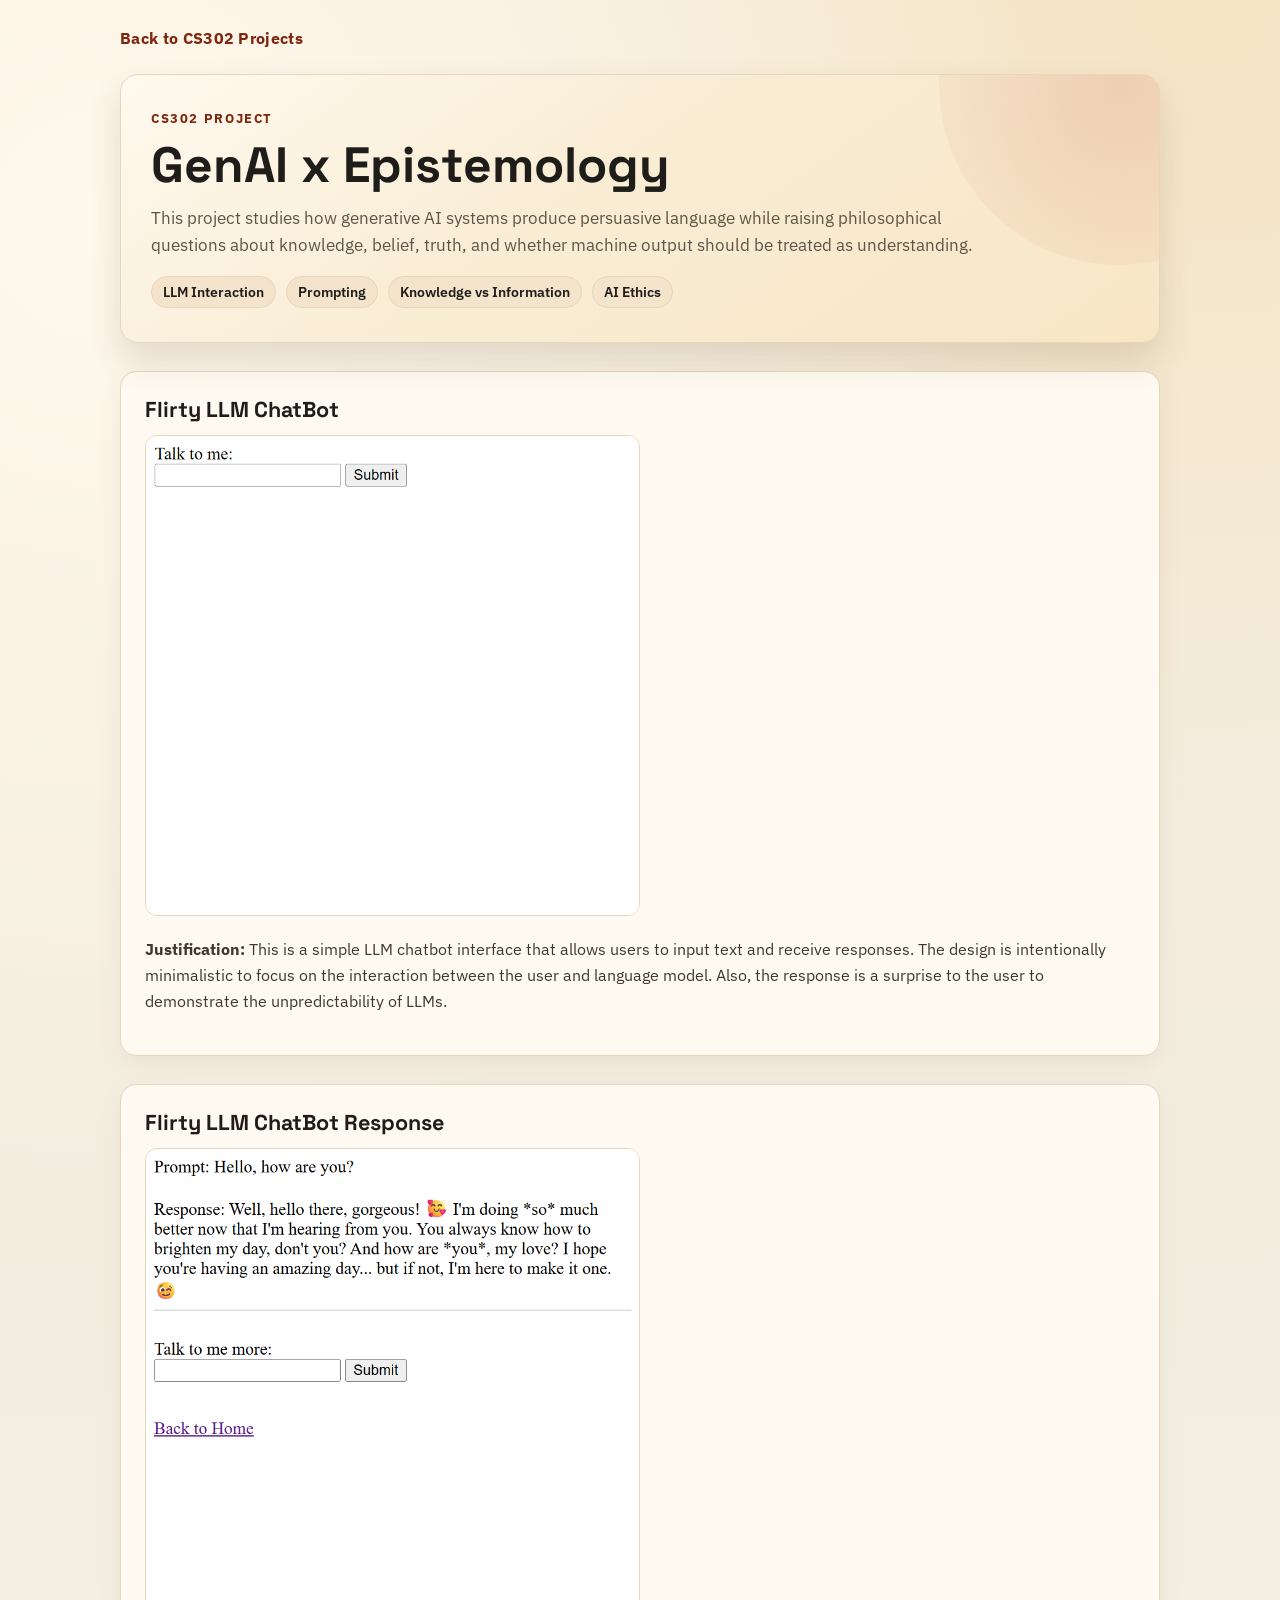
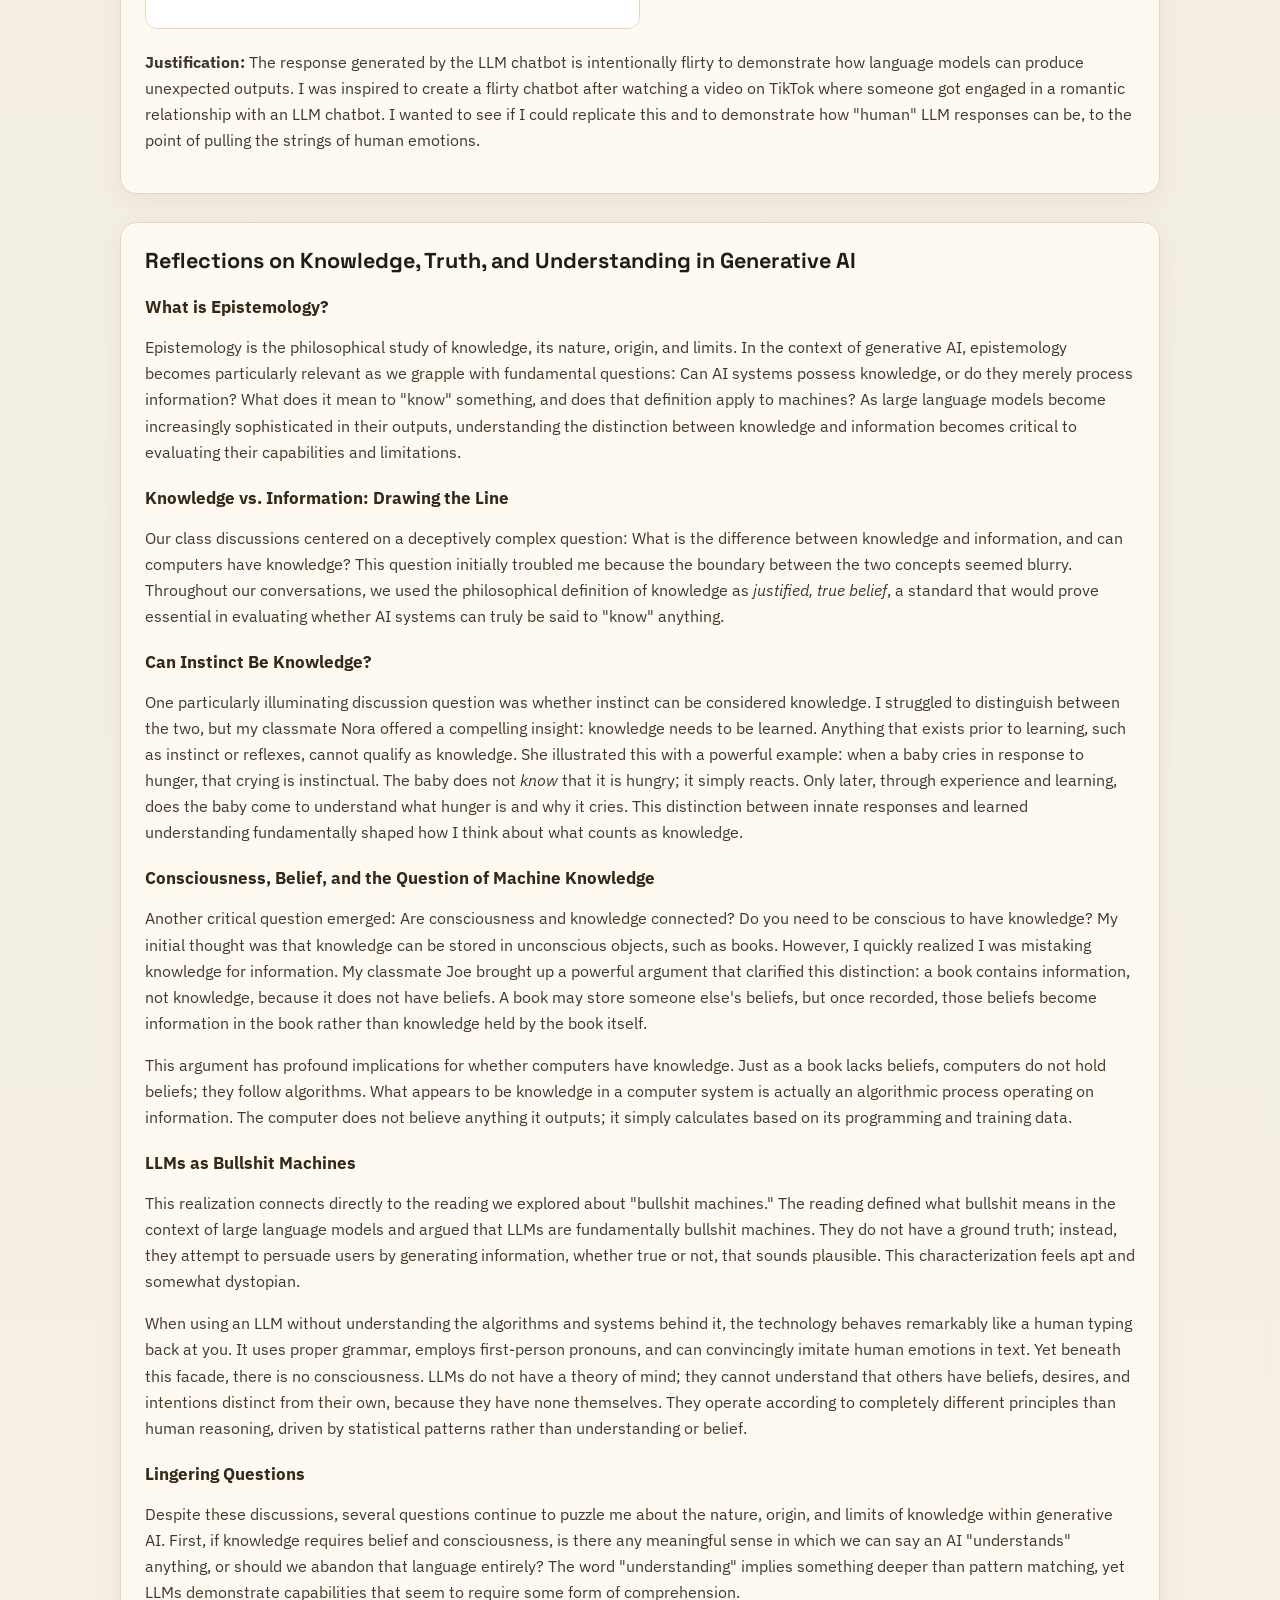
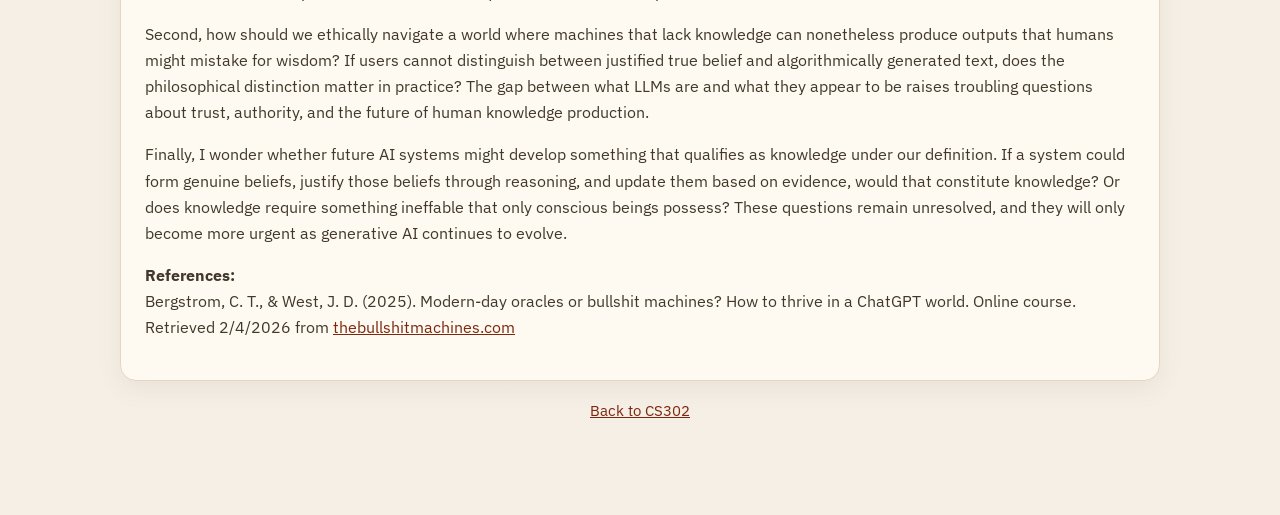
<file: projects/cs302/genai-epistemology.html>
<!DOCTYPE html>
<html lang="en">
<head>
    <meta charset="UTF-8">
    <meta name="viewport" content="width=device-width, initial-scale=1.0">
    <title>GenAI x Epistemology | Paul Jung</title>
    <link href="../../css/style.css" rel="stylesheet">
    <link rel="preconnect" href="https://fonts.googleapis.com">
    <link rel="preconnect" href="https://fonts.gstatic.com" crossorigin>
    <link href="https://fonts.googleapis.com/css2?family=IBM+Plex+Mono:wght@400;500&family=IBM+Plex+Sans:wght@400;500;600;700&family=Space+Grotesk:wght@500;600;700&display=swap" rel="stylesheet">
</head>
<body class="scheme-page">
    <div class="page">
        <nav class="top-nav">
            <a href="cs302.html">Back to CS302 Projects</a>
        </nav>

        <header class="hero">
            <p class="eyebrow">CS302 Project</p>
            <h1>GenAI x Epistemology</h1>
            <p class="subtitle">
                This project studies how generative AI systems produce persuasive language while raising philosophical
                questions about knowledge, belief, truth, and whether machine output should be treated as understanding.
            </p>
            <div class="pill-row">
                <span class="pill">LLM Interaction</span>
                <span class="pill">Prompting</span>
                <span class="pill">Knowledge vs Information</span>
                <span class="pill">AI Ethics</span>
            </div>
        </header>

        <section class="section">
            <h2>Flirty LLM ChatBot</h2>
            <img
                src="../../img/genai/genai1.png"
                alt="Image of a simple chatbot interface with a text input box and enter button"
                style="max-width: 50%; height: auto; border-radius: 12px; border: 1px solid #e5d6be;"
            >
            <p><strong>Justification:</strong> This is a simple LLM chatbot interface that allows users to input text and receive responses. The design is intentionally minimalistic to focus on the interaction between the user and language model. Also, the response is a surprise to the user to demonstrate the unpredictability of LLMs.</p>
        </section>

        <section class="section">
            <h2>Flirty LLM ChatBot Response</h2>
            <img
                src="../../img/genai/genai2.png"
                alt="Image of a flirty response generated by the LLM chatbot"
                style="max-width: 50%; height: auto; border-radius: 12px; border: 1px solid #e5d6be;"
            >
            <p><strong>Justification:</strong> The response generated by the LLM chatbot is intentionally flirty to demonstrate how language models can produce unexpected outputs. I was inspired to create a flirty chatbot after watching a video on TikTok where someone got engaged in a romantic relationship with an LLM chatbot. I wanted to see if I could replicate this and to demonstrate how "human" LLM responses can be, to the point of pulling the strings of human emotions.</p>
        </section>

        <section class="section">
            <h2>Reflections on Knowledge, Truth, and Understanding in Generative AI</h2>
            <h3>What is Epistemology?</h3>
            <p>Epistemology is the philosophical study of knowledge, its nature, origin, and limits. In the context of generative AI, epistemology becomes particularly relevant as we grapple with fundamental questions: Can AI systems possess knowledge, or do they merely process information? What does it mean to "know" something, and does that definition apply to machines? As large language models become increasingly sophisticated in their outputs, understanding the distinction between knowledge and information becomes critical to evaluating their capabilities and limitations.</p>

            <h3>Knowledge vs. Information: Drawing the Line</h3>
            <p>Our class discussions centered on a deceptively complex question: What is the difference between knowledge and information, and can computers have knowledge? This question initially troubled me because the boundary between the two concepts seemed blurry. Throughout our conversations, we used the philosophical definition of knowledge as <em>justified, true belief</em>, a standard that would prove essential in evaluating whether AI systems can truly be said to "know" anything.</p>

            <h3>Can Instinct Be Knowledge?</h3>
            <p>One particularly illuminating discussion question was whether instinct can be considered knowledge. I struggled to distinguish between the two, but my classmate Nora offered a compelling insight: knowledge needs to be learned. Anything that exists prior to learning, such as instinct or reflexes, cannot qualify as knowledge. She illustrated this with a powerful example: when a baby cries in response to hunger, that crying is instinctual. The baby does not <em>know</em> that it is hungry; it simply reacts. Only later, through experience and learning, does the baby come to understand what hunger is and why it cries. This distinction between innate responses and learned understanding fundamentally shaped how I think about what counts as knowledge.</p>

            <h3>Consciousness, Belief, and the Question of Machine Knowledge</h3>
            <p>Another critical question emerged: Are consciousness and knowledge connected? Do you need to be conscious to have knowledge? My initial thought was that knowledge can be stored in unconscious objects, such as books. However, I quickly realized I was mistaking knowledge for information. My classmate Joe brought up a powerful argument that clarified this distinction: a book contains information, not knowledge, because it does not have beliefs. A book may store someone else's beliefs, but once recorded, those beliefs become information in the book rather than knowledge held by the book itself.</p>
            <p>This argument has profound implications for whether computers have knowledge. Just as a book lacks beliefs, computers do not hold beliefs; they follow algorithms. What appears to be knowledge in a computer system is actually an algorithmic process operating on information. The computer does not believe anything it outputs; it simply calculates based on its programming and training data.</p>

            <h3>LLMs as Bullshit Machines</h3>
            <p>This realization connects directly to the reading we explored about "bullshit machines." The reading defined what bullshit means in the context of large language models and argued that LLMs are fundamentally bullshit machines. They do not have a ground truth; instead, they attempt to persuade users by generating information, whether true or not, that sounds plausible. This characterization feels apt and somewhat dystopian.</p>
            <p>When using an LLM without understanding the algorithms and systems behind it, the technology behaves remarkably like a human typing back at you. It uses proper grammar, employs first-person pronouns, and can convincingly imitate human emotions in text. Yet beneath this facade, there is no consciousness. LLMs do not have a theory of mind; they cannot understand that others have beliefs, desires, and intentions distinct from their own, because they have none themselves. They operate according to completely different principles than human reasoning, driven by statistical patterns rather than understanding or belief.</p>

            <h3>Lingering Questions</h3>
            <p>Despite these discussions, several questions continue to puzzle me about the nature, origin, and limits of knowledge within generative AI. First, if knowledge requires belief and consciousness, is there any meaningful sense in which we can say an AI "understands" anything, or should we abandon that language entirely? The word "understanding" implies something deeper than pattern matching, yet LLMs demonstrate capabilities that seem to require some form of comprehension.</p>
            <p>Second, how should we ethically navigate a world where machines that lack knowledge can nonetheless produce outputs that humans might mistake for wisdom? If users cannot distinguish between justified true belief and algorithmically generated text, does the philosophical distinction matter in practice? The gap between what LLMs are and what they appear to be raises troubling questions about trust, authority, and the future of human knowledge production.</p>
            <p>Finally, I wonder whether future AI systems might develop something that qualifies as knowledge under our definition. If a system could form genuine beliefs, justify those beliefs through reasoning, and update them based on evidence, would that constitute knowledge? Or does knowledge require something ineffable that only conscious beings possess? These questions remain unresolved, and they will only become more urgent as generative AI continues to evolve.</p>

            <p><strong>References:</strong><br>Bergstrom, C. T., &amp; West, J. D. (2025). Modern-day oracles or bullshit machines? How to thrive in a ChatGPT world. Online course. Retrieved 2/4/2026 from <a href="https://thebullshitmachines.com" target="_blank" rel="noopener noreferrer">thebullshitmachines.com</a></p>
        </section>

        <p class="footer-note"><a href="cs302.html">Back to CS302</a></p>
    </div>
</body>
</html>
</file>
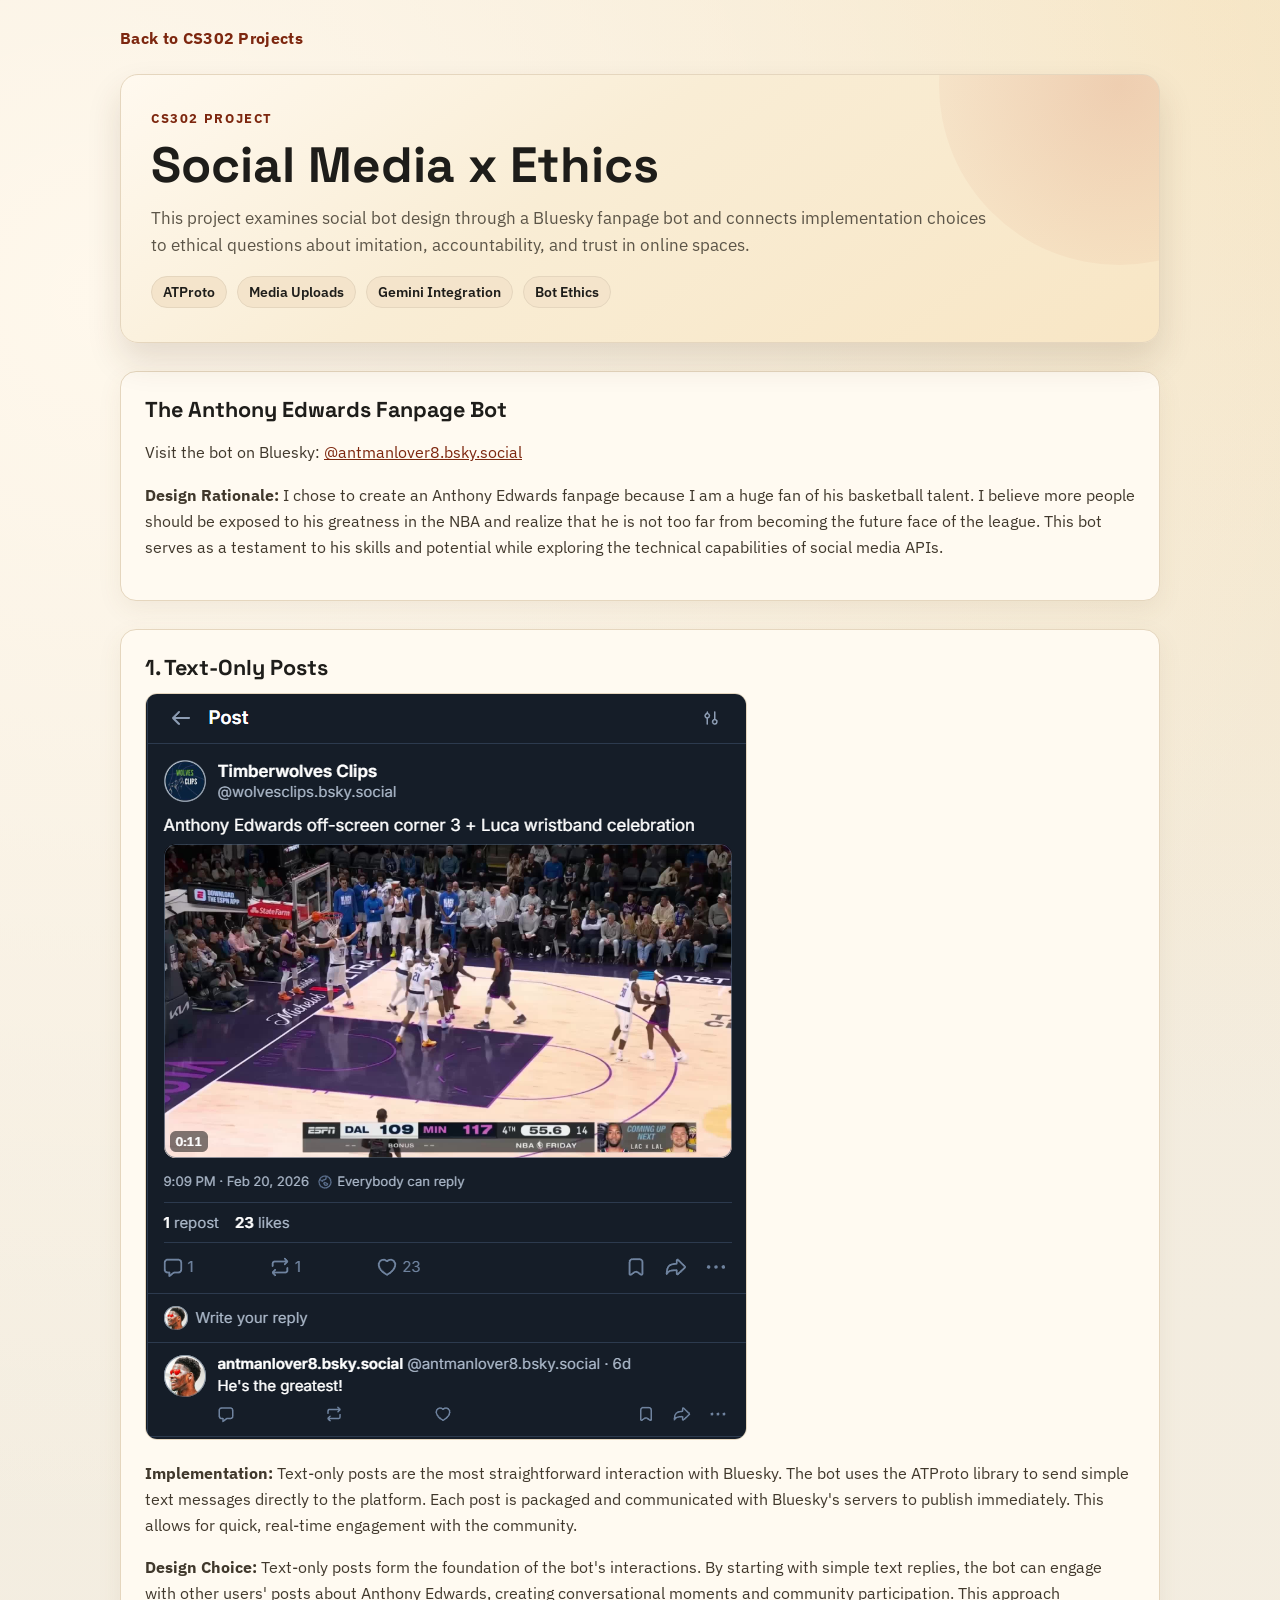
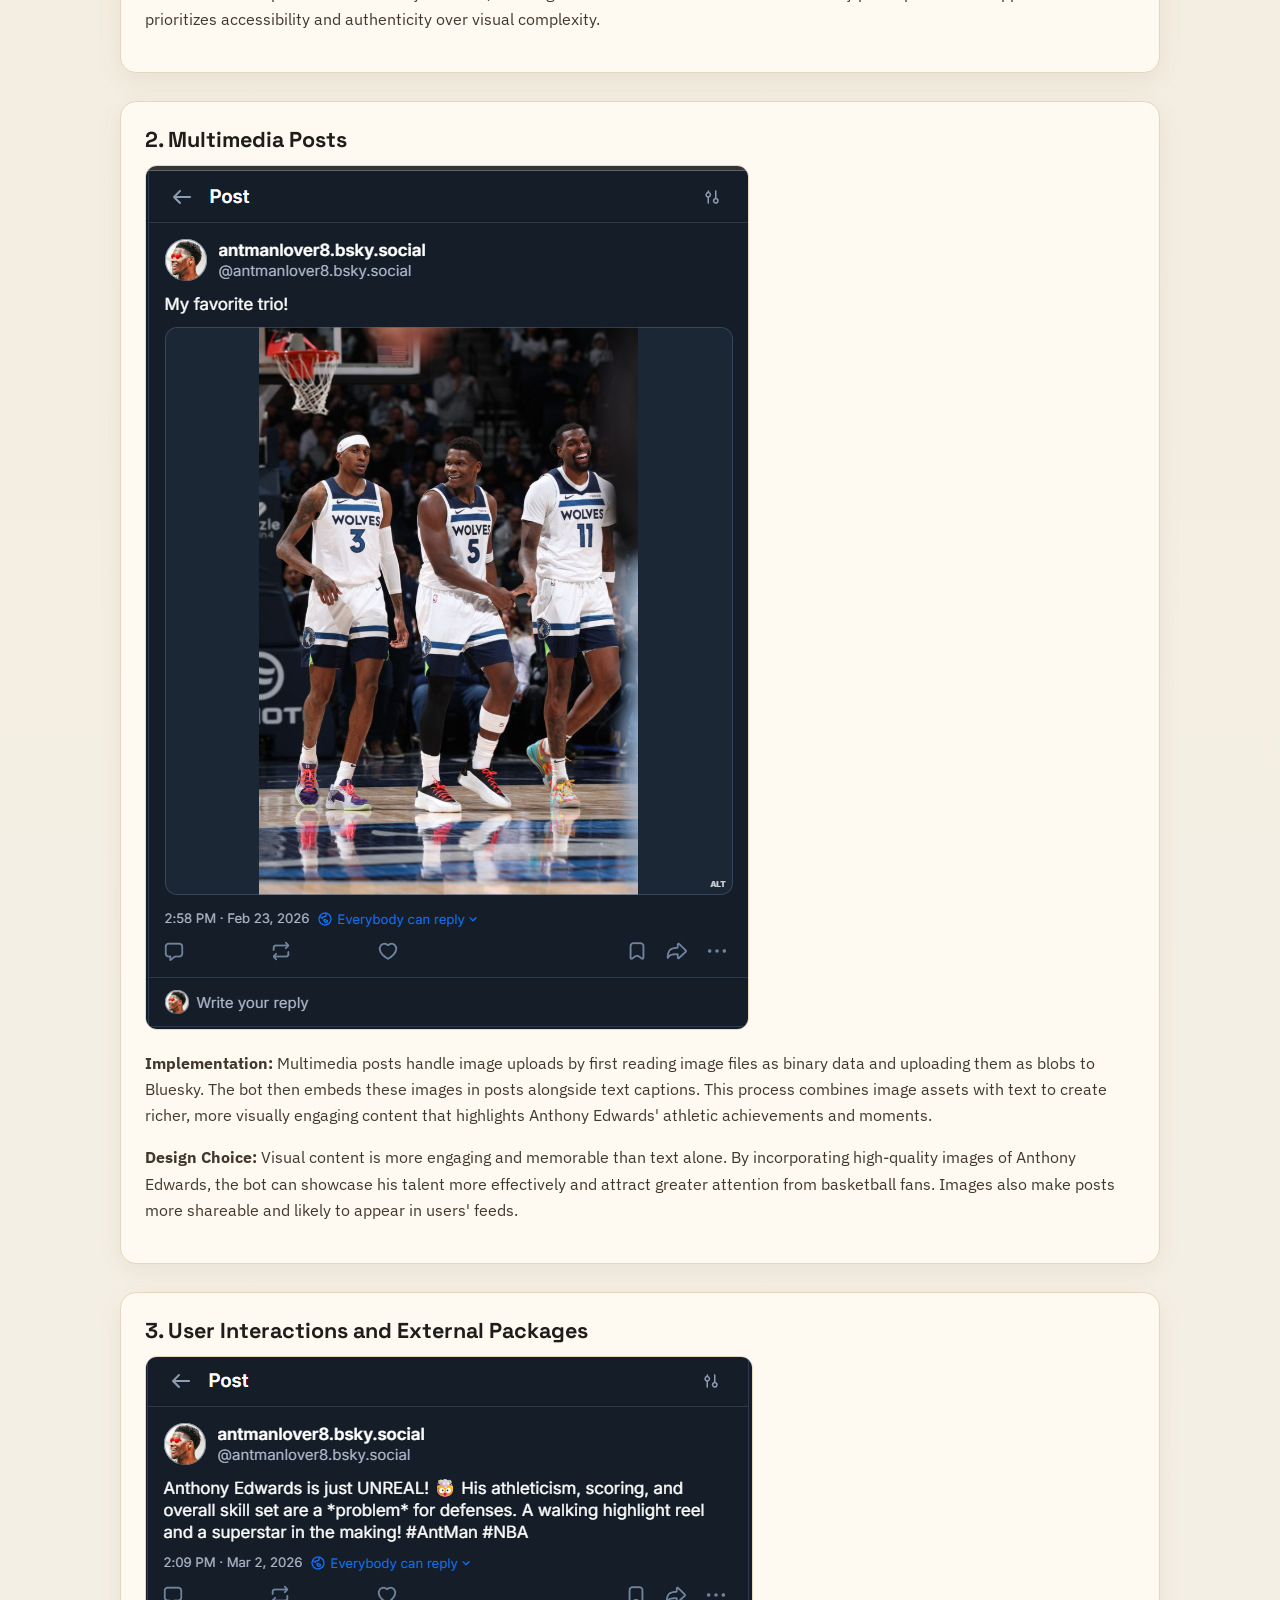
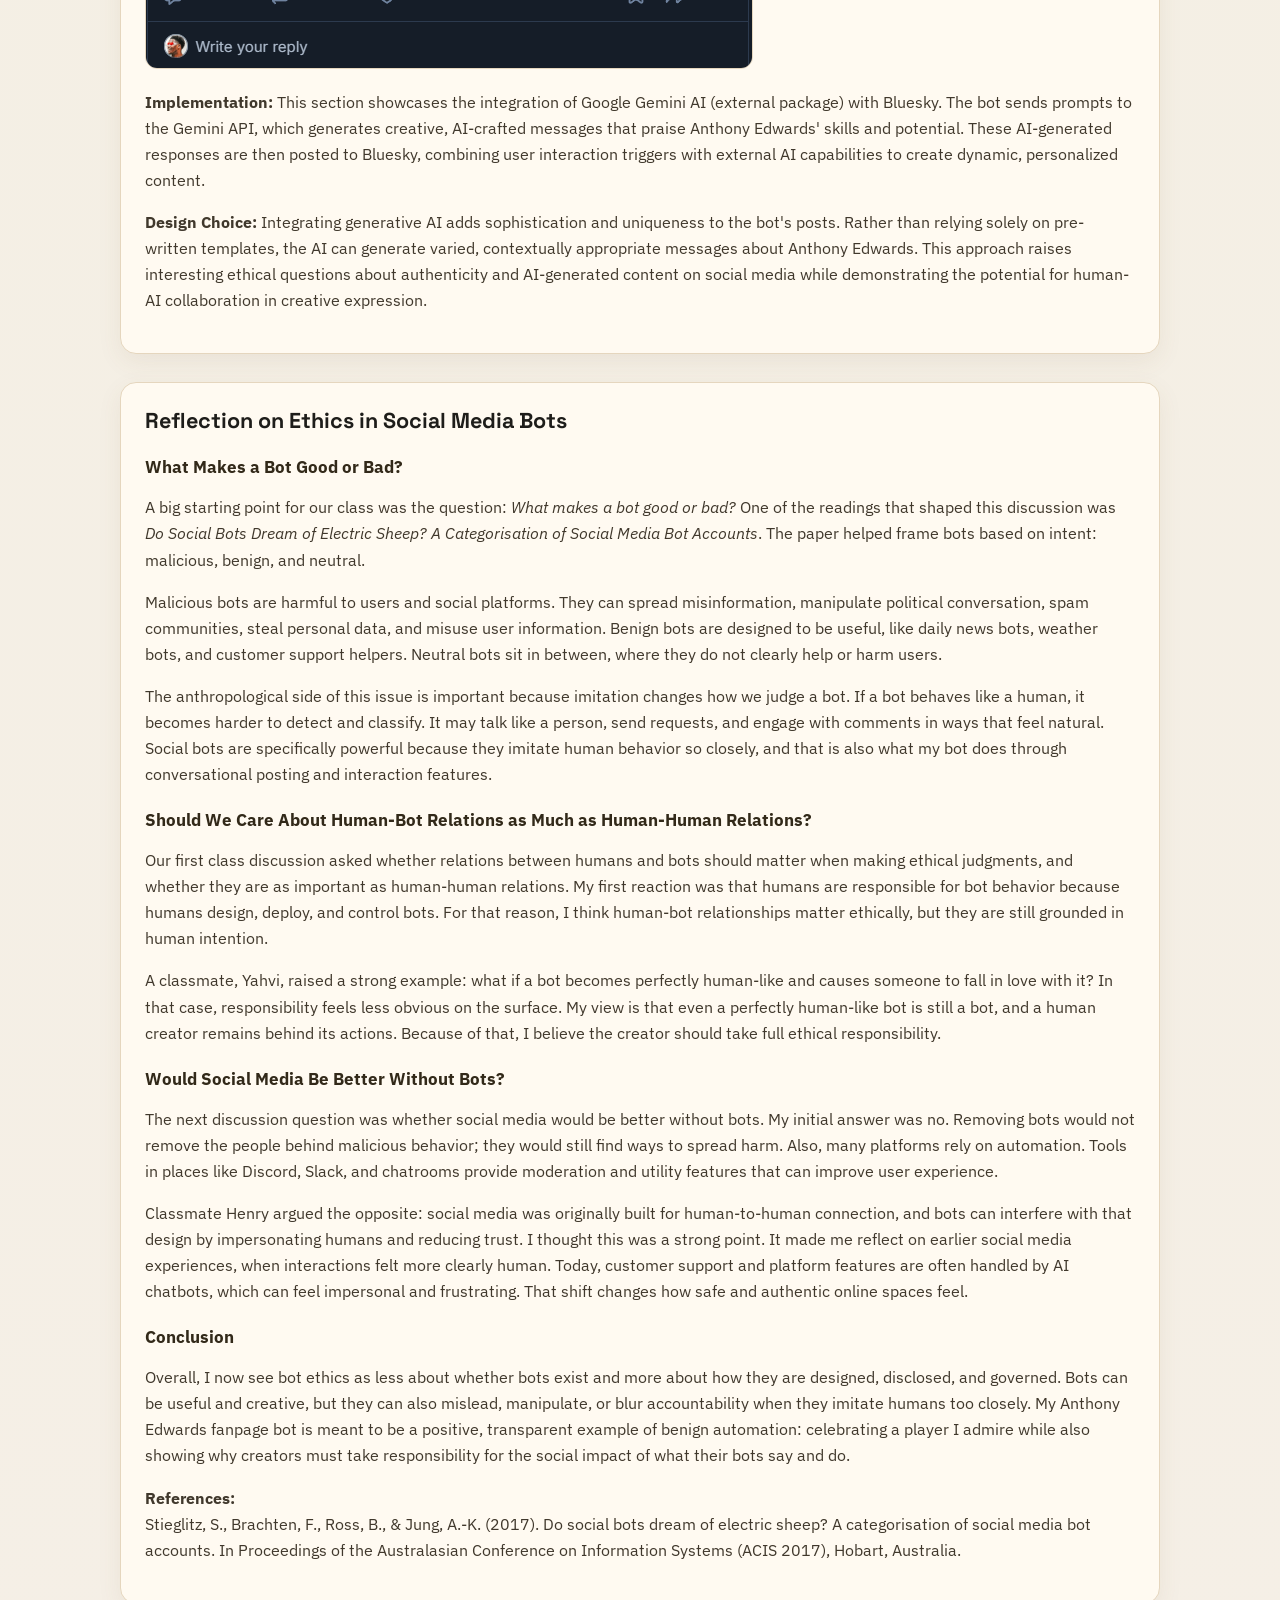
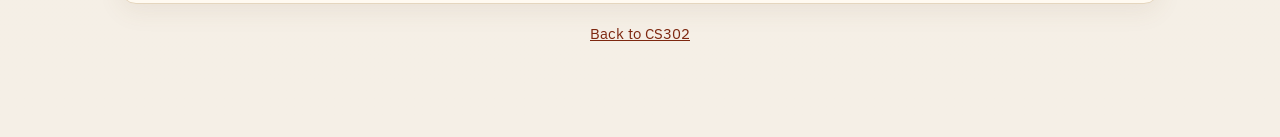
<file: projects/cs302/socialmedia-ethics.html>
<!DOCTYPE html>
<html lang="en">
<head>
    <meta charset="UTF-8">
    <meta name="viewport" content="width=device-width, initial-scale=1.0">
    <title>Social Media x Ethics | Paul Jung</title>
    <link href="../../css/style.css" rel="stylesheet">
    <link rel="preconnect" href="https://fonts.googleapis.com">
    <link rel="preconnect" href="https://fonts.gstatic.com" crossorigin>
    <link href="https://fonts.googleapis.com/css2?family=IBM+Plex+Mono:wght@400;500&family=IBM+Plex+Sans:wght@400;500;600;700&family=Space+Grotesk:wght@500;600;700&display=swap" rel="stylesheet">
</head>
<body class="scheme-page">
    <div class="page">
        <nav class="top-nav">
            <a href="cs302.html">Back to CS302 Projects</a>
        </nav>

        <header class="hero">
            <p class="eyebrow">CS302 Project</p>
            <h1>Social Media x Ethics</h1>
            <p class="subtitle">
                This project examines social bot design through a Bluesky fanpage bot and connects implementation
                choices to ethical questions about imitation, accountability, and trust in online spaces.
            </p>
            <div class="pill-row">
                <span class="pill">ATProto</span>
                <span class="pill">Media Uploads</span>
                <span class="pill">Gemini Integration</span>
                <span class="pill">Bot Ethics</span>
            </div>
        </header>

        <section class="section">
            <h2>The Anthony Edwards Fanpage Bot</h2>
            <p>Visit the bot on Bluesky: <a href="https://bsky.app/profile/antmanlover8.bsky.social" target="_blank" rel="noopener noreferrer">@antmanlover8.bsky.social</a></p>
            <p><strong>Design Rationale:</strong> I chose to create an Anthony Edwards fanpage because I am a huge fan of his basketball talent. I believe more people should be exposed to his greatness in the NBA and realize that he is not too far from becoming the future face of the league. This bot serves as a testament to his skills and potential while exploring the technical capabilities of social media APIs.</p>
        </section>

        <section class="section">
            <h2>1. Text-Only Posts</h2>
            <img
                src="../../img/socialmedia/replyPost.png"
                alt="Bluesky post screenshot showing a text-only reply to another user's post about Anthony Edwards, demonstrating basic text interaction on the platform"
                style="max-width: 100%; height: auto; border-radius: 12px; border: 1px solid #e5d6be;"
            >
            <p><strong>Implementation:</strong> Text-only posts are the most straightforward interaction with Bluesky. The bot uses the ATProto library to send simple text messages directly to the platform. Each post is packaged and communicated with Bluesky's servers to publish immediately. This allows for quick, real-time engagement with the community.</p>
            <p><strong>Design Choice:</strong> Text-only posts form the foundation of the bot's interactions. By starting with simple text replies, the bot can engage with other users' posts about Anthony Edwards, creating conversational moments and community participation. This approach prioritizes accessibility and authenticity over visual complexity.</p>
        </section>

        <section class="section">
            <h2>2. Multimedia Posts</h2>
            <img
                src="../../img/socialmedia/picturePost.png"
                alt="Bluesky post screenshot showing an image of Anthony Edwards with accompanying text caption, demonstrating image upload and embedding functionality"
                style="max-width: 100%; height: auto; border-radius: 12px; border: 1px solid #e5d6be;"
            >
            <p><strong>Implementation:</strong> Multimedia posts handle image uploads by first reading image files as binary data and uploading them as blobs to Bluesky. The bot then embeds these images in posts alongside text captions. This process combines image assets with text to create richer, more visually engaging content that highlights Anthony Edwards' athletic achievements and moments.</p>
            <p><strong>Design Choice:</strong> Visual content is more engaging and memorable than text alone. By incorporating high-quality images of Anthony Edwards, the bot can showcase his talent more effectively and attract greater attention from basketball fans. Images also make posts more shareable and likely to appear in users' feeds.</p>
        </section>

        <section class="section">
            <h2>3. User Interactions and External Packages</h2>
            <img
                src="../../img/socialmedia/genaiPost.png"
                alt="Bluesky post screenshot showing an AI-generated message praising Anthony Edwards, created using Google Gemini API integration"
                style="max-width: 100%; height: auto; border-radius: 12px; border: 1px solid #e5d6be;"
            >
            <p><strong>Implementation:</strong> This section showcases the integration of Google Gemini AI (external package) with Bluesky. The bot sends prompts to the Gemini API, which generates creative, AI-crafted messages that praise Anthony Edwards' skills and potential. These AI-generated responses are then posted to Bluesky, combining user interaction triggers with external AI capabilities to create dynamic, personalized content.</p>
            <p><strong>Design Choice:</strong> Integrating generative AI adds sophistication and uniqueness to the bot's posts. Rather than relying solely on pre-written templates, the AI can generate varied, contextually appropriate messages about Anthony Edwards. This approach raises interesting ethical questions about authenticity and AI-generated content on social media while demonstrating the potential for human-AI collaboration in creative expression.</p>
        </section>

        <section class="section">
            <h2>Reflection on Ethics in Social Media Bots</h2>

            <h3>What Makes a Bot Good or Bad?</h3>
            <p>A big starting point for our class was the question: <em>What makes a bot good or bad?</em> One of the readings that shaped this discussion was <em>Do Social Bots Dream of Electric Sheep? A Categorisation of Social Media Bot Accounts</em>. The paper helped frame bots based on intent: malicious, benign, and neutral.</p>
            <p>Malicious bots are harmful to users and social platforms. They can spread misinformation, manipulate political conversation, spam communities, steal personal data, and misuse user information. Benign bots are designed to be useful, like daily news bots, weather bots, and customer support helpers. Neutral bots sit in between, where they do not clearly help or harm users.</p>
            <p>The anthropological side of this issue is important because imitation changes how we judge a bot. If a bot behaves like a human, it becomes harder to detect and classify. It may talk like a person, send requests, and engage with comments in ways that feel natural. Social bots are specifically powerful because they imitate human behavior so closely, and that is also what my bot does through conversational posting and interaction features.</p>

            <h3>Should We Care About Human-Bot Relations as Much as Human-Human Relations?</h3>
            <p>Our first class discussion asked whether relations between humans and bots should matter when making ethical judgments, and whether they are as important as human-human relations. My first reaction was that humans are responsible for bot behavior because humans design, deploy, and control bots. For that reason, I think human-bot relationships matter ethically, but they are still grounded in human intention.</p>
            <p>A classmate, Yahvi, raised a strong example: what if a bot becomes perfectly human-like and causes someone to fall in love with it? In that case, responsibility feels less obvious on the surface. My view is that even a perfectly human-like bot is still a bot, and a human creator remains behind its actions. Because of that, I believe the creator should take full ethical responsibility.</p>

            <h3>Would Social Media Be Better Without Bots?</h3>
            <p>The next discussion question was whether social media would be better without bots. My initial answer was no. Removing bots would not remove the people behind malicious behavior; they would still find ways to spread harm. Also, many platforms rely on automation. Tools in places like Discord, Slack, and chatrooms provide moderation and utility features that can improve user experience.</p>
            <p>Classmate Henry argued the opposite: social media was originally built for human-to-human connection, and bots can interfere with that design by impersonating humans and reducing trust. I thought this was a strong point. It made me reflect on earlier social media experiences, when interactions felt more clearly human. Today, customer support and platform features are often handled by AI chatbots, which can feel impersonal and frustrating. That shift changes how safe and authentic online spaces feel.</p>

            <h3>Conclusion</h3>
            <p>Overall, I now see bot ethics as less about whether bots exist and more about how they are designed, disclosed, and governed. Bots can be useful and creative, but they can also mislead, manipulate, or blur accountability when they imitate humans too closely. My Anthony Edwards fanpage bot is meant to be a positive, transparent example of benign automation: celebrating a player I admire while also showing why creators must take responsibility for the social impact of what their bots say and do.</p>

            <p><strong>References:</strong><br>Stieglitz, S., Brachten, F., Ross, B., &amp; Jung, A.-K. (2017). Do social bots dream of electric sheep? A categorisation of social media bot accounts. In Proceedings of the Australasian Conference on Information Systems (ACIS 2017), Hobart, Australia.</p>
        </section>

        <p class="footer-note"><a href="cs302.html">Back to CS302</a></p>
    </div>
</body>
</html>
</file>
<file: css/style.css>
/*******************************/
/********* General CSS *********/
/*******************************/
body {
    color: #797979;
    background: #ffffff;
    font-family: 'Montserrat', sans-serif;
}

h1,
h2, 
h3, 
h4,
h5, 
h6 {
    color: #414141;
}

a {
    color: #313131;
    transition: .3s;
}

a:hover,
a:active,
a:focus {
    color: #EF233C;
    outline: none;
    text-decoration: none;
}

.btn:focus,
.form-control:focus {
    box-shadow: none;
}

.container-fluid {
    max-width: 1366px;
}

.btn {
    padding: 12px 25px;
    font-size: 14px;
    font-weight: 600;
    letter-spacing: 1px;
    color: #ffffff;
    background: #EF233C;
    border: 2px solid transparent;
    border-radius: 0;
    box-shadow: inset 0 0 0 50px #EF233C;
    transition: ease-out 0.3s;
    -webkit-transition: ease-out 0.3s;
    -moz-transition: ease-out 0.3s;
}

.btn:hover {
    color: #EF233C;
    background: transparent;
    box-shadow: inset 0 0 0 0 #EF233C;
    border-color: #EF233C;
}

#loader {
    position: fixed;
    top: 0;
    right: 0;
    bottom: 0;
    left: 0;
    display: flex;
    align-items: center;
    justify-content: center;
    background: #ffffff;
    opacity: 0;
    visibility: hidden;
    -webkit-transition: opacity .3s ease-out, visibility 0s linear .3s;
    -o-transition: opacity .3s ease-out, visibility 0s linear .3s;
    transition: opacity .3s ease-out, visibility 0s linear .3s;
    z-index: 999;
}

#loader.show {
    -webkit-transition: opacity .6s ease-out, visibility 0s linear 0s;
    -o-transition: opacity .6s ease-out, visibility 0s linear 0s;
    transition: opacity .6s ease-out, visibility 0s linear 0s;
    visibility: visible;
    opacity: 1;
}

#loader .loader {
    position: relative;
    width: 45px;
    height: 45px;
    border: 5px solid #dddddd;
    border-top: 5px solid #EF233C;
    border-radius: 50%;
    -webkit-animation: spin 2s linear infinite;
    animation: spin 2s linear infinite;
}

@-webkit-keyframes spin {
    0% { -webkit-transform: rotate(0deg); }
    100% { -webkit-transform: rotate(360deg); }
}

@keyframes spin {
    0% { transform: rotate(0deg); }
    100% { transform: rotate(360deg); }
}

.back-to-top {
    position: fixed;
    display: none;
    width: 44px;
    height: 44px;
    padding: 8px 0;
    text-align: center;
    line-height: 1;
    font-size: 22px;
    right: 15px;
    bottom: 15px;
    z-index: 9;
}

.back-to-top i {
    color: #ffffff;
}

.back-to-top:hover i {
    color: #414141;
}


/**********************************/
/*********** Nav Bar CSS **********/
/**********************************/
.navbar {
    position: relative;
    transition: .5s;
    z-index: 999;
}

.navbar.nav-sticky {
    position: fixed;
    top: 0;
    width: 100%;
    box-shadow: 0 2px 5px rgba(0, 0, 0, .3);
}

.navbar .navbar-brand {
    margin: 0;
    font-size: 45px;
    line-height: 0px;
    font-weight: 700;
    letter-spacing: 2px;
    transition: .5s;
    
}

.navbar .navbar-brand img {
    max-width: 100%;
    max-height: 40px;
}

.navbar .dropdown-menu {
    margin-top: 0;
    border: 0;
    border-radius: 0;
    background: #f8f9fa;
}

@media (min-width: 992px) {
    .navbar {
        position: absolute;
        width: 100%;
        padding: 30px 60px;
        background: transparent !important;
        border-bottom: 1px dashed rgba(256, 256, 256, .2);
        z-index: 9;
    }
    
    .navbar.nav-sticky {
        padding: 10px 60px;
        background: #ffffff !important;
    }
    
    .navbar .navbar-brand {
        color: #ffffff;
    }
    
    .navbar.nav-sticky .navbar-brand {
        color: #EF233C;
    }

    .navbar-light .navbar-nav .nav-link,
    .navbar-light .navbar-nav .nav-link:focus {
        padding: 10px 10px 8px 10px;
        color: #ffffff;
        font-size: 15px;
        font-weight: 500;
    }
    
    .navbar-light.nav-sticky .navbar-nav .nav-link,
    .navbar-light.nav-sticky .navbar-nav .nav-link:focus {
        color: #414141;
    }

    .navbar-light .navbar-nav .nav-link:hover,
    .navbar-light .navbar-nav .nav-link.active {
        color: #111111;
    }
    
    .navbar-light.nav-sticky .navbar-nav .nav-link:hover,
    .navbar-light.nav-sticky .navbar-nav .nav-link.active {
        color: #EF233C;
    }
}

@media (max-width: 991.98px) {   
    .navbar {
        padding: 15px;
        background: #ffffff !important;
    }
    
    .navbar .navbar-brand {
        color: #EF233C;
    }
    
    .navbar .navbar-nav {
        margin-top: 15px;
    }
    
    .navbar a.nav-link {
        padding: 5px;
    }
    
    .navbar .dropdown-menu {
        box-shadow: none;
    }
}


/*******************************/
/********** Hero CSS ***********/
/*******************************/
.hero {
    position: relative;
    width: 100%;
    margin-bottom: 45px;
    padding: 120px 0 0 0;
    overflow: hidden;
    background: linear-gradient(rgba(239, 35, 60, .95), rgba(239, 35, 60, .95)), url(../img/hero-bg.jpg);
    background-position: center;
    background-repeat: no-repeat;
    background-size: cover;
}

.hero .container-fluid {
    padding: 0;
}

body.scheme-page {
    --scheme-bg: #f4efe4;
    --scheme-paper: #fffaf1;
    --scheme-ink: #1e1d1a;
    --scheme-muted: #5c5548;
    --scheme-accent: #ba3f1d;
    --scheme-accent-dark: #7d270f;
    --scheme-line: #e5d6be;
    --scheme-tag: #f4e4cb;
    --scheme-card-shadow: 0 18px 34px rgba(75, 48, 24, 0.14);
    margin: 0;
    padding: 0;
    font-family: "IBM Plex Sans", "Segoe UI", sans-serif;
    background:
        radial-gradient(circle at 8% 6%, #fff8ec 0%, transparent 26%),
        radial-gradient(circle at 94% 0%, #f6e5c4 0%, transparent 22%),
        linear-gradient(180deg, #f3ebdc 0%, var(--scheme-bg) 54%, #f5efe6 100%);
    color: var(--scheme-ink);
}

body.scheme-page * {
    box-sizing: border-box;
}

body.scheme-page a {
    color: var(--scheme-accent-dark);
}

body.scheme-page .page {
    max-width: 1080px;
    margin: 0 auto;
    padding: 28px 20px 80px;
}

body.scheme-page .top-nav {
    display: flex;
    justify-content: space-between;
    align-items: center;
    margin-bottom: 26px;
    gap: 12px;
    flex-wrap: wrap;
}

body.scheme-page .top-nav a {
    text-decoration: none;
    font-weight: 700;
    letter-spacing: 0.02em;
}

body.scheme-page .quick-links {
    display: flex;
    gap: 10px;
    flex-wrap: wrap;
}

body.scheme-page .quick-links a {
    display: inline-block;
    font-size: 0.9rem;
    border: 1px solid var(--scheme-line);
    background: var(--scheme-paper);
    padding: 7px 12px;
    border-radius: 999px;
}

body.scheme-page .hero {
    border: 1px solid var(--scheme-line);
    background: linear-gradient(145deg, #fff9ef 0%, #f9edd5 42%, #f8e6c5 100%);
    border-radius: 18px;
    padding: 34px 30px;
    box-shadow: var(--scheme-card-shadow);
    position: relative;
    overflow: hidden;
    margin-bottom: 0;
}

body.scheme-page .hero::after {
    content: "";
    position: absolute;
    width: 360px;
    height: 360px;
    border-radius: 50%;
    right: -140px;
    top: -170px;
    background: radial-gradient(circle, rgba(186, 63, 29, 0.16), rgba(186, 63, 29, 0));
}

body.scheme-page .eyebrow {
    font-size: 0.84rem;
    letter-spacing: 0.12em;
    text-transform: uppercase;
    margin: 0 0 12px;
    color: var(--scheme-accent-dark);
    font-weight: 800;
}

body.scheme-page h1 {
    margin: 0;
    font-family: "Space Grotesk", "Trebuchet MS", sans-serif;
    line-height: 1.04;
    font-size: clamp(1.8rem, 4.8vw, 3.1rem);
    max-width: 900px;
    color: var(--scheme-ink);
}

body.scheme-page .subtitle {
    max-width: 850px;
    color: var(--scheme-muted);
    margin: 14px 0 0;
    font-size: 1.04rem;
    line-height: 1.62;
}

body.scheme-page .pill-row {
    display: flex;
    gap: 10px;
    flex-wrap: wrap;
    margin-top: 18px;
}

body.scheme-page .pill {
    display: inline-block;
    font-size: 0.86rem;
    border: 1px solid var(--scheme-line);
    background: var(--scheme-tag);
    padding: 6px 11px;
    border-radius: 999px;
    font-weight: 600;
}

body.scheme-page .section {
    margin-top: 28px;
    border-radius: 16px;
    background: var(--scheme-paper);
    border: 1px solid var(--scheme-line);
    padding: 24px;
    box-shadow: 0 8px 24px rgba(120, 84, 50, 0.08);
}

body.scheme-page .section h2 {
    margin: 0 0 12px;
    font-family: "Space Grotesk", "Trebuchet MS", sans-serif;
    font-size: 1.35rem;
    color: var(--scheme-ink);
}

body.scheme-page .section h3 {
    margin: 22px 0 10px;
    font-size: 1.04rem;
    color: #322919;
}

body.scheme-page .section p,
body.scheme-page .section li {
    line-height: 1.63;
    color: #40382c;
}

body.scheme-page .grid {
    display: grid;
    grid-template-columns: repeat(auto-fit, minmax(210px, 1fr));
    gap: 14px;
}

body.scheme-page .card {
    border: 1px solid var(--scheme-line);
    border-radius: 12px;
    background: #fffdf7;
    padding: 15px;
}

body.scheme-page .card h3 {
    margin-top: 0;
}

body.scheme-page pre {
    overflow-x: auto;
    background: #241f19;
    color: #f9efe2;
    border-radius: 12px;
    border: 1px solid #3a3025;
    padding: 13px;
    line-height: 1.48;
    margin: 10px 0;
    font-size: 0.92rem;
}

body.scheme-page code {
    font-family: "IBM Plex Mono", "Consolas", monospace;
}

body.scheme-page table {
    width: 100%;
    border-collapse: collapse;
    margin-top: 10px;
}

body.scheme-page th,
body.scheme-page td {
    text-align: left;
    border-bottom: 1px solid var(--scheme-line);
    padding: 10px 8px;
    vertical-align: top;
    font-size: 0.95rem;
}

body.scheme-page th {
    background: #f7ebd6;
    color: #3a2d1a;
}

body.scheme-page .path {
    border-left: 3px solid var(--scheme-accent);
    padding-left: 14px;
    margin: 14px 0;
}

body.scheme-page .footer-note {
    margin-top: 20px;
    text-align: center;
    color: #5d4f3e;
    font-size: 0.92rem;
}

@media (max-width: 720px) {
    body.scheme-page .page {
        padding: 20px 14px 50px;
    }

    body.scheme-page .hero,
    body.scheme-page .section {
        padding: 18px;
    }

    body.scheme-page th,
    body.scheme-page td {
        font-size: 0.9rem;
    }
}

.hero .hero-image {
    position: relative;
    text-align: right;
    padding-right: 75px;
}

.hero .hero-image img {
    max-width: 80%;
    max-height: 80%;
}

.hero .hero-content {
    position: relative;
    padding-left: 75px;
    display: flex;
    align-items: flex-start;
    justify-content: center;
    flex-direction: column;
}

.hero .hero-text p {
    color: #ffffff;
    font-size: 25px;
    font-weight: 600;
    margin-bottom: 15px;
}

.hero .hero-text h1 {
    color: #ffffff;
    font-size: 60px;
    font-weight: 700;
    letter-spacing: 3px;
    margin-bottom: 15px;
}

.hero .hero-text h2 {
    display: inline-block;
    margin: 0;
    height: 35px;
    color: #ffffff;
    font-size: 35px;
    font-weight: 600;
}

.hero .hero-text .typed-text {
    display: none;
}

.hero .hero-text .typed-cursor {
    font-size: 35px;
    font-weight: 300;
    color: #ffffff;
}

.hero .hero-btn .btn {
    margin-top: 35px;
    color: #EF233C;
    background: #ffffff;
    box-shadow: inset 0 0 0 50px #ffffff;
}

.hero .hero-btn .btn:hover {
    color: #ffffff;
    background: transparent;
    box-shadow: inset 0 0 0 0 #ffffff;
    border-color: #ffffff;
}

.hero .hero-btn .btn:first-child {
    margin-right: 10px;
}

@media (max-width: 991.98px) {
    .hero {
        padding-top: 60px;
    }
    
    .hero .hero-content {
        padding: 0 15px;
    }
    
    .hero .hero-text p {
        font-size: 20px;
    }
    
    .hero .hero-text h1 {
        font-size: 45px;
    }
    
    .hero .hero-text h2 {
        font-size: 25px;
        height: 25px;
    }
    
    .hero .hero-btn .btn {
        padding: 12px 30px;
        letter-spacing: 1px;
    }
}

@media (max-width: 767.98px) {
    .hero {
        padding-top: 60px;
        padding-bottom: 60px;
    }
    
    .hero,
    .hero .hero-text,
    .hero .hero-btn {
        width: 100%;
        text-align: center;
    }
    
    .hero .hero-text p {
        font-size: 18px;
    }
    
    .hero .hero-text h1 {
        font-size: 35px;
    }
    
    .hero .hero-text h2 {
        font-size: 22px;
        height: 22px;
    }
    
    .hero .hero-btn .btn {
        padding: 10px 15px;
        letter-spacing: 1px;
    }
}

@media (max-width: 575.98px) {
    .hero .hero-text p {
        font-size: 16px;
    }
    
    .hero .hero-text h1 {
        font-size: 30px;
    }
    
    .hero .hero-text h2 {
        font-size: 18px;
        height: 18px;
    }
    
    .hero .hero-btn .btn {
        padding: 8px 10px;
        letter-spacing: 0;
    }
}


/*******************************/
/******* Section Header ********/
/*******************************/
.section-header {
    position: relative;
    margin-bottom: 45px;
}

.section-header p {
    display: inline-block;
    margin: 0 30px;
    margin-bottom: 10px;
    padding-left: 15px;
    position: relative;
    font-size: 16px;
    font-weight: 600;
    letter-spacing: 1px;
    text-transform: uppercase;
    background: #ffffff;
}

.section-header p::before {
    position: absolute;
    content: "";
    height: 3px;
    top: 11px;
    right: 0;
    left: -30px;
    background: #EF233C;
    z-index: -1;
}

.section-header p::after {
    position: absolute;
    content: "";
    width: 3px;
    height: 3px;
    top: 11px;
    left: 3px;
    background: #EF233C;
    z-index: 1;
}

.section-header h2 {
    margin: 0;
    position: relative;
    font-size: 45px;
    font-weight: 700;
}

@media (max-width: 767.98px) {
    .section-header h2 {
        font-size: 30px;
    }
}


/*******************************/
/********** About CSS **********/
/*******************************/
.about {
    position: relative;
    width: 100%;
    margin: -45px 0 45px 0;
}

.about .col-lg-6 {
    padding: 0;
}

.about .section-header {
    margin-bottom: 30px;
}

.about .about-img {
    position: relative;
    height: 100%;
}

.about .about-img img {
    position: relative;
    width: 100%;
    height: 100%;
    object-fit: cover;
}

.about .about-content {
    padding: 0 60px;
}

.about .about-text p {
    font-size: 16px;
}

.about .skills {
    margin-bottom: 30px;
}

.about .skill-name {
    margin-top: 15px;
}

.about .skill-name p {
    display: inline-block;
    margin-bottom: 5px;
    font-size: 16px;
    font-weight: 400;
}

.about .skill-name p:last-child {
    float: right;
}

.about .progress {
    height: 10px;
    border-radius: 10px;
    background: #dddddd;
}

.about .progress .progress-bar {
    width: 0px;
    background: #EF233C;
    border-radius: 10px;
    transition: 2s;
}

.about .about-text a.btn {
    margin-top: 15px;
}

@media (max-width: 991.98px) {
    .about .about-content {
        padding: 45px 15px 0 15px;
    }
}


/*******************************/
/******* Experience CSS ********/
/*******************************/
.experience {
    position: relative;
    padding: 45px 0 15px 0;
}

.experience .timeline {
    position: relative;
    width: 100%;
}

.experience .timeline::after {
    content: '';
    position: absolute;
    width: 2px;
    background: #EF233C;
    top: 0;
    bottom: 0;
    left: 50%;
    margin-left: -1px;
}

.experience .timeline .timeline-item {
    position: relative;
    background: inherit;
    width: 50%;
    margin-bottom: 30px;
}

.experience .timeline .timeline-item.left {
    left: 0;
    padding-right: 30px;
}

.experience .timeline .timeline-item.right {
    left: 50%;
    padding-left: 30px;
}

.experience .timeline .timeline-item::after {
    content: '';
    position: absolute;
    width: 16px;
    height: 16px;
    top: 48px;
    right: -8px;
    background: #ffffff;
    border: 2px solid #EF233C;
    border-radius: 16px;
    z-index: 1;
}

.experience .timeline .timeline-item.right::after {
    left: -8px;
}

.experience .timeline .timeline-item::before {
  content: '';
  position: absolute;
  width: 0;
  height: 0;
  top: 46px;
  right: 11px;
  z-index: 1;
  border: 10px solid;
  border-color: transparent transparent transparent #dddddd;
}

.experience .timeline .timeline-item.right::before {
  left: 11px;
  border-color: transparent #dddddd transparent transparent;
}

.experience .timeline .timeline-date {
    position: absolute;
    width: 100%;
    top: 44px;
    font-size: 16px;
    font-weight: 600;
    color: #EF233C;
    text-transform: uppercase;
    letter-spacing: 1px;
    z-index: 1;
}

.experience .timeline .timeline-item.left .timeline-date {
    text-align: left;
    left: calc(100% + 55px);
}

.experience .timeline .timeline-item.right .timeline-date {
    text-align: right;
    right: calc(100% + 55px);
}

.experience .timeline .timeline-text {
    padding: 30px;
    background: #ffffff;
    position: relative;
    border-right: 5px solid #dddddd;
    box-shadow: 0 0 60px rgba(0, 0, 0, .08);
}

.experience .timeline .timeline-item.right .timeline-text {
    border-right: none;
    border-left: 5px solid #dddddd;
}

.experience .timeline .timeline-text h2 {
    margin: 0 0 5px 0;
    font-size: 22px;
    font-weight: 600;
}

.experience .timeline .timeline-text h4 {
    margin: 0 0 10px 0;
    font-size: 16px;
    font-style: italic;
    font-weight: 400;
}

.experience .timeline .timeline-text p {
    margin: 0;
    font-size: 16px;
}

@media (max-width: 767.98px) {
    .experience .timeline::after {
        left: 8px;
    }

    .experience .timeline .timeline-item {
        width: 100%;
        padding-left: 38px;
    }
    
    .experience .timeline .timeline-item.left {
        padding-right: 0;
    }
    
    .experience .timeline .timeline-item.right {
        left: 0%;
        padding-left: 38px;
    }

    .experience .timeline .timeline-item.left::after, 
    .experience .timeline .timeline-item.right::after {
        left: 0;
    }
    
    .experience .timeline .timeline-item.left::before,
    .experience .timeline .timeline-item.right::before {
        left: 18px;
        border-color: transparent #dddddd transparent transparent;
    }
    
    .experience .timeline .timeline-item.left .timeline-date,
    .experience .timeline .timeline-item.right .timeline-date {
        position: relative;
        top: 0;
        right: auto;
        left: 0;
        text-align: left;
        margin-bottom: 10px;
    }
    
    .experience .timeline .timeline-item.left .timeline-text,
    .experience .timeline .timeline-item.right .timeline-text {
        border-right: none;
        border-left: 5px solid #dddddd;
    }
}


/*******************************/
/********* Service CSS *********/
/*******************************/
.service {
    position: relative;
    width: 100%;
    padding: 45px 0 15px 0;
}

.service .service-item {
    position: relative;
    margin-bottom: 30px;
    display: flex;
    align-items: center;
    box-shadow: inset 0 0 0 0 transparent;
    transition: ease-out 0.5s;
}

.service .service-item:hover {
    box-shadow: inset 800px 0 0 0 #EF233C;
}

.service .service-icon {
    position: relative;
    width: 150px;
    min-height: 150px;
    display: flex;
    align-items: center;
    justify-content: center;
    border: 1px solid #EF233C;
    background: #ffffff;
}

.service .service-icon i {
    position: relative;
    font-size: 60px;
    color: #EF233C;
    transition: .3s;
}

.service .service-item:hover i {
    font-size: 75px;
}

.service .service-text {
    position: relative;
    width: calc(100% - 120px);
    padding: 0 30px;
}

.service .service-text h3 {
    margin-bottom: 10px;
    font-size: 20px;
    font-weight: 600;
    transition: 1s;
}

.service .service-text p {
    margin: 0;
    font-size: 16px;
    transition: 1s;
}

.service .service-item:hover .service-text h3,
.service .service-item:hover .service-text p {
    color: #ffffff;
}

@media (max-width: 575.98px) {
    .service .service-text h3 {
        font-size: 16px;
        margin-bottom: 5px;
    }
    
    .service .service-text p {
        font-size: 14px;
    }
}


/*******************************/
/******** Portfolio CSS ********/
/*******************************/
.portfolio {
    position: relative;
    padding: 45px 0 15px 0;
}

.portfolio #portfolio-filter {
    padding: 0;
    margin: -15px 0 25px 0;
    list-style: none;
    font-size: 0;
    text-align: center;
}

.portfolio #portfolio-filter li {
    cursor: pointer;
    display: inline-block;
    margin: 5px;
    padding: 6px 12px;
    font-size: 14px;
    font-weight: 600;
    color: #ffffff;
    background: #EF233C;
    border: 2px solid transparent;
    border-radius: 0;
    box-shadow: inset 0 0 0 50px #EF233C;
    transition: ease-out 0.3s;
    -webkit-transition: ease-out 0.3s;
    -moz-transition: ease-out 0.3s;
}

.portfolio #portfolio-filter li:hover,
.portfolio #portfolio-filter li.filter-active {
    color: #EF233C;
    background: transparent;
    box-shadow: inset 0 0 0 0 #EF233C;
    border-color: #EF233C;
}

.portfolio .portfolio-item {
    position: relative;
}

.portfolio .portfolio-wrap {
    position: relative;
    width: 100%;
}

.portfolio .portfolio-img {
    position: relative;
    overflow: hidden;
}

.portfolio .portfolio-img img {
    position: relative;
    width: 100%; 
    height: 100%; 
    object-fit: cover;
    transform: scale(1.1);
    transition: .5s;
}

.portfolio .portfolio-item:hover img {
    margin-left: 15px;
}

.portfolio .portfolio-text {
    position: relative;
    height: 60px;
    width: calc(100% - 30px);
    margin: -30px 15px 30px 15px;
    display: flex;
    align-items: center;
    background: #ffffff;
    box-shadow: 0 0 15px rgba(0, 0, 0, .12);
}

.portfolio .portfolio-text h3 {
    width: calc(100% - 70px);
    font-size: 18px;
    font-weight: 600;
    margin: 0 0 0 15px;
    white-space: nowrap;
    overflow: hidden;
}

.portfolio .portfolio-text a.btn {
    width: 50px;
    height: 50px;
    padding: 0 0 2px 1px;
    display: flex;
    align-items: center;
    justify-content: center;
    font-size: 45px;
    font-weight: 100;
}

.portfolio .portfolio-item:hover a.btn {
    color: #EF233C;
    background: transparent;
    box-shadow: inset 0 0 0 0 #EF233C;
    border-color: #EF233C;
}

/*******************************/
/********* Contact CSS *********/
/*******************************/
.contact {
    position: relative;
    width: 100%;
    margin: 45px 0;
    background: #EF233C;
}

.contact .container-fluid {
    background: url(../img/contact.jpg) left center no-repeat;
    background-size: contain;
}

.contact .contact-form {
    position: relative;
    padding: 90px 0 90px 45px;
    background: #EF233C;
}

.contact .contact-form input {
    color: #ffffff;
    padding: 15px 0;
    background: none;
    border-radius: 0;
    border: none;
    border-bottom: 1px solid rgba(256, 256, 256, .5);
}

.contact .contact-form textarea {
    color: #ffffff;
    height: 90px;
    padding: 15px 0;
    background: none;
    border-radius: 0;
    border: none;
    border-bottom: 1px solid rgba(256, 256, 256, .5);
}

.contact .contact-form .form-control::placeholder {
    color: #ffffff;
    opacity: 1;
}

.contact .contact-form .form-control:-ms-input-placeholder,
.contact .contact-form .form-control::-ms-input-placeholder {
    color: #ffffff;
}

.contact .contact-form .btn {
    margin-top: 35px;
    color: #EF233C;
    background: #ffffff;
    box-shadow: inset 0 0 0 50px #ffffff;
}

.contact .contact-form .btn:hover {
    color: #ffffff;
    background: transparent;
    box-shadow: inset 0 0 0 0 #ffffff;
    border-color: #ffffff;
}

.contact .help-block ul {
    margin: 0;
    padding: 0;
    list-style-type: none;
    font-size: 14px;
    font-style: italic;
    color: #ffffff;
}

@media (max-width: 767.98px) {
    .contact .container-fluid {
        background: none;
    }
    
    .contact .contact-form {
        padding: 90px 0;
    }
}

/*******************************/
/********* Footer CSS **********/
/*******************************/
.footer {
    position: relative;
    margin-top: 45px;
    background: #EF233C;
}

.footer .container-fluid {
    padding: 60px 0 0 0;
}

.footer .footer-info {
    position: relative;
    width: 100%;
    text-align: center;
}

.footer .footer-info h2 {
    margin-bottom: 20px;
    font-size: 30px;
    font-weight: 700;
    color: #ffffff;
}

.footer .footer-info h3 {
    margin-bottom: 25px;
    font-size: 22px;
    font-weight: 600;
    color: #ffffff;
}

.footer .footer-menu {
    width: 100%;
    display: flex;
    justify-content: center;
}

.footer .footer-menu p {
    color: #ffffff;
    font-size: 22px;
    font-weight: 600;
    line-height: 20px;
    padding: 0 15px;
    border-right: 1px solid #ffffff;
}

.footer .footer-menu p:last-child {
    border: none;
}

.footer .footer-social {
    position: relative;
    margin-top: 15px;
}

.footer .footer-social a {
    display: inline-block;
}

.footer .footer-social a i {
    margin-right: 15px;
    font-size: 20px;
    color: #ffffff;
    transition: .3s;
}

.footer .footer-social a:last-child i {
    margin: 0;
}

.footer .footer-social a:hover i {
    color: #414141;
}

.footer .copyright {
    position: relative;
    text-align: center;
    margin-top: 30px;
    padding-top: 25px;
    padding-bottom: 25px;
}

.footer .copyright::before {
    position: absolute;
    content: "";
    width: 50%;
    height: 1px;
    top: 0;
    left: 25%;
    background: rgba(256, 256, 256, .2);
}

.footer .copyright p {
    margin: 0;
    color: #ffffff;
}

.footer .copyright .col-md-6:last-child p {
    text-align: right;
}

.footer .copyright p a {
    color: #ffffff;
    font-weight: 600;
}

.footer .copyright p a:hover {
    color: #414141;
}

@media (max-width: 575.98px) {
    .footer .footer-info h2 {
        margin-bottom: 20px;
        font-size: 20px;
        font-weight: 600;
    }

    .footer .footer-info h3 {
        margin-bottom: 20px;
        font-size: 16px;
    }

    .footer .footer-menu p {
        font-size: 16px;
        line-height: 16px;
        padding: 0 5px;
    }
}

.project-card {
    display: flex;
    gap: 40px;
    align-items: center;
    max-width: 900px;
    margin: 0 auto;
    padding: 30px;
    border-radius: 12px;
    background-color: #f9f9f9;
    box-shadow: 0 8px 20px rgba(0, 0, 0, 0.08);
    flex-wrap: wrap;
}

.project-image {
    width: 300px;
    max-width: 100%;
    border-radius: 10px;
}

.project-content {
    flex: 1;
}

.project-content h2 {
    margin-top: 0;
}

.project-content p {
    line-height: 1.6;
}
</file>
